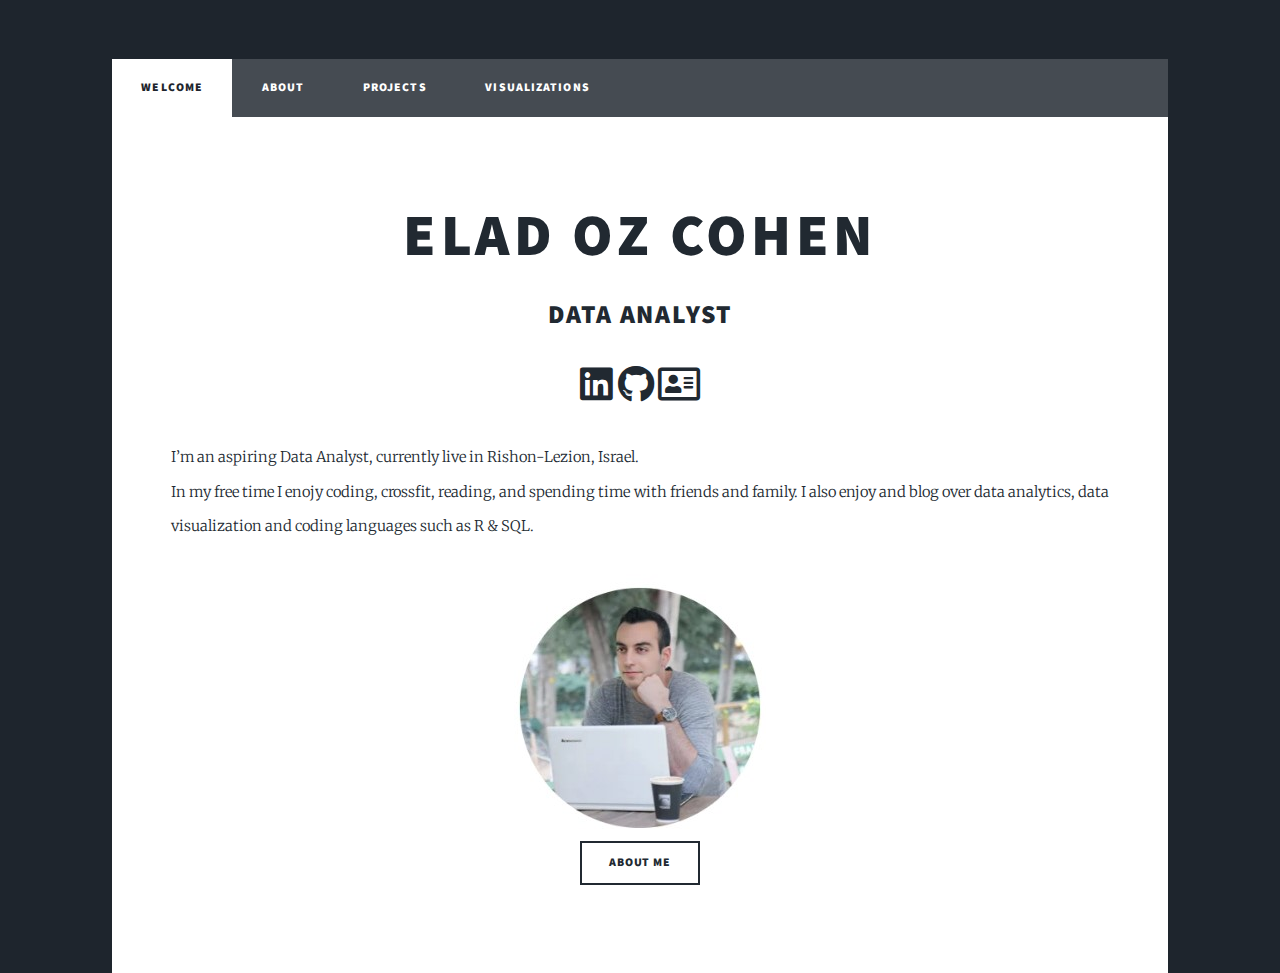
<file: index.html>
<!DOCTYPE HTML>
<!--
	TO CHANGE THE SIZE OF MY ICONS, GO TO THE: "main.css" file and tinger with the following parameter:
			ul.icons li .icon:before {
				width: 2.25rem;
				height: 2.25rem;
-->
<html>
	<head>
		<title> Welcome | Personal Website of Elad Oz Cohen, Data Analyst.</title>
		<meta charset="utf-8" />
		<meta name="viewport" content="width=device-width, initial-scale=1, user-scalable=no" />
		<link rel="stylesheet" href="assets/css/main.css" />
		<noscript><link rel="stylesheet" href="assets/css/noscript.css" /></noscript>
	</head>
	<body class="is-preload">

		<!-- Wrapper -->  
			

				<!-- Header -->
					<header id="header">
					</header>



					
				<!-- Nav --> <!-- THIS IS THE TABS AT THE TOP-RIGHT -->
					<nav id="nav">
						<ul class="links">
							<li class="active"><a href="index.html">Welcome</a></li>
							<li><a href="About.html">About</a></li>
							<li><a href="Projects.html">Projects</a></li>
							<li><a href="Visualizations.html">Visualizations</a></li>
							<!-- <li><a href="Publications.html">Publications</a></li> -->
						</ul>


						
					</nav>

				<!-- Main -->
					<div id="main">

						<!-- Featured Post -->
							<article class="post featured">
								
								
								<header class="main">
									<h1><a href="#">Elad Oz Cohen</a></h1>
								</header>



								<header class="main">	
									<h2><a> Data Analyst</a></h2>
								</header>



								<ul class="icons"> <!-- THIS IS THE SOCIAL MEDIA ICONS AND CV ON THE TOP-LEFT-->
									<li>
									  <a href="https://www.linkedin.com/in/elad-oz-cohen/" class="icon brands fa-linkedin">
										<span class="label">linkedin</span>
									  </a>
									  <a href="https://github.com/EladOzCohen" class="icon brands fa-github">
										<span class="label">GitHub</span>
									  </a> 
									  <a href="images/EladOzCohenCV.pdf" class="icon web fa-address-card"> 
										<span class="icon"></span>
									  </a>
									</li>
								  </ul>
								 

									<p> I’m an aspiring Data Analyst, currently live in Rishon-Lezion, Israel.<br>
									   In my free time I enojy coding, crossfit, reading, and spending time with friends and family.
									   I also enjoy and blog over data analytics, data visualization and coding languages such as R & SQL.
    								</p>
								</header>
								<a href="" class="image"><img src="images/profile_corruped.jpg" alt="" /></a>
								<ul class="actions special">
									<li><a href="About.html" class="button medium">About Me</a></li>
								</ul>
							</article>






		<!-- Scripts -->
			<script src="assets/js/jquery.min.js"></script>
			<script src="assets/js/jquery.scrollex.min.js"></script>
			<script src="assets/js/jquery.scrolly.min.js"></script>
			<script src="assets/js/browser.min.js"></script>
			<script src="assets/js/breakpoints.min.js"></script>
			<script src="assets/js/util.js"></script>
			<script src="assets/js/main.js"></script>

	</body>
</html>
</file>
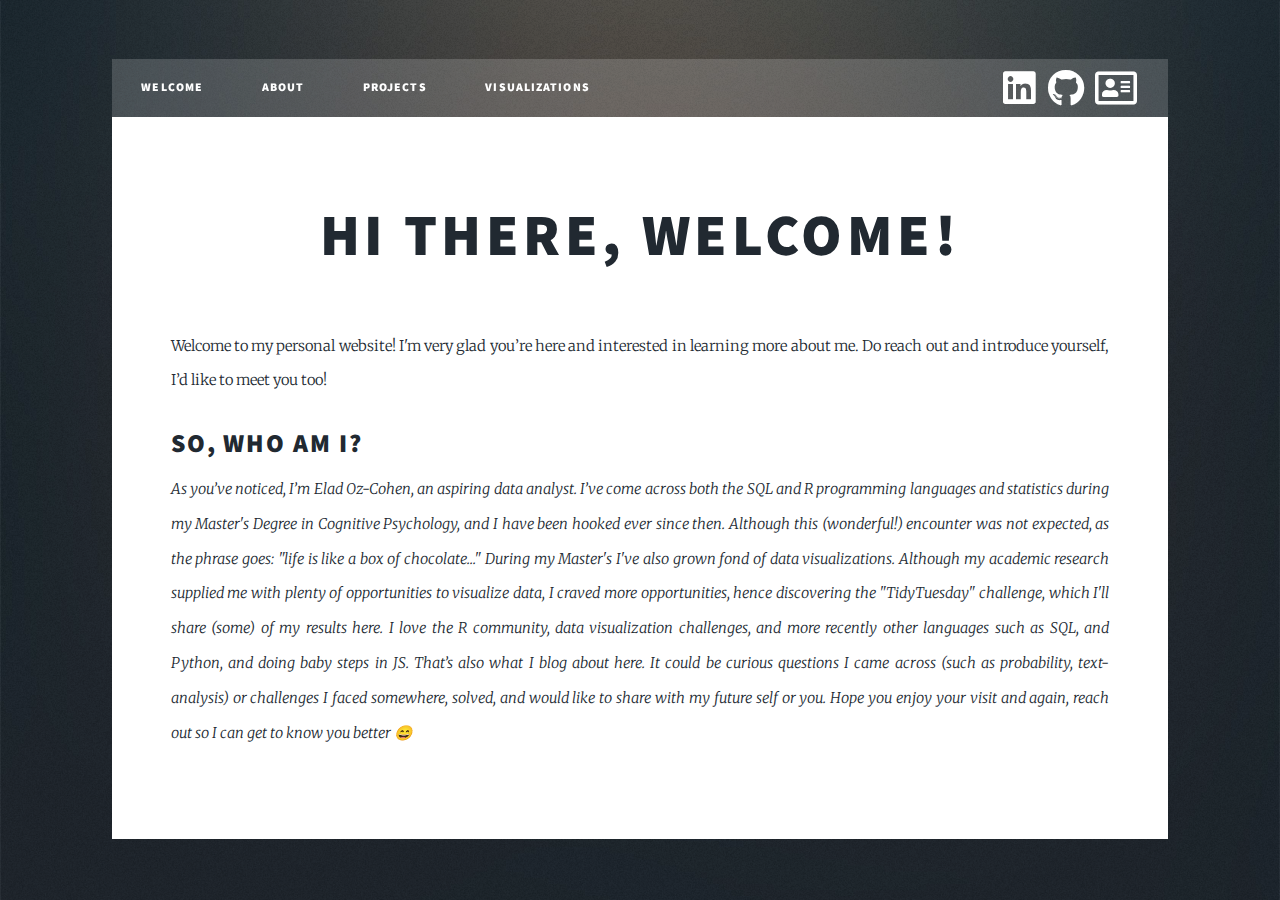
<file: About.html>
<!DOCTYPE HTML>
<!--
	Massively by HTML5 UP
	html5up.net | @ajlkn
	Free for personal and commercial use under the CCA 3.0 license (html5up.net/license)
-->
<html>
	<head>
		<title>Elements Reference - Massively by HTML5 UP</title>
		<meta charset="utf-8" />
		<meta name="viewport" content="width=device-width, initial-scale=1, user-scalable=no" />
		<link rel="stylesheet" href="assets/css/main.css" />
		<noscript><link rel="stylesheet" href="assets/css/noscript.css" /></noscript>
	</head>
	<body class="is-preload">


		<!-- Wrapper -->
		<div id="wrapper">

			<!-- Header -->
			<header id="header">
			</header>



				<!-- Nav -->
				<nav id="nav">
					<ul class="links">
						<li><a href="index.html">Welcome</a></li>
						<li><class="active"><a href="About.html">About</a></li>
						<li><a href="Projects.html">Projects</a></li>
						<li><a href="Visualizations.html">Visualizations</a></li>
						<!-- <li><a href="Publications.html">Publications</a></li> -->
						
					</ul>
					<ul class="icons"> <!-- THIS IS THE SOCIAL MEDIA ICONS AND CV ON THE TOP-LEFT-->
						<li><a href="https://www.linkedin.com/in/elad-oz-cohen/" class="icon brands fa-linkedin"><span class="label"></span></a></li>
						<li><a href="https://github.com/EladOzCohen" class="icon brands fa-github "></a><span class="label"></span></a></li>
						<li><a href="images/EladOzCohenCV.pdf" class="icon web fa-address-card"></a><span class="label"></span></a></li>
					</ul>
				</nav>



				<!-- Main -->
					<div id="main">

						<!-- Post -->
							<section class="post">
								<header class="major">
									<h2>Hi There, Welcome!</h2>
								</header>
								<p>Welcome to my personal website! I'm very glad you’re here and interested in learning more about me. Do reach out and introduce yourself, I’d like to meet you too!</p>









		<!-- About Me --> 


								<header>
									<h2> So, who am i?</h2>
									<p>								
										As you’ve noticed, I’m Elad Oz-Cohen, an aspiring data analyst. I’ve come across both the SQL and R programming languages and statistics during my Master's Degree in Cognitive Psychology,
										 and I have been hooked ever since then. Although this (wonderful!) encounter was not expected, as the phrase goes: "life is like a box of chocolate..."
										During my Master's I've also grown fond of data visualizations. Although my academic research supplied me with plenty of opportunities to visualize data, I craved more opportunities,
										 hence discovering the "TidyTuesday" challenge, which I'll share (some) of my results here. I love the R community, data visualization challenges, 
										 and more recently other languages such as SQL, and Python, and doing baby steps in JS.
										
										That’s also what I blog about here. It could be curious questions I came across (such as probability, text-analysis) or challenges I faced somewhere, solved, 
										and would like to share with my future self or you.
										
										Hope you enjoy your visit and again, reach out so I can get to know you better 😄
									</p>
						</body>
				</div>






		<!-- Scripts -->
		<script src="assets/js/jquery.min.js"></script>
		<script src="assets/js/jquery.scrollex.min.js"></script>
		<script src="assets/js/jquery.scrolly.min.js"></script>
		<script src="assets/js/browser.min.js"></script>
		<script src="assets/js/breakpoints.min.js"></script>
		<script src="assets/js/util.js"></script>
		<script src="assets/js/main.js"></script>

</body>
</html>
</file>
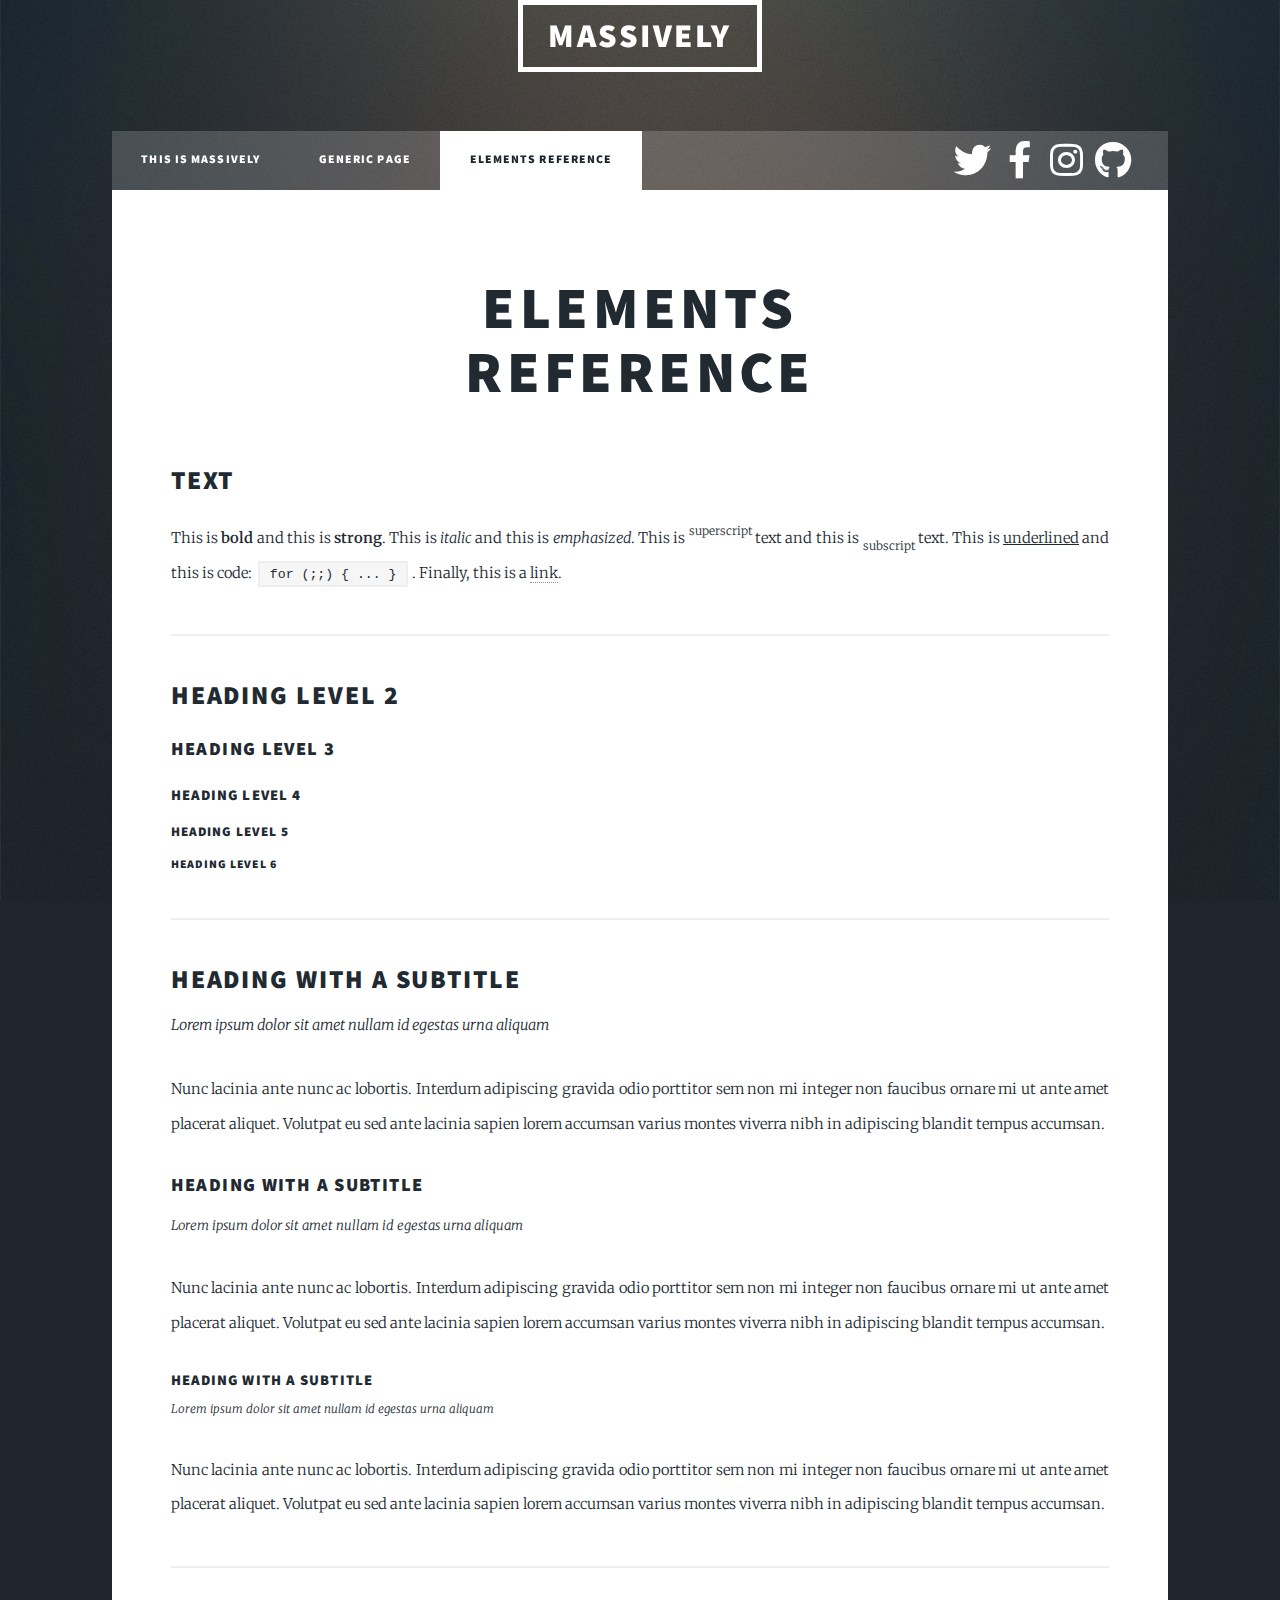
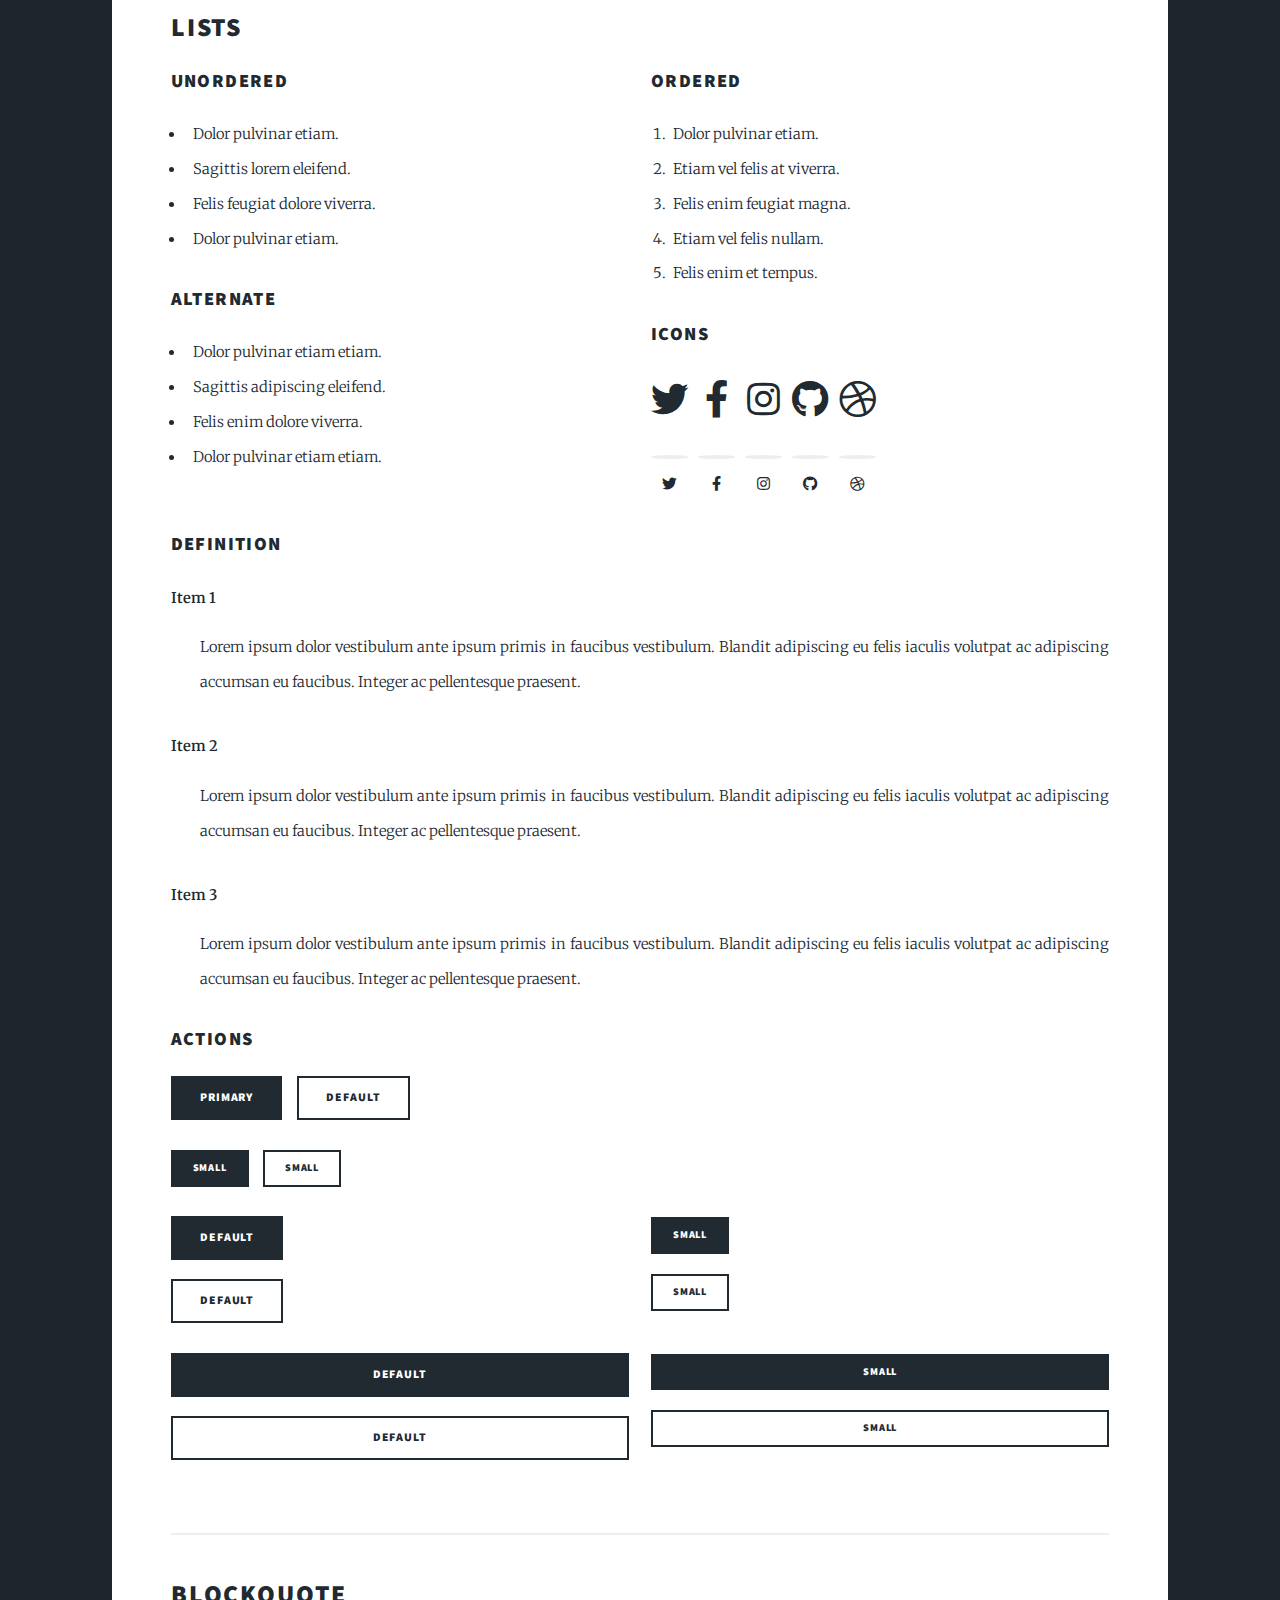
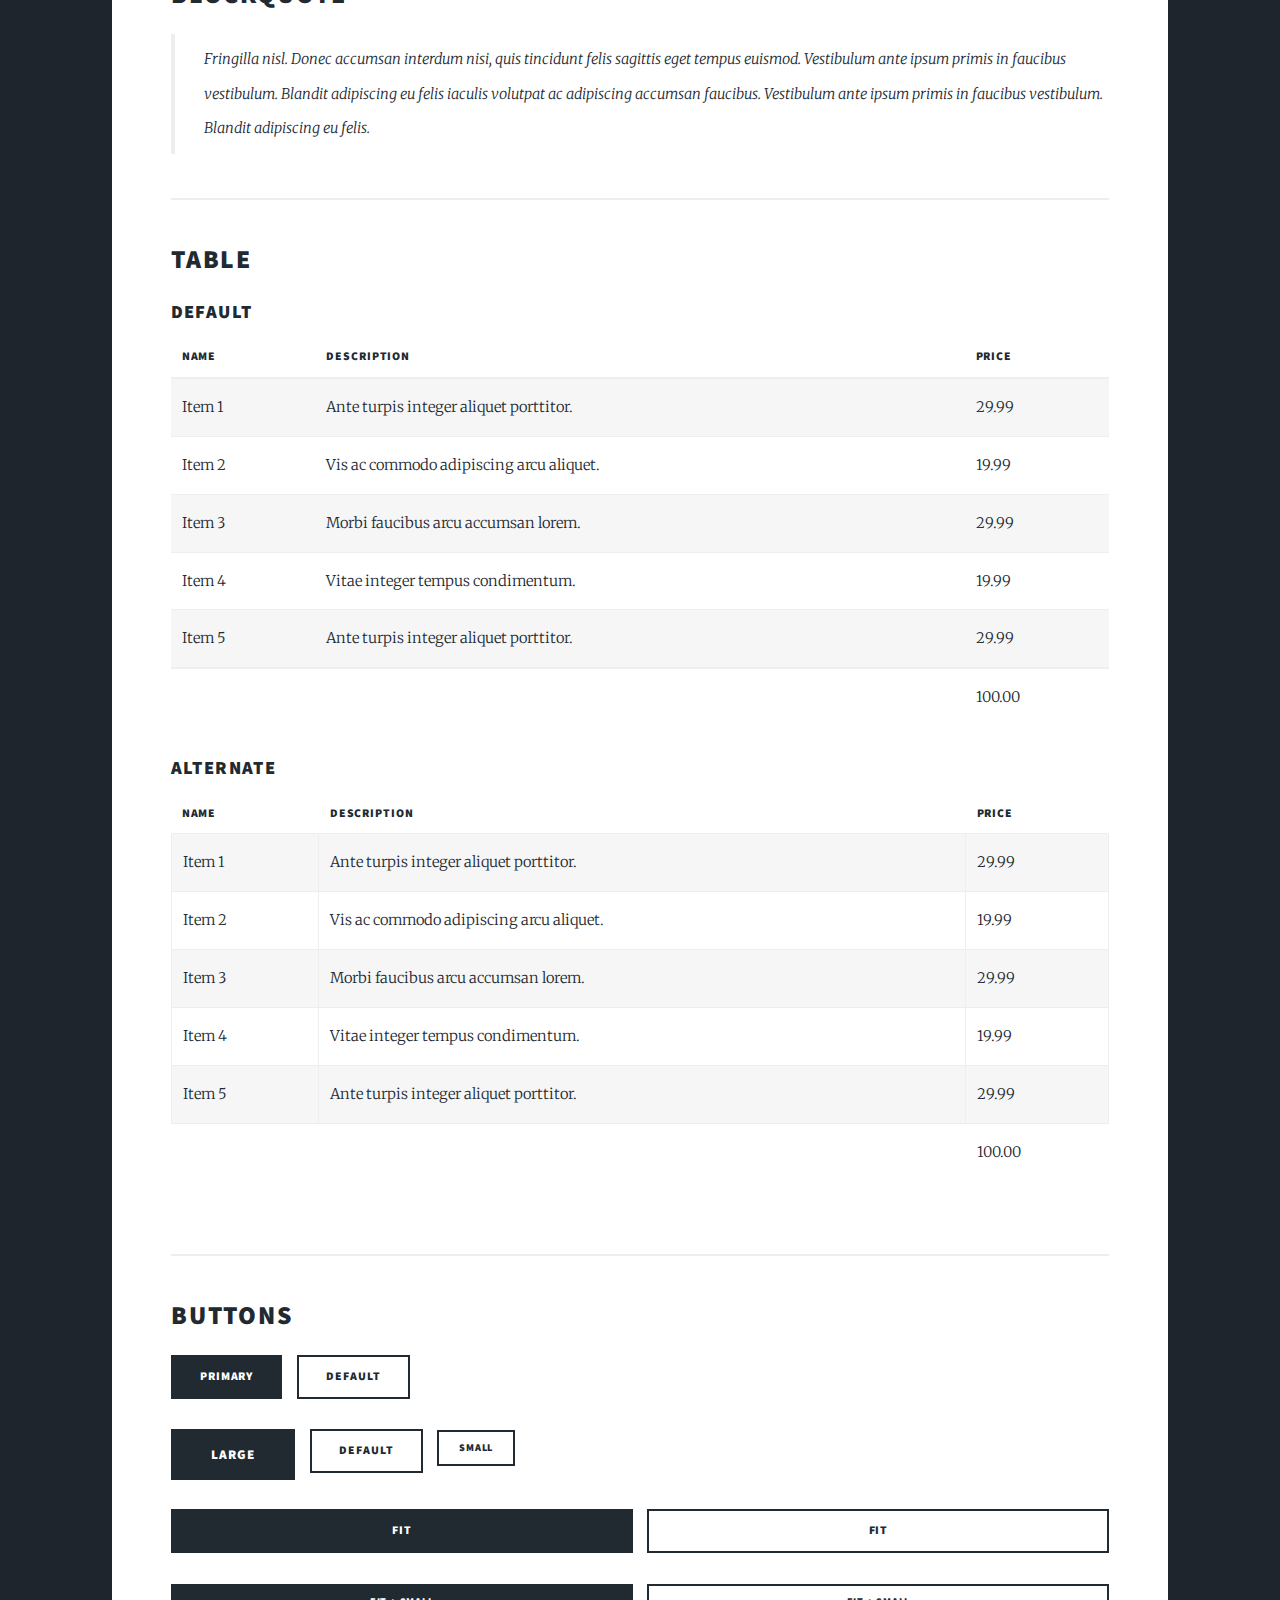
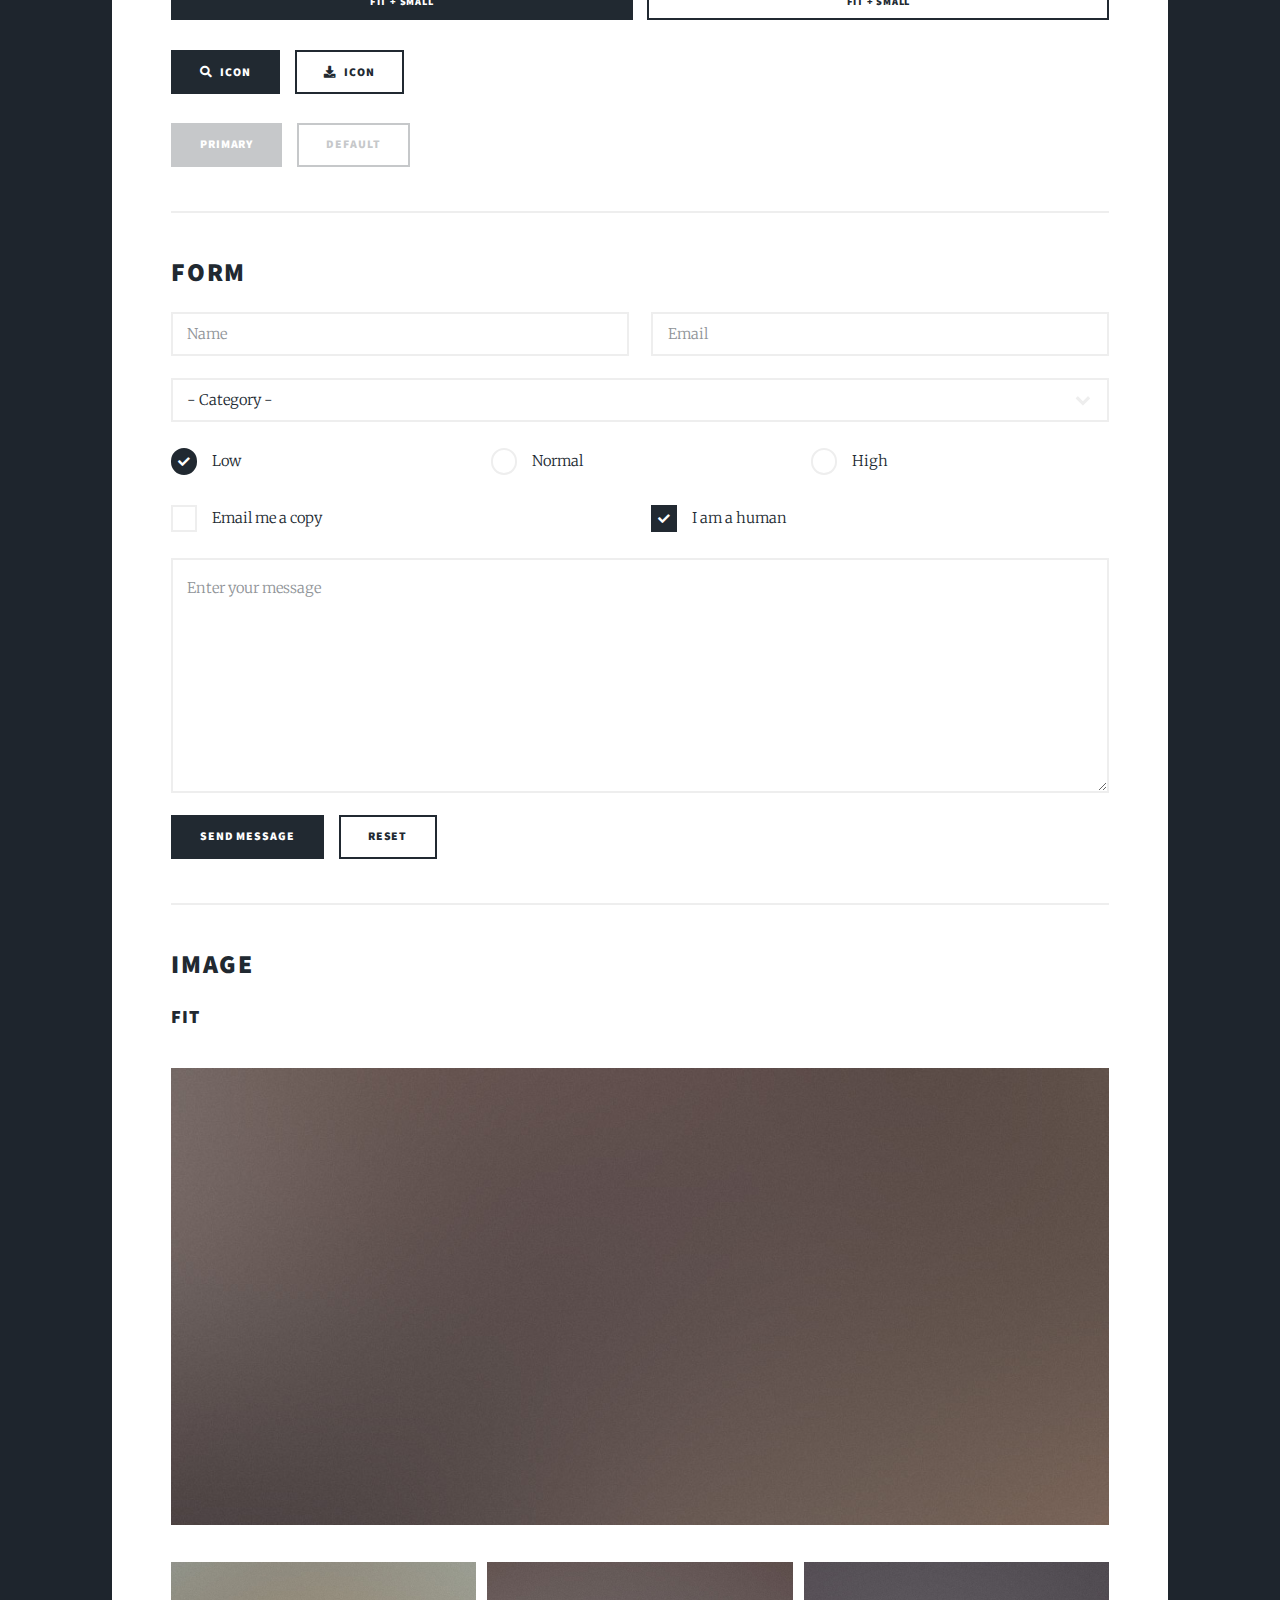
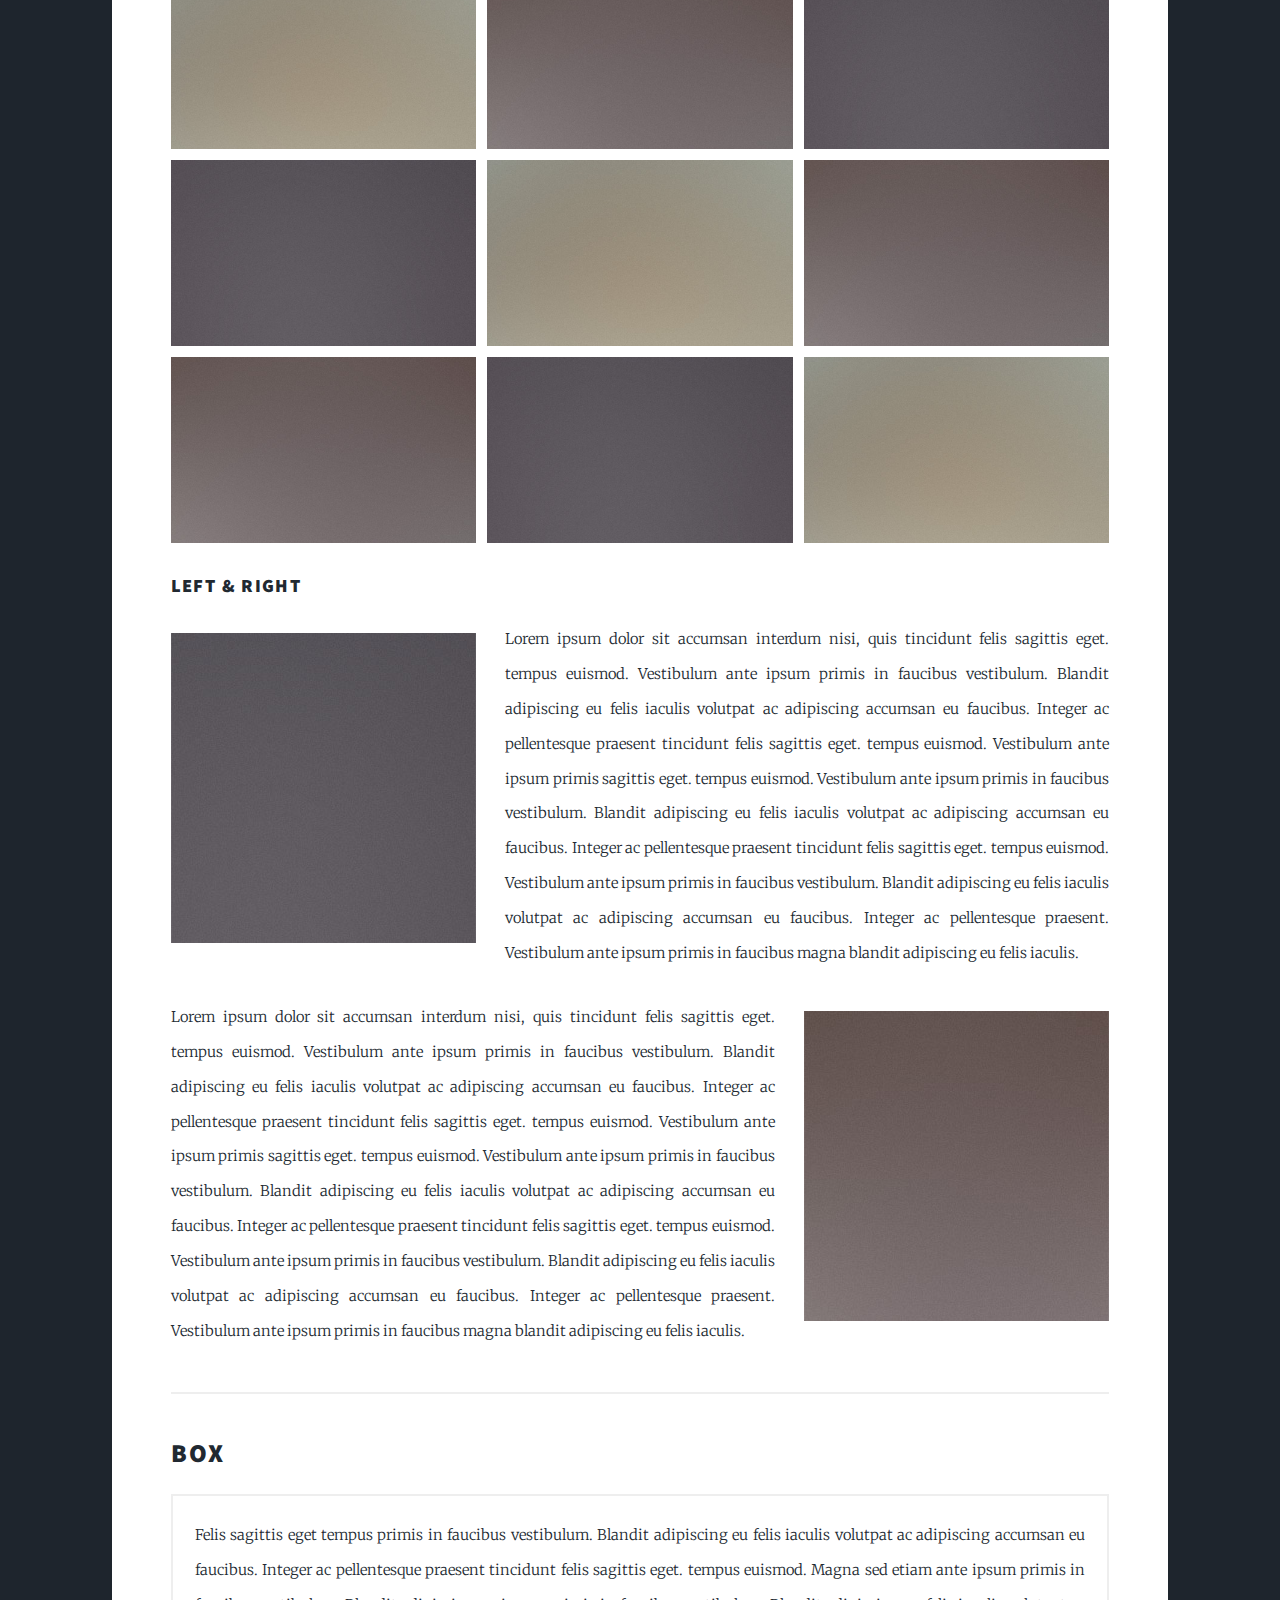
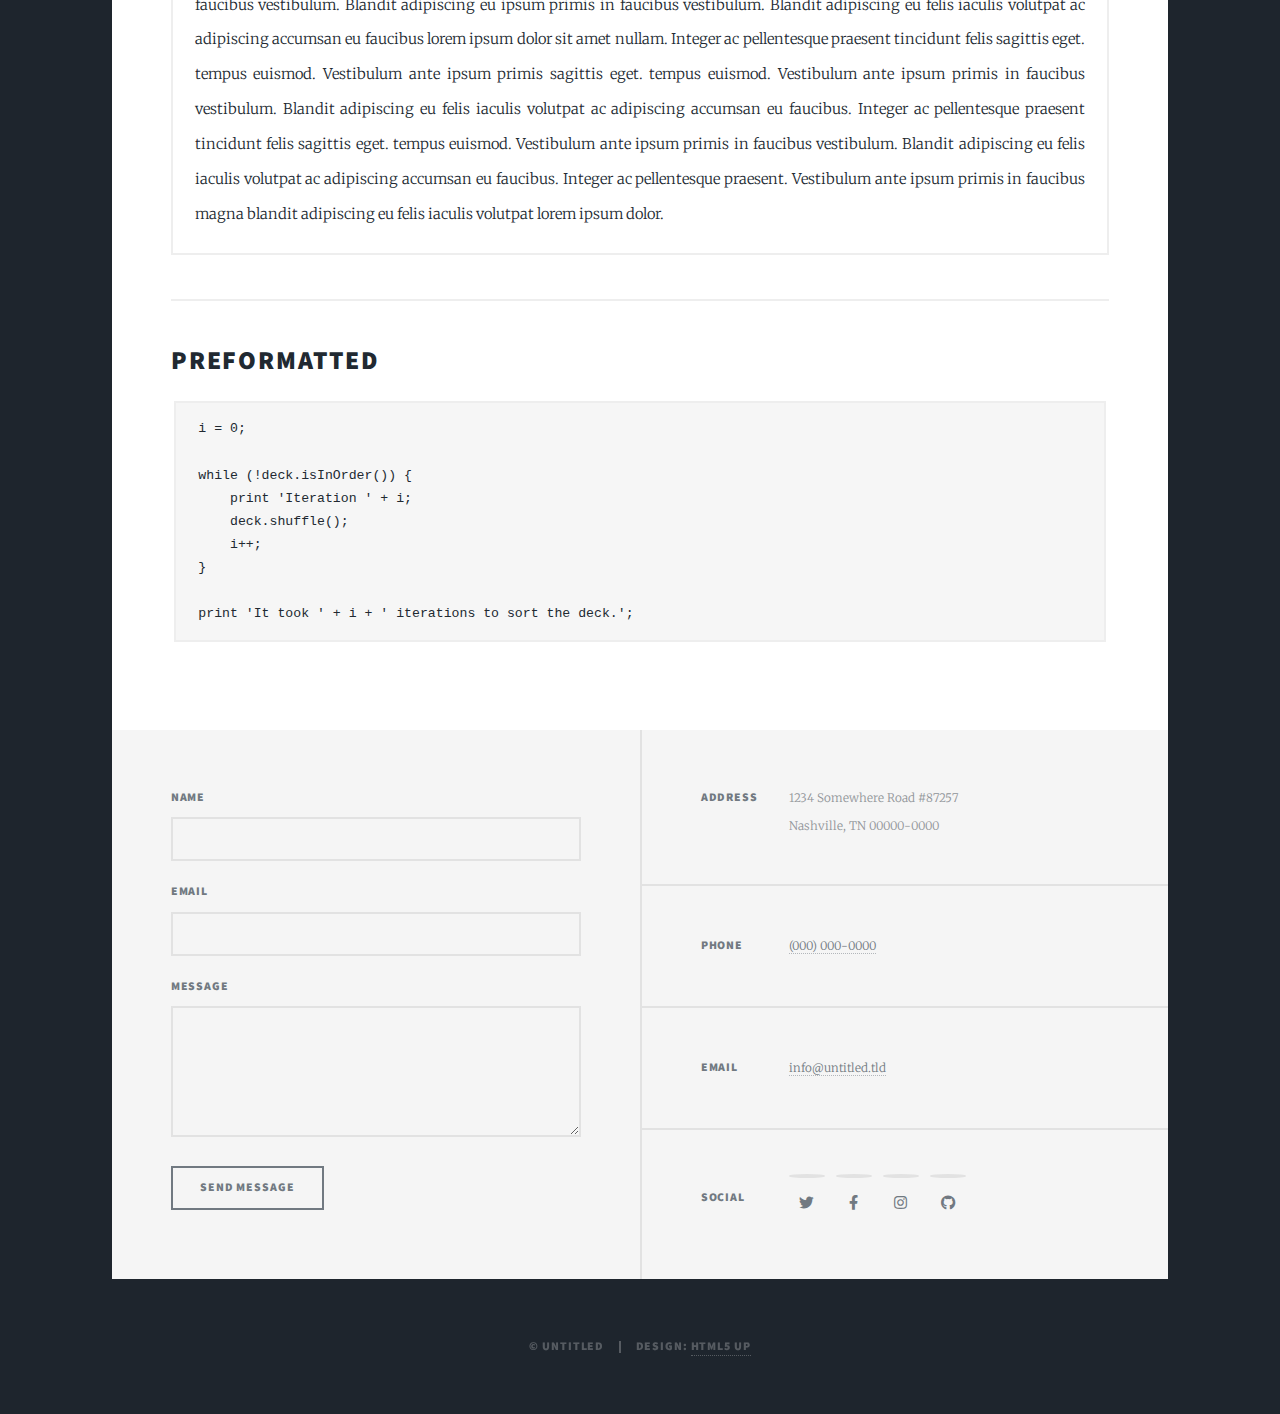
<file: elements.html>
<!DOCTYPE HTML>
<!--
	Massively by HTML5 UP
	html5up.net | @ajlkn
	Free for personal and commercial use under the CCA 3.0 license (html5up.net/license)
-->
<html>
	<head>
		<title>Elements Reference - Massively by HTML5 UP</title>
		<meta charset="utf-8" />
		<meta name="viewport" content="width=device-width, initial-scale=1, user-scalable=no" />
		<link rel="stylesheet" href="assets/css/main.css" />
		<noscript><link rel="stylesheet" href="assets/css/noscript.css" /></noscript>
	</head>
	<body class="is-preload">

		<!-- Wrapper -->
			<div id="wrapper">

				<!-- Header -->
					<header id="header">
						<a href="index.html" class="logo">Massively</a>
					</header>

				<!-- Nav -->
					<nav id="nav">
						<ul class="links">
							<li><a href="index.html">This is Massively</a></li>
							<li><a href="generic.html">Generic Page</a></li>
							<li class="active"><a href="elements.html">Elements Reference</a></li>
						</ul>
						<ul class="icons">
							<li><a href="#" class="icon brands fa-twitter"><span class="label">Twitter</span></a></li>
							<li><a href="#" class="icon brands fa-facebook-f"><span class="label">Facebook</span></a></li>
							<li><a href="#" class="icon brands fa-instagram"><span class="label">Instagram</span></a></li>
							<li><a href="#" class="icon brands fa-github"><span class="label">GitHub</span></a></li>
						</ul>
					</nav>

				<!-- Main -->
					<div id="main">

						<!-- Post -->
							<section class="post">
								<header class="major">
									<h1>Elements<br />
									Reference</h1>
								</header>

								<!-- Text stuff -->
									<h2>Text</h2>
									<p>This is <b>bold</b> and this is <strong>strong</strong>. This is <i>italic</i> and this is <em>emphasized</em>.
									This is <sup>superscript</sup> text and this is <sub>subscript</sub> text.
									This is <u>underlined</u> and this is code: <code>for (;;) { ... }</code>.
									Finally, this is a <a href="#">link</a>.</p>
									<hr />
									<h2>Heading Level 2</h2>
									<h3>Heading Level 3</h3>
									<h4>Heading Level 4</h4>
									<h5>Heading Level 5</h5>
									<h6>Heading Level 6</h6>
									<hr />
									<header>
										<h2>Heading with a Subtitle</h2>
										<p>Lorem ipsum dolor sit amet nullam id egestas urna aliquam</p>
									</header>
									<p>Nunc lacinia ante nunc ac lobortis. Interdum adipiscing gravida odio porttitor sem non mi integer non faucibus ornare mi ut ante amet placerat aliquet. Volutpat eu sed ante lacinia sapien lorem accumsan varius montes viverra nibh in adipiscing blandit tempus accumsan.</p>
									<header>
										<h3>Heading with a Subtitle</h3>
										<p>Lorem ipsum dolor sit amet nullam id egestas urna aliquam</p>
									</header>
									<p>Nunc lacinia ante nunc ac lobortis. Interdum adipiscing gravida odio porttitor sem non mi integer non faucibus ornare mi ut ante amet placerat aliquet. Volutpat eu sed ante lacinia sapien lorem accumsan varius montes viverra nibh in adipiscing blandit tempus accumsan.</p>
									<header>
										<h4>Heading with a Subtitle</h4>
										<p>Lorem ipsum dolor sit amet nullam id egestas urna aliquam</p>
									</header>
									<p>Nunc lacinia ante nunc ac lobortis. Interdum adipiscing gravida odio porttitor sem non mi integer non faucibus ornare mi ut ante amet placerat aliquet. Volutpat eu sed ante lacinia sapien lorem accumsan varius montes viverra nibh in adipiscing blandit tempus accumsan.</p>

									<hr />

								<!-- Lists -->
									<h2>Lists</h2>
									<div class="row">
										<div class="col-6 col-12-small">

											<h3>Unordered</h3>
											<ul>
												<li>Dolor pulvinar etiam.</li>
												<li>Sagittis lorem eleifend.</li>
												<li>Felis feugiat dolore viverra.</li>
												<li>Dolor pulvinar etiam.</li>
											</ul>

											<h3>Alternate</h3>
											<ul class="alt">
												<li>Dolor pulvinar etiam etiam.</li>
												<li>Sagittis adipiscing eleifend.</li>
												<li>Felis enim dolore viverra.</li>
												<li>Dolor pulvinar etiam etiam.</li>
											</ul>

										</div>
										<div class="col-6 col-12-small">

											<h3>Ordered</h3>
											<ol>
												<li>Dolor pulvinar etiam.</li>
												<li>Etiam vel felis at viverra.</li>
												<li>Felis enim feugiat magna.</li>
												<li>Etiam vel felis nullam.</li>
												<li>Felis enim et tempus.</li>
											</ol>

											<h3>Icons</h3>
											<ul class="icons">
												<li><a href="#" class="icon brands fa-twitter"><span class="label">Twitter</span></a></li>
												<li><a href="#" class="icon brands fa-facebook-f"><span class="label">Facebook</span></a></li>
												<li><a href="#" class="icon brands fa-instagram"><span class="label">Instagram</span></a></li>
												<li><a href="#" class="icon brands fa-github"><span class="label">Github</span></a></li>
												<li><a href="#" class="icon brands fa-dribbble"><span class="label">Dribbble</span></a></li>
											</ul>
											<ul class="icons alt">
												<li><a href="#" class="icon brands alt fa-twitter"><span class="label">Twitter</span></a></li>
												<li><a href="#" class="icon brands alt fa-facebook-f"><span class="label">Facebook</span></a></li>
												<li><a href="#" class="icon brands alt fa-instagram"><span class="label">Instagram</span></a></li>
												<li><a href="#" class="icon brands alt fa-github"><span class="label">Github</span></a></li>
												<li><a href="#" class="icon brands alt fa-dribbble"><span class="label">Dribbble</span></a></li>
											</ul>

										</div>
									</div>
									<h3>Definition</h3>
									<dl>
										<dt>Item 1</dt>
										<dd>
											<p>Lorem ipsum dolor vestibulum ante ipsum primis in faucibus vestibulum. Blandit adipiscing eu felis iaculis volutpat ac adipiscing accumsan eu faucibus. Integer ac pellentesque praesent.</p>
										</dd>
										<dt>Item 2</dt>
										<dd>
											<p>Lorem ipsum dolor vestibulum ante ipsum primis in faucibus vestibulum. Blandit adipiscing eu felis iaculis volutpat ac adipiscing accumsan eu faucibus. Integer ac pellentesque praesent.</p>
										</dd>
										<dt>Item 3</dt>
										<dd>
											<p>Lorem ipsum dolor vestibulum ante ipsum primis in faucibus vestibulum. Blandit adipiscing eu felis iaculis volutpat ac adipiscing accumsan eu faucibus. Integer ac pellentesque praesent.</p>
										</dd>
									</dl>

									<h3>Actions</h3>
									<ul class="actions">
										<li><a href="#" class="button primary">Primary</a></li>
										<li><a href="#" class="button">Default</a></li>
									</ul>
									<ul class="actions small">
										<li><a href="#" class="button primary small">Small</a></li>
										<li><a href="#" class="button small">Small</a></li>
									</ul>
									<div class="row">
										<div class="col-6 col-12-small">
											<ul class="actions stacked">
												<li><a href="#" class="button primary">Default</a></li>
												<li><a href="#" class="button">Default</a></li>
											</ul>
										</div>
										<div class="col-6 col-12-small">
											<ul class="actions stacked">
												<li><a href="#" class="button primary small">Small</a></li>
												<li><a href="#" class="button small">Small</a></li>
											</ul>
										</div>
									</div>
									<div class="row">
										<div class="col-6 col-12-small">
											<ul class="actions stacked">
												<li><a href="#" class="button primary fit">Default</a></li>
												<li><a href="#" class="button fit">Default</a></li>
											</ul>
										</div>
										<div class="col-6 col-12-small">
											<ul class="actions stacked">
												<li><a href="#" class="button primary small fit">Small</a></li>
												<li><a href="#" class="button small fit">Small</a></li>
											</ul>
										</div>
									</div>

									<hr />

								<!-- Blockquote -->
									<h2>Blockquote</h2>
									<blockquote>Fringilla nisl. Donec accumsan interdum nisi, quis tincidunt felis sagittis eget tempus euismod. Vestibulum ante ipsum primis in faucibus vestibulum. Blandit adipiscing eu felis iaculis volutpat ac adipiscing accumsan faucibus. Vestibulum ante ipsum primis in faucibus vestibulum. Blandit adipiscing eu felis.</blockquote>

									<hr />

								<!-- Table -->
									<h2>Table</h2>

									<h3>Default</h3>
									<div class="table-wrapper">
										<table>
											<thead>
												<tr>
													<th>Name</th>
													<th>Description</th>
													<th>Price</th>
												</tr>
											</thead>
											<tbody>
												<tr>
													<td>Item 1</td>
													<td>Ante turpis integer aliquet porttitor.</td>
													<td>29.99</td>
												</tr>
												<tr>
													<td>Item 2</td>
													<td>Vis ac commodo adipiscing arcu aliquet.</td>
													<td>19.99</td>
												</tr>
												<tr>
													<td>Item 3</td>
													<td> Morbi faucibus arcu accumsan lorem.</td>
													<td>29.99</td>
												</tr>
												<tr>
													<td>Item 4</td>
													<td>Vitae integer tempus condimentum.</td>
													<td>19.99</td>
												</tr>
												<tr>
													<td>Item 5</td>
													<td>Ante turpis integer aliquet porttitor.</td>
													<td>29.99</td>
												</tr>
											</tbody>
											<tfoot>
												<tr>
													<td colspan="2"></td>
													<td>100.00</td>
												</tr>
											</tfoot>
										</table>
									</div>

									<h3>Alternate</h3>
									<div class="table-wrapper">
										<table class="alt">
											<thead>
												<tr>
													<th>Name</th>
													<th>Description</th>
													<th>Price</th>
												</tr>
											</thead>
											<tbody>
												<tr>
													<td>Item 1</td>
													<td>Ante turpis integer aliquet porttitor.</td>
													<td>29.99</td>
												</tr>
												<tr>
													<td>Item 2</td>
													<td>Vis ac commodo adipiscing arcu aliquet.</td>
													<td>19.99</td>
												</tr>
												<tr>
													<td>Item 3</td>
													<td> Morbi faucibus arcu accumsan lorem.</td>
													<td>29.99</td>
												</tr>
												<tr>
													<td>Item 4</td>
													<td>Vitae integer tempus condimentum.</td>
													<td>19.99</td>
												</tr>
												<tr>
													<td>Item 5</td>
													<td>Ante turpis integer aliquet porttitor.</td>
													<td>29.99</td>
												</tr>
											</tbody>
											<tfoot>
												<tr>
													<td colspan="2"></td>
													<td>100.00</td>
												</tr>
											</tfoot>
										</table>
									</div>

									<hr />

								<!-- Buttons -->
									<h2>Buttons</h2>
									<ul class="actions">
										<li><a href="#" class="button primary">Primary</a></li>
										<li><a href="#" class="button">Default</a></li>
									</ul>
									<ul class="actions">
										<li><a href="#" class="button primary large">Large</a></li>
										<li><a href="#" class="button">Default</a></li>
										<li><a href="#" class="button small">Small</a></li>
									</ul>
									<ul class="actions fit">
										<li><a href="#" class="button primary fit">Fit</a></li>
										<li><a href="#" class="button fit">Fit</a></li>
									</ul>
									<ul class="actions fit small">
										<li><a href="#" class="button primary fit small">Fit + Small</a></li>
										<li><a href="#" class="button fit small">Fit + Small</a></li>
									</ul>
									<ul class="actions">
										<li><a href="#" class="button primary icon solid fa-search">Icon</a></li>
										<li><a href="#" class="button icon solid fa-download">Icon</a></li>
									</ul>
									<ul class="actions">
										<li><span class="button primary disabled">Primary</span></li>
										<li><span class="button disabled">Default</span></li>
									</ul>

									<hr />

								<!-- Form -->
									<h2>Form</h2>

									<form method="post" action="#">
										<div class="row gtr-uniform">
											<div class="col-6 col-12-xsmall">
												<input type="text" name="demo-name" id="demo-name" value="" placeholder="Name" />
											</div>
											<div class="col-6 col-12-xsmall">
												<input type="email" name="demo-email" id="demo-email" value="" placeholder="Email" />
											</div>
											<!-- Break -->
											<div class="col-12">
												<select name="demo-category" id="demo-category">
													<option value="">- Category -</option>
													<option value="1">Manufacturing</option>
													<option value="1">Shipping</option>
													<option value="1">Administration</option>
													<option value="1">Human Resources</option>
												</select>
											</div>
											<!-- Break -->
											<div class="col-4 col-12-small">
												<input type="radio" id="demo-priority-low" name="demo-priority" checked>
												<label for="demo-priority-low">Low</label>
											</div>
											<div class="col-4 col-12-small">
												<input type="radio" id="demo-priority-normal" name="demo-priority">
												<label for="demo-priority-normal">Normal</label>
											</div>
											<div class="col-4 col-12-small">
												<input type="radio" id="demo-priority-high" name="demo-priority">
												<label for="demo-priority-high">High</label>
											</div>
											<!-- Break -->
											<div class="col-6 col-12-small">
												<input type="checkbox" id="demo-copy" name="demo-copy">
												<label for="demo-copy">Email me a copy</label>
											</div>
											<div class="col-6 col-12-small">
												<input type="checkbox" id="demo-human" name="demo-human" checked>
												<label for="demo-human">I am a human</label>
											</div>
											<!-- Break -->
											<div class="col-12">
												<textarea name="demo-message" id="demo-message" placeholder="Enter your message" rows="6"></textarea>
											</div>
											<!-- Break -->
											<div class="col-12">
												<ul class="actions">
													<li><input type="submit" value="Send Message" class="primary" /></li>
													<li><input type="reset" value="Reset" /></li>
												</ul>
											</div>
										</div>
									</form>

									<hr />

								<!-- Image -->
									<h2>Image</h2>

									<h3>Fit</h3>
									<span class="image fit"><img src="images/pic01.jpg" alt="" /></span>
									<div class="box alt">
										<div class="row gtr-50 gtr-uniform">
											<div class="col-4"><span class="image fit"><img src="images/pic02.jpg" alt="" /></span></div>
											<div class="col-4"><span class="image fit"><img src="images/pic03.jpg" alt="" /></span></div>
											<div class="col-4"><span class="image fit"><img src="images/pic04.jpg" alt="" /></span></div>
											<!-- Break -->
											<div class="col-4"><span class="image fit"><img src="images/pic04.jpg" alt="" /></span></div>
											<div class="col-4"><span class="image fit"><img src="images/pic02.jpg" alt="" /></span></div>
											<div class="col-4"><span class="image fit"><img src="images/pic03.jpg" alt="" /></span></div>
											<!-- Break -->
											<div class="col-4"><span class="image fit"><img src="images/pic03.jpg" alt="" /></span></div>
											<div class="col-4"><span class="image fit"><img src="images/pic04.jpg" alt="" /></span></div>
											<div class="col-4"><span class="image fit"><img src="images/pic02.jpg" alt="" /></span></div>
										</div>
									</div>

									<h3>Left &amp; Right</h3>
									<p><span class="image left"><img src="images/pic08.jpg" alt="" /></span>Lorem ipsum dolor sit accumsan interdum nisi, quis tincidunt felis sagittis eget. tempus euismod. Vestibulum ante ipsum primis in faucibus vestibulum. Blandit adipiscing eu felis iaculis volutpat ac adipiscing accumsan eu faucibus. Integer ac pellentesque praesent tincidunt felis sagittis eget. tempus euismod. Vestibulum ante ipsum primis sagittis eget. tempus euismod. Vestibulum ante ipsum primis in faucibus vestibulum. Blandit adipiscing eu felis iaculis volutpat ac adipiscing accumsan eu faucibus. Integer ac pellentesque praesent tincidunt felis sagittis eget. tempus euismod. Vestibulum ante ipsum primis in faucibus vestibulum. Blandit adipiscing eu felis iaculis volutpat ac adipiscing accumsan eu faucibus. Integer ac pellentesque praesent. Vestibulum ante ipsum primis in faucibus magna blandit adipiscing eu felis iaculis.</p>
									<p><span class="image right"><img src="images/pic09.jpg" alt="" /></span>Lorem ipsum dolor sit accumsan interdum nisi, quis tincidunt felis sagittis eget. tempus euismod. Vestibulum ante ipsum primis in faucibus vestibulum. Blandit adipiscing eu felis iaculis volutpat ac adipiscing accumsan eu faucibus. Integer ac pellentesque praesent tincidunt felis sagittis eget. tempus euismod. Vestibulum ante ipsum primis sagittis eget. tempus euismod. Vestibulum ante ipsum primis in faucibus vestibulum. Blandit adipiscing eu felis iaculis volutpat ac adipiscing accumsan eu faucibus. Integer ac pellentesque praesent tincidunt felis sagittis eget. tempus euismod. Vestibulum ante ipsum primis in faucibus vestibulum. Blandit adipiscing eu felis iaculis volutpat ac adipiscing accumsan eu faucibus. Integer ac pellentesque praesent. Vestibulum ante ipsum primis in faucibus magna blandit adipiscing eu felis iaculis.</p>

									<hr />

								<!-- Box -->
									<h2>Box</h2>
									<div class="box">
										<p>Felis sagittis eget tempus primis in faucibus vestibulum. Blandit adipiscing eu felis iaculis volutpat ac adipiscing accumsan eu faucibus. Integer ac pellentesque praesent tincidunt felis sagittis eget. tempus euismod. Magna sed etiam ante ipsum primis in faucibus vestibulum. Blandit adipiscing eu ipsum primis in faucibus vestibulum. Blandit adipiscing eu felis iaculis volutpat ac adipiscing accumsan eu faucibus lorem ipsum dolor sit amet nullam. Integer ac pellentesque praesent tincidunt felis sagittis eget. tempus euismod. Vestibulum ante ipsum primis sagittis eget. tempus euismod. Vestibulum ante ipsum primis in faucibus vestibulum. Blandit adipiscing eu felis iaculis volutpat ac adipiscing accumsan eu faucibus. Integer ac pellentesque praesent tincidunt felis sagittis eget. tempus euismod. Vestibulum ante ipsum primis in faucibus vestibulum. Blandit adipiscing eu felis iaculis volutpat ac adipiscing accumsan eu faucibus. Integer ac pellentesque praesent. Vestibulum ante ipsum primis in faucibus magna blandit adipiscing eu felis iaculis volutpat lorem ipsum dolor.</p>
									</div>

									<hr />

								<!-- Preformatted Code -->
									<h2>Preformatted</h2>
									<pre><code>i = 0;

while (!deck.isInOrder()) {
    print 'Iteration ' + i;
    deck.shuffle();
    i++;
}

print 'It took ' + i + ' iterations to sort the deck.';
</code></pre>

							</section>

					</div>

				<!-- Footer -->
					<footer id="footer">
						<section>
							<form method="post" action="#">
								<div class="fields">
									<div class="field">
										<label for="name">Name</label>
										<input type="text" name="name" id="name" />
									</div>
									<div class="field">
										<label for="email">Email</label>
										<input type="text" name="email" id="email" />
									</div>
									<div class="field">
										<label for="message">Message</label>
										<textarea name="message" id="message" rows="3"></textarea>
									</div>
								</div>
								<ul class="actions">
									<li><input type="submit" value="Send Message" /></li>
								</ul>
							</form>
						</section>
						<section class="split contact">
							<section class="alt">
								<h3>Address</h3>
								<p>1234 Somewhere Road #87257<br />
								Nashville, TN 00000-0000</p>
							</section>
							<section>
								<h3>Phone</h3>
								<p><a href="#">(000) 000-0000</a></p>
							</section>
							<section>
								<h3>Email</h3>
								<p><a href="#">info@untitled.tld</a></p>
							</section>
							<section>
								<h3>Social</h3>
								<ul class="icons alt">
									<li><a href="#" class="icon brands alt fa-twitter"><span class="label">Twitter</span></a></li>
									<li><a href="#" class="icon brands alt fa-facebook-f"><span class="label">Facebook</span></a></li>
									<li><a href="#" class="icon brands alt fa-instagram"><span class="label">Instagram</span></a></li>
									<li><a href="#" class="icon brands alt fa-github"><span class="label">GitHub</span></a></li>
								</ul>
							</section>
						</section>
					</footer>

				<!-- Copyright -->
					<div id="copyright">
						<ul><li>&copy; Untitled</li><li>Design: <a href="https://html5up.net">HTML5 UP</a></li></ul>
					</div>

			</div>

		<!-- Scripts -->
			<script src="assets/js/jquery.min.js"></script>
			<script src="assets/js/jquery.scrollex.min.js"></script>
			<script src="assets/js/jquery.scrolly.min.js"></script>
			<script src="assets/js/browser.min.js"></script>
			<script src="assets/js/breakpoints.min.js"></script>
			<script src="assets/js/util.js"></script>
			<script src="assets/js/main.js"></script>

	</body>
</html>
</file>
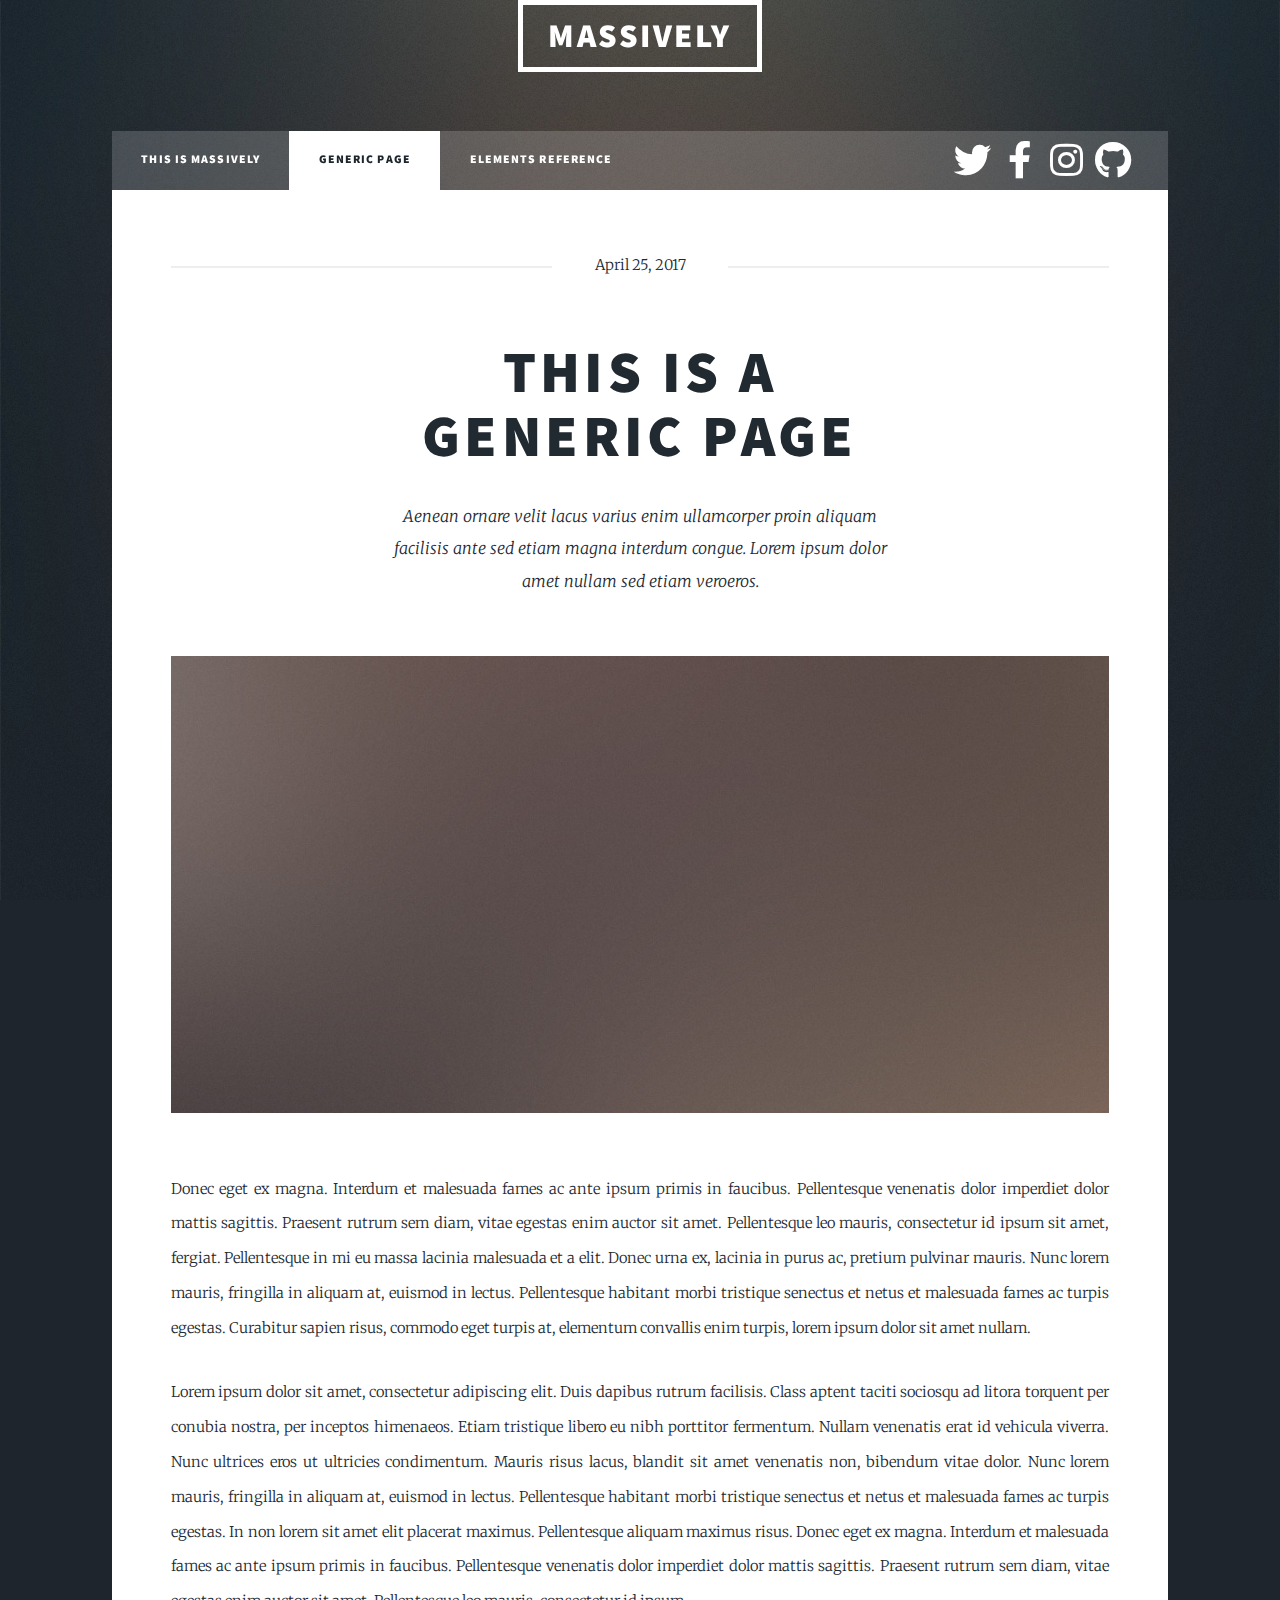
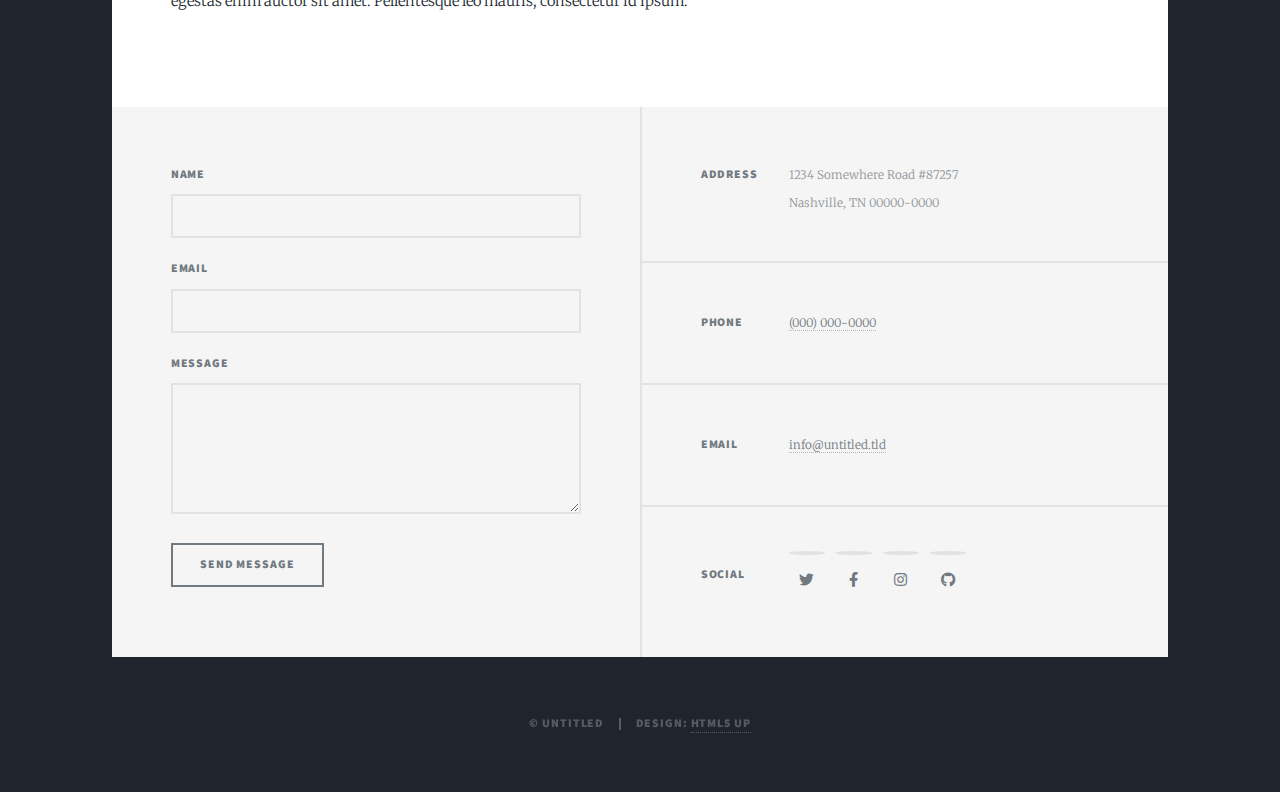
<file: generic.html>
<!DOCTYPE HTML>
<!--
	Massively by HTML5 UP
	html5up.net | @ajlkn
	Free for personal and commercial use under the CCA 3.0 license (html5up.net/license)
-->
<html>
	<head>
		<title>Generic Page - Massively by HTML5 UP</title>
		<meta charset="utf-8" />
		<meta name="viewport" content="width=device-width, initial-scale=1, user-scalable=no" />
		<link rel="stylesheet" href="assets/css/main.css" />
		<noscript><link rel="stylesheet" href="assets/css/noscript.css" /></noscript>
	</head>
	<body class="is-preload">

		<!-- Wrapper -->
			<div id="wrapper">

				<!-- Header -->
					<header id="header">
						<a href="index.html" class="logo">Massively</a>
					</header>

				<!-- Nav -->
					<nav id="nav">
						<ul class="links">
							<li><a href="index.html">This is Massively</a></li>
							<li class="active"><a href="generic.html">Generic Page</a></li>
							<li><a href="elements.html">Elements Reference</a></li>
						</ul>
						<ul class="icons">
							<li><a href="#" class="icon brands fa-twitter"><span class="label">Twitter</span></a></li>
							<li><a href="#" class="icon brands fa-facebook-f"><span class="label">Facebook</span></a></li>
							<li><a href="#" class="icon brands fa-instagram"><span class="label">Instagram</span></a></li>
							<li><a href="#" class="icon brands fa-github"><span class="label">GitHub</span></a></li>
						</ul>
					</nav>

				<!-- Main -->
					<div id="main">

						<!-- Post -->
							<section class="post">
								<header class="major">
									<span class="date">April 25, 2017</span>
									<h1>This is a<br />
									Generic Page</h1>
									<p>Aenean ornare velit lacus varius enim ullamcorper proin aliquam<br />
									facilisis ante sed etiam magna interdum congue. Lorem ipsum dolor<br />
									amet nullam sed etiam veroeros.</p>
								</header>
								<div class="image main"><img src="images/pic01.jpg" alt="" /></div>
								<p>Donec eget ex magna. Interdum et malesuada fames ac ante ipsum primis in faucibus. Pellentesque venenatis dolor imperdiet dolor mattis sagittis. Praesent rutrum sem diam, vitae egestas enim auctor sit amet. Pellentesque leo mauris, consectetur id ipsum sit amet, fergiat. Pellentesque in mi eu massa lacinia malesuada et a elit. Donec urna ex, lacinia in purus ac, pretium pulvinar mauris. Nunc lorem mauris, fringilla in aliquam at, euismod in lectus. Pellentesque habitant morbi tristique senectus et netus et malesuada fames ac turpis egestas. Curabitur sapien risus, commodo eget turpis at, elementum convallis enim turpis, lorem ipsum dolor sit amet nullam.</p>
								<p>Lorem ipsum dolor sit amet, consectetur adipiscing elit. Duis dapibus rutrum facilisis. Class aptent taciti sociosqu ad litora torquent per conubia nostra, per inceptos himenaeos. Etiam tristique libero eu nibh porttitor fermentum. Nullam venenatis erat id vehicula viverra. Nunc ultrices eros ut ultricies condimentum. Mauris risus lacus, blandit sit amet venenatis non, bibendum vitae dolor. Nunc lorem mauris, fringilla in aliquam at, euismod in lectus. Pellentesque habitant morbi tristique senectus et netus et malesuada fames ac turpis egestas. In non lorem sit amet elit placerat maximus. Pellentesque aliquam maximus risus. Donec eget ex magna. Interdum et malesuada fames ac ante ipsum primis in faucibus. Pellentesque venenatis dolor imperdiet dolor mattis sagittis. Praesent rutrum sem diam, vitae egestas enim auctor sit amet. Pellentesque leo mauris, consectetur id ipsum.</p>
							</section>

					</div>

				<!-- Footer -->
					<footer id="footer">
						<section>
							<form method="post" action="#">
								<div class="fields">
									<div class="field">
										<label for="name">Name</label>
										<input type="text" name="name" id="name" />
									</div>
									<div class="field">
										<label for="email">Email</label>
										<input type="text" name="email" id="email" />
									</div>
									<div class="field">
										<label for="message">Message</label>
										<textarea name="message" id="message" rows="3"></textarea>
									</div>
								</div>
								<ul class="actions">
									<li><input type="submit" value="Send Message" /></li>
								</ul>
							</form>
						</section>
						<section class="split contact">
							<section class="alt">
								<h3>Address</h3>
								<p>1234 Somewhere Road #87257<br />
								Nashville, TN 00000-0000</p>
							</section>
							<section>
								<h3>Phone</h3>
								<p><a href="#">(000) 000-0000</a></p>
							</section>
							<section>
								<h3>Email</h3>
								<p><a href="#">info@untitled.tld</a></p>
							</section>
							<section>
								<h3>Social</h3>
								<ul class="icons alt">
									<li><a href="#" class="icon brands alt fa-twitter"><span class="label">Twitter</span></a></li>
									<li><a href="#" class="icon brands alt fa-facebook-f"><span class="label">Facebook</span></a></li>
									<li><a href="#" class="icon brands alt fa-instagram"><span class="label">Instagram</span></a></li>
									<li><a href="#" class="icon brands alt fa-github"><span class="label">GitHub</span></a></li>
								</ul>
							</section>
						</section>
					</footer>

				<!-- Copyright -->
					<div id="copyright">
						<ul><li>&copy; Untitled</li><li>Design: <a href="https://html5up.net">HTML5 UP</a></li></ul>
					</div>

			</div>

		<!-- Scripts -->
			<script src="assets/js/jquery.min.js"></script>
			<script src="assets/js/jquery.scrollex.min.js"></script>
			<script src="assets/js/jquery.scrolly.min.js"></script>
			<script src="assets/js/browser.min.js"></script>
			<script src="assets/js/breakpoints.min.js"></script>
			<script src="assets/js/util.js"></script>
			<script src="assets/js/main.js"></script>

	</body>
</html>
</file>
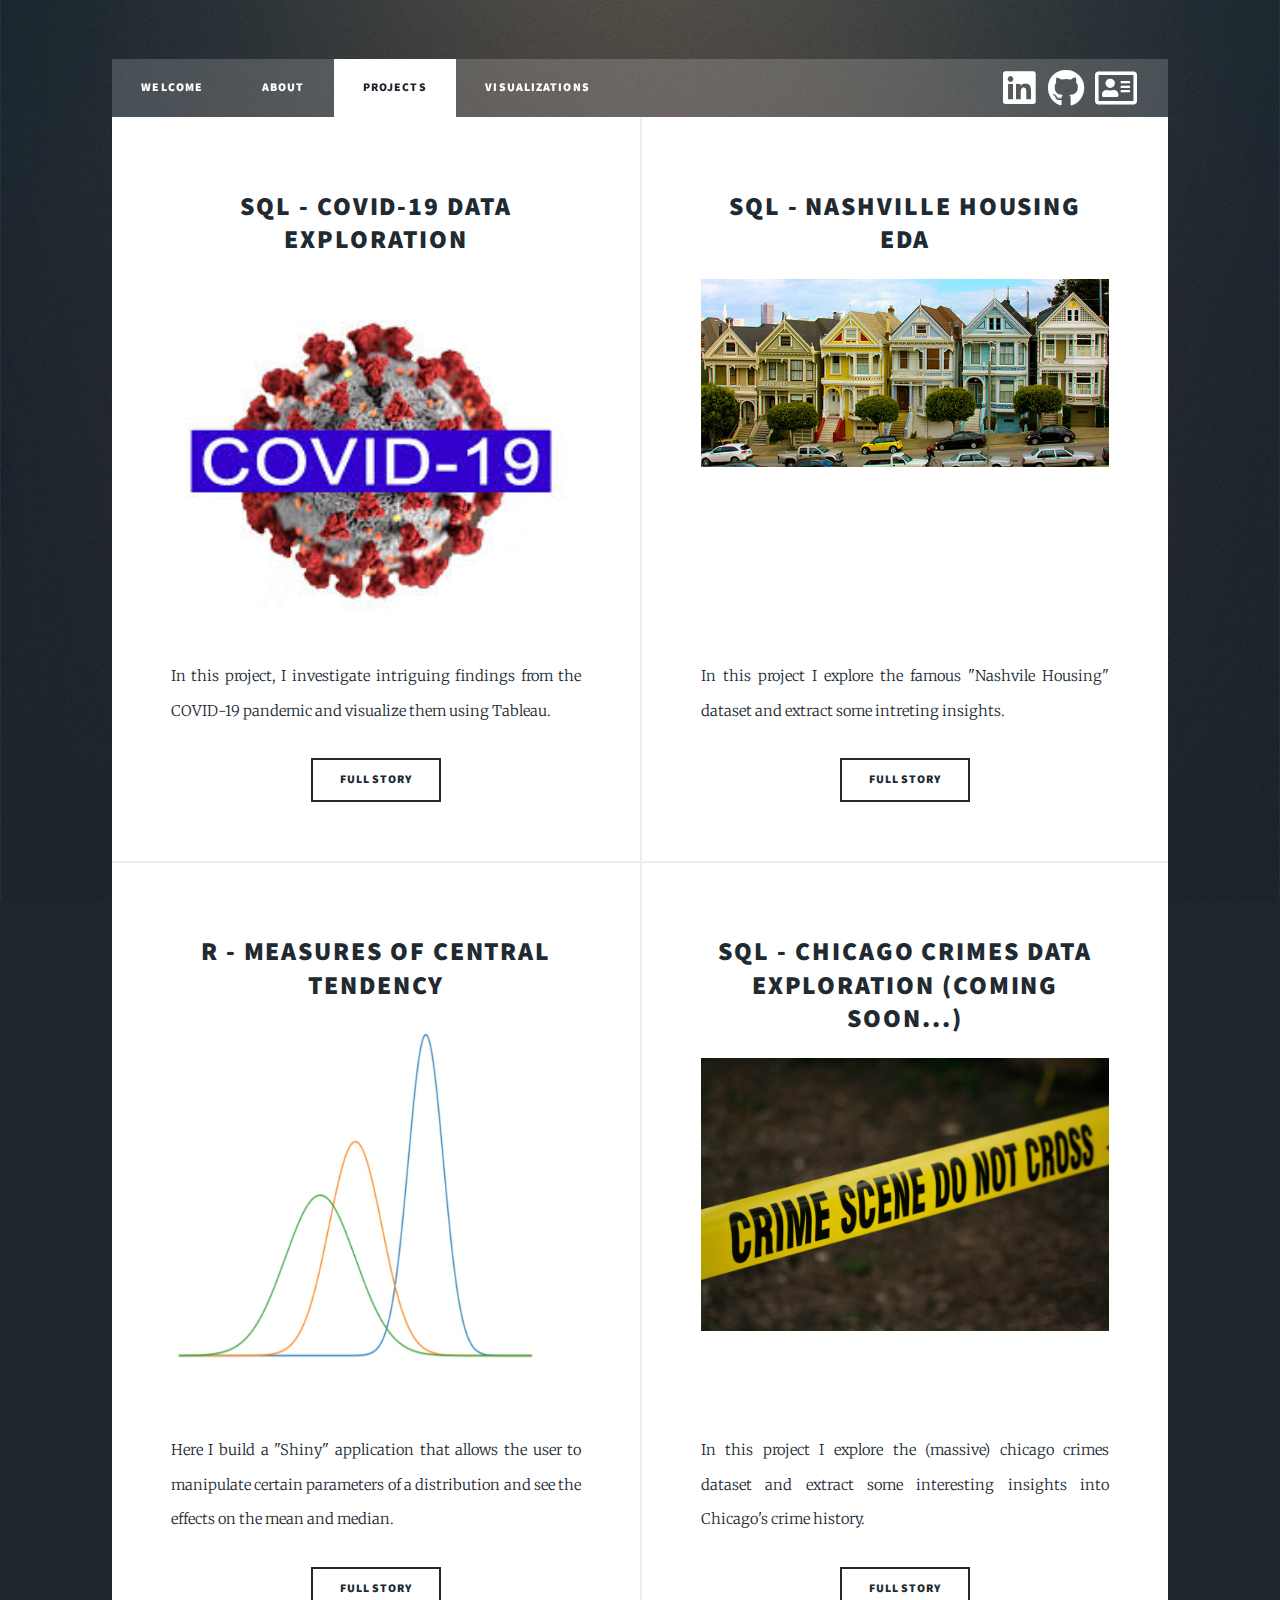
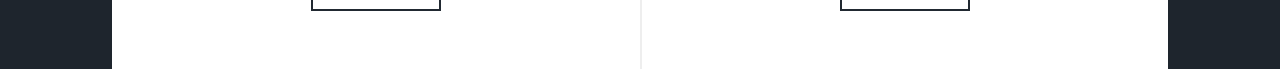
<file: Projects.html>
<!DOCTYPE HTML>
<!--
	Massively by HTML5 UP
	html5up.net | @ajlkn
	Free for personal and commercial use under the CCA 3.0 license (html5up.net/license)
-->
<html>
	<head>
		<title> Projects | Personal Website of Elad Oz Cohen, Data Analyst. </title>
		<meta charset="utf-8" />
		<meta name="viewport" content="width=device-width, initial-scale=1, user-scalable=no" />
		<link rel="stylesheet" href="assets/css/main.css" />
		<noscript><link rel="stylesheet" href="assets/css/noscript.css" /></noscript>
		<style>
			article:nth-child(2) .image img {
				max-width: 100%;
				height: auto;
			}
			article:nth-child(4) .image img {
				max-width: 100%;
				height: auto;
			}
			.posts article {
			    display: flex;
			    flex-direction: column;
			}

			.posts article p {
			    margin-top: auto;
			}
		</style>
	</head>
	<body class="is-preload">

		<!-- Wrapper -->
		<div id="wrapper">

			<!-- Header -->
			<header id="header">
			</header>

			<!-- Nav -->
			<nav id="nav">
				<ul class="links">
					<li><a href="index.html">Welcome</a></li>
					<li><a href="About.html">About</a></li>
					<li class="active"><a href="Projects.html">Projects</a></li>
					<li><a href="Visualizations.html">Visualizations</a></li>
					<!-- <li><a href="Publications.html">Publications</a></li> -->
				</ul>




					<ul class="icons"> <!-- THIS IS THE SOCIAL MEDIA ICONS AND CV ON THE TOP-LEFT-->
						<li><a href="https://www.linkedin.com/in/elad-oz-cohen/" class="icon brands fa-linkedin"><span class="label"></span></a></li>
						<li><a href="https://github.com/EladOzCohen" class="icon brands fa-github "></a><span class="label"></span></a></li>
						<li><a href="images/EladOzCohenCV.pdf" class="icon web fa-address-card"></a><span class="label"></span></a></li>
					</ul>
				</nav>



			<!-- Main -->
			<div id="main">
				<!-- Posts ---- THESE ARE THE BLOCKS WHERE I INSERT MY PROJECTS -->
				<section class="posts">
					<article> <!-- start 1st block code-->
						<header> 
							<span class="date"></span>
							<h2><a href="#">SQL - Covid-19 Data Exploration <br/></a></h2>
						</header>
						<a href="#" class="image"><img src="images/covid19.jpg" alt="" width="400" height="380"/></a>
						<p> In this project, I investigate intriguing findings from the COVID-19 pandemic and visualize them using Tableau. </p>
						<ul class="actions special">
							<li><a href="https://github.com/eladozc/SQL-Data-Exploartion---Covid-19" class="button">Full Story</a></li>
						</ul>
					</article> <!-- end 1st block code-->




								<article> <!-- start 2nd block code-->
									<header> 
										<span class="date"></span>
										<h2><a href="#">SQL - Nashville Housing EDA  <br/></a></h2>
									</header>
									<a href="#" class="image"><img src="images/housing.jpg" alt="" width= "467" height= "238"/></a><br> </br>
									<p> In this project I explore the famous "Nashvile Housing" dataset and extract some intreting insights.</p> 
									<ul class="actions special">
										<li><a href="https://github.com/eladozc/SQL-Nashville-Housing-EDA/tree/main" class="button">Full Story</a></li>
									</ul>
								</article> <!-- end 2st block code-->




								<article> <!-- start 3nd block code-->
									<header> 
										<span class="date"></span>
										<h2><a href="#">R - Measures of Central Tendency <br/></a></h2>
									</header>
									<a href="#" class="image"><img src="images/median_and_mean_pic.jpg" alt="" width= "367" height= "338"/></a><br> </br>
									<p> Here I build a "Shiny" application that allows the user to manipulate certain parameters of a distribution and see the effects on the mean and median.</p> 
									<ul class="actions special">
										<li><a href="https://eladoz.shinyapps.io/Mean_and_Median_Manipulation/" class="button">Full Story</a></li>
									</ul>
								</article> <!-- end 3st block code-->






								<article> <!-- start 4nd block code-->
									<header> 
										<span class="date"></span>
										<h2><a href="#">SQL - chicago crimes data exploration (coming soon...) <br/></a></h2>
									</header>
									<a href="#" class="image"><img src="images/crime_picture.jpg" alt="" width= "567" height= "338"/></a><br> </br>
									<p> In this project I explore the (massive) chicago crimes dataset and extract some interesting insights into Chicago's crime history. </p> 
									<ul class="actions special">
										<li><a href="https://github.com/eladozc/SQL-Data-Exploartion---Covid-19" class="button">Full Story</a></li>
									</ul>
								</article> <!-- end 4st block code-->


		<!-- Scripts -->
		<script src="assets/js/jquery.min.js"></script>
		<script src="assets/js/jquery.scrollex.min.js"></script>
		<script src="assets/js/jquery.scrolly.min.js"></script>
		<script src="assets/js/browser.min.js"></script>
		<script src="assets/js/breakpoints.min.js"></script>
		<script src="assets/js/util.js"></script>
		<script src="assets/js/main.js"></script>

</body>
</html>
</file>
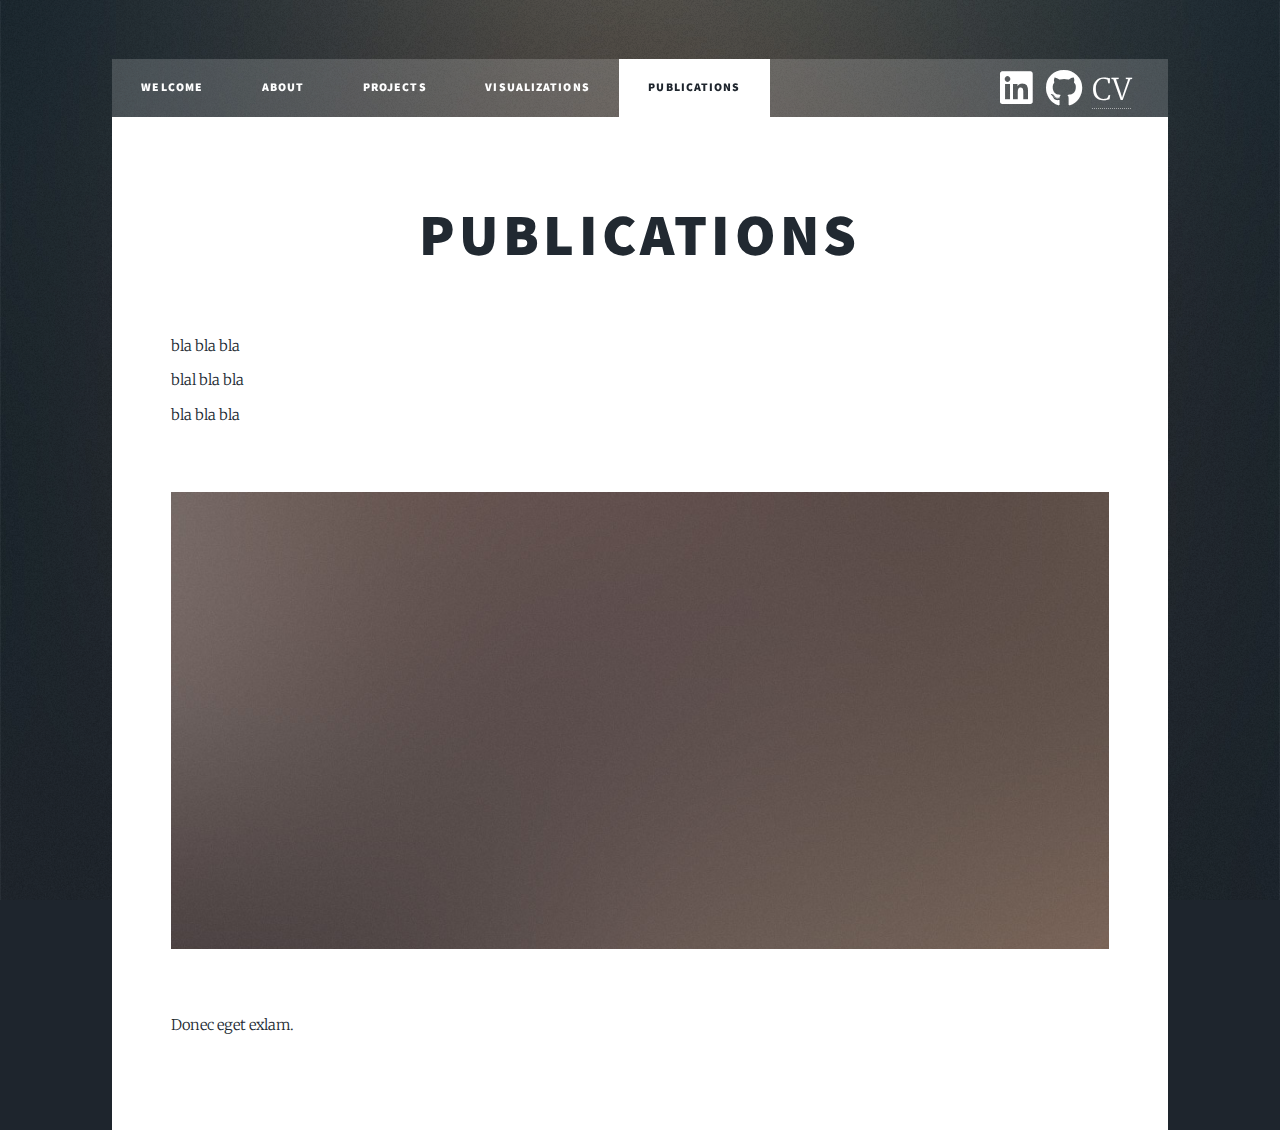
<file: Publications.html>
<!DOCTYPE HTML>
<!--
	Massively by HTML5 UP
	html5up.net | @ajlkn
	Free for personal and commercial use under the CCA 3.0 license (html5up.net/license)
-->
<html>
	<head>
		<title>Generic Page - Massively by HTML5 UP</title>
		<meta charset="utf-8" />
		<meta name="viewport" content="width=device-width, initial-scale=1, user-scalable=no" />
		<link rel="stylesheet" href="assets/css/main.css" />
		<noscript><link rel="stylesheet" href="assets/css/noscript.css" /></noscript>
	</head>
	<body class="is-preload">


		<!-- Wrapper -->
			<div id="wrapper">



				<!-- Header -->
				<header id="header">
				</header>



				<!-- Nav -->
					<nav id="nav">
						<ul class="links">
							<li><a href="Welcome.html">Welcome</a></li>
							<li><a href="About.html">About</a></li>
							<li><a href="Projects.html">Projects</a></li>
							<li><a href="Visualizations.html">Visualizations</a></li>
							<li class="active"><a href="Publications.html">Publications</a></li>
						</ul>




					<ul class="icons"> <!-- THIS IS THE SOCIAL MEDIA ICONS AND CV ON THE TOP-LEFT-->
						<li><a href="https://www.linkedin.com/in/elad-oz-cohen/" class="icon brands fa-linkedin"><span class="label">linkedin</span></a></li>
						<li><a href="https://github.com/eladozc" class="icon brands fa-github"><span class="label">GitHub</span></a></li>
						<li><a href="images/Elad Oz Cohen CV.pdf" style = "font-size: 30px;"><span class="label">CV</span></a></li>
					</ul>
					</nav>



				<!-- Main -->
					<div id="main">

						<!-- Post -->
							<section class="post">
								<header class="major">
									<h1>Publications <br/>
								</header>		
									<p>bla bla bla<br />
									blal bla bla<br />
									bla bla bla</p>
								</header>
								<div class="image main"><img src="images/pic01.jpg" alt="" /></div>
								<p>Donec eget exlam.</p>
							</section>
					</div>



		<!-- Scripts -->
			<script src="assets/js/jquery.min.js"></script>
			<script src="assets/js/jquery.scrollex.min.js"></script>
			<script src="assets/js/jquery.scrolly.min.js"></script>
			<script src="assets/js/browser.min.js"></script>
			<script src="assets/js/breakpoints.min.js"></script>
			<script src="assets/js/util.js"></script>
			<script src="assets/js/main.js"></script>

	</body>
</html>
</file>
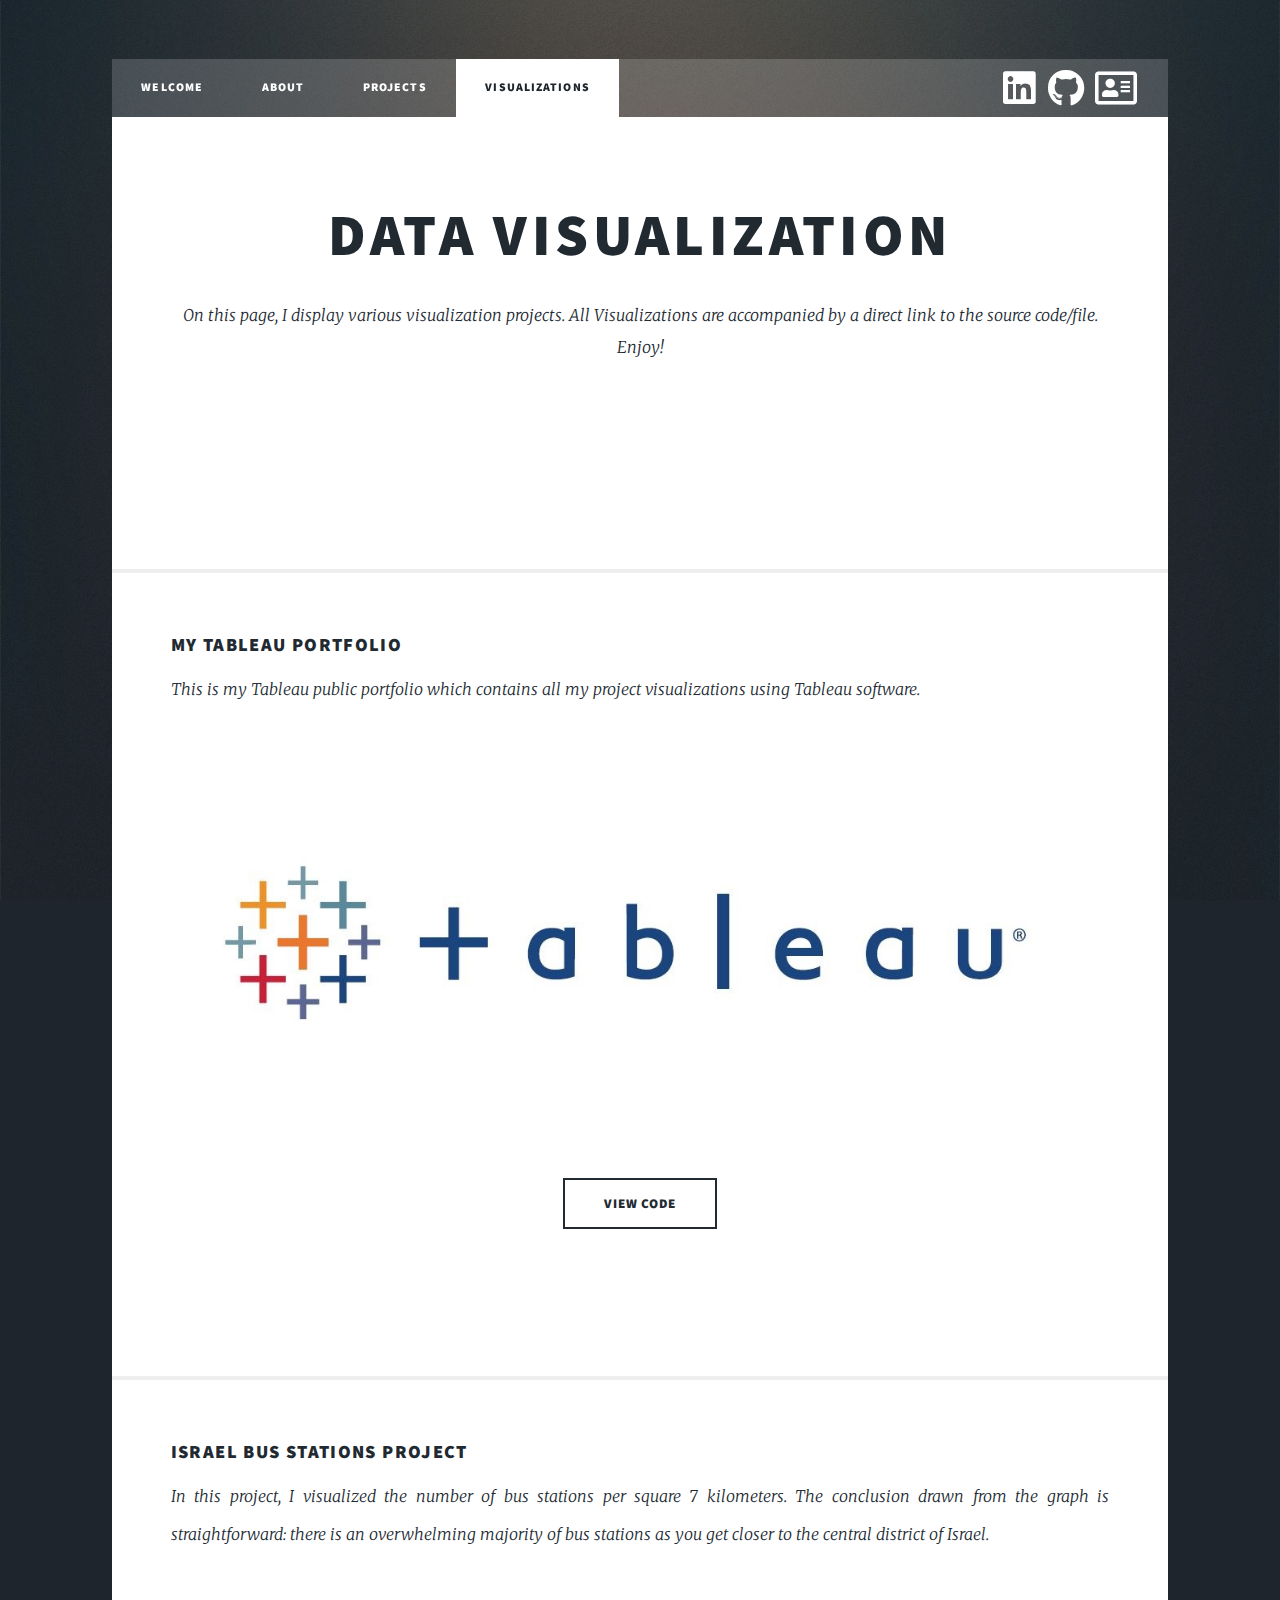
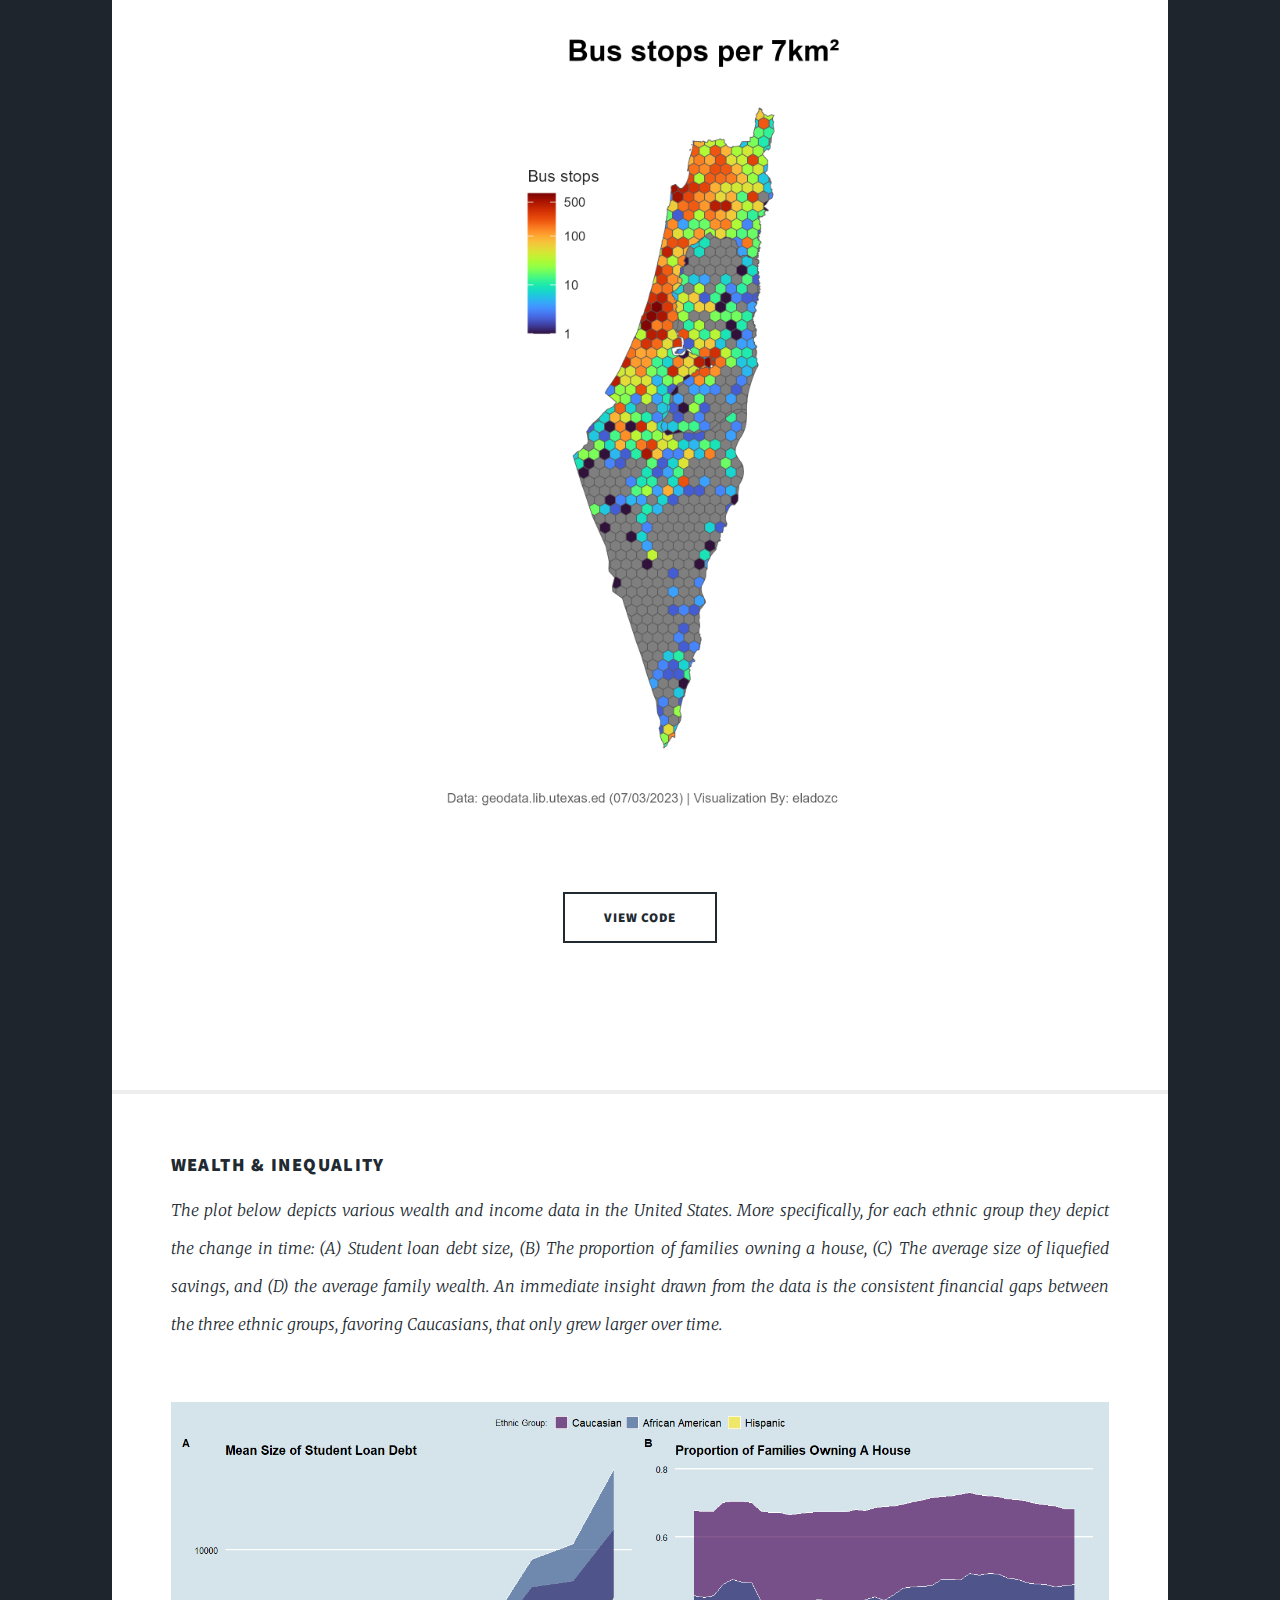
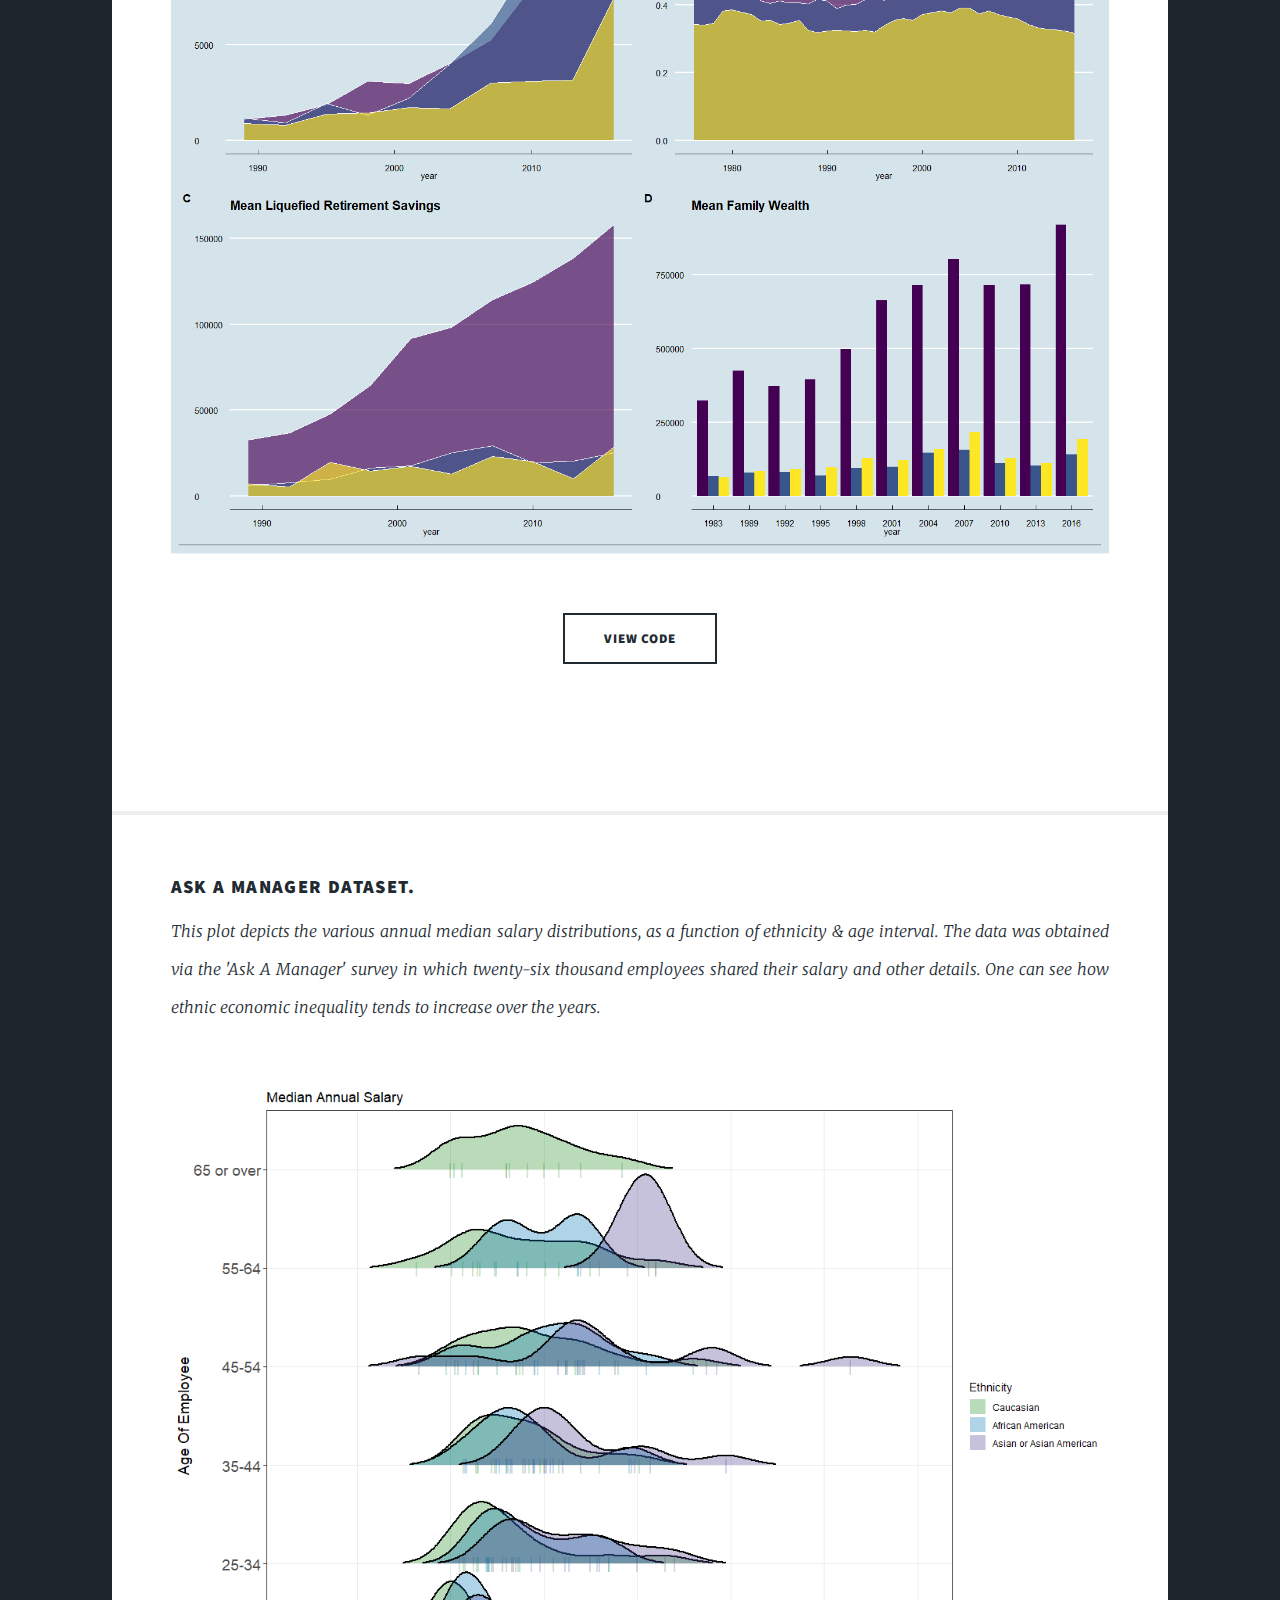
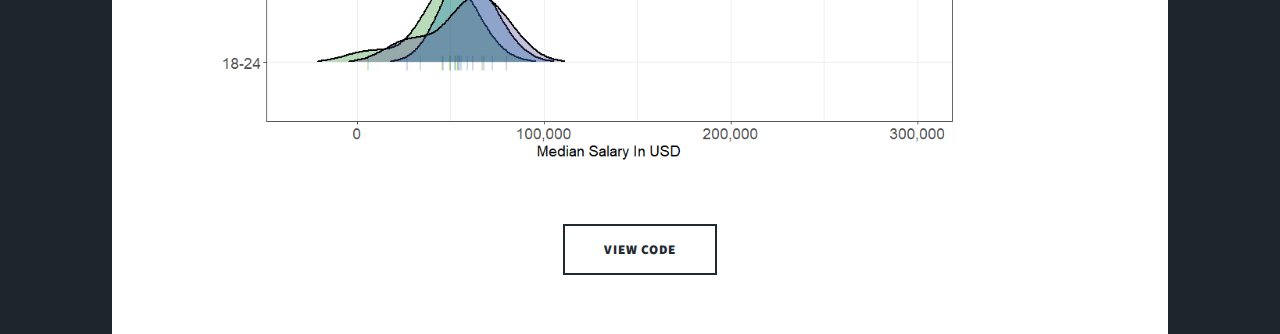
<file: Visualizations.html>
<!DOCTYPE HTML>
<!--
TO DO:
1) Insert all my tidy tuesdaies (be carful to be PC... this is going to be seen.)
-->
<html>
	<head>
		<title> Visualizations | Personal Website of Elad Oz Cohen, Data Analyst.</title>
		<meta charset="utf-8" />
		<meta name="viewport" content="width=device-width, initial-scale=1, user-scalable=no" />
		<link rel="stylesheet" href="assets/css/main.css" />
		<noscript><link rel="stylesheet" href="assets/css/noscript.css" /></noscript>
		<style> 

		</style>
	</head>
	<body class="is-preload">

		<!-- Wrapper -->  
		<div id="wrapper" class="fade-in">

			<!-- Header -->
				<header id="header">
				</header>




			<!-- Nav --> <!-- THIS IS THE TABS AT THE TOP-RIGHT -->
				<nav id="nav">
					<ul class="links">
						<li><a href="index.html">Welcome</a></li>
						<li><a href="About.html">About</a></li>
						<li><a href="Projects.html">Projects</a></li>
						<li class="active"><a href="Visualizations.html">Visualizations</a></li>
						<!-- <li><a href="Publications.html">Publications</a></li> -->
					</ul>
					

					<ul class="icons"> <!-- THIS IS THE SOCIAL MEDIA ICONS AND CV ON THE TOP-LEFT-->
						<li><a href="https://www.linkedin.com/in/elad-oz-cohen/" class="icon brands fa-linkedin"><span class="label"></span></a></li>
						<li><a href="https://github.com/EladOzCohen" class="icon brands fa-github "></a><span class="label"></span></a></li>
						<li><a href="images/EladOzCohenCV.pdf" class="icon web fa-address-card"></a><span class="label"></span></a></li>
					</ul>
				</nav>





				<!-- Main -->
				<div id="main">
						<!-- Post -->
							<section class="post">
								<header class="major">
									<h1>Data Visualization<br/><h1></h1>
									<p> On this page, I display various visualization projects. All Visualizations are accompanied by a direct link to the source code/file. Enjoy!
										<p>
								</header>
								<p> 
							</section>
					</div>

		<!--First Viz -->
		<div id="main">
				<hr />
				<header>
					<h3>My Tableau Portfolio</h3>
					<p style="font-size: 16px;"> 
						This is my Tableau public portfolio which contains all my project visualizations using Tableau software.
					</p>
			<a href="https://public.tableau.com/app/profile/elad.oz.cohen" class="image main"><img src="images/tableau.jpg" alt="" /></a>
			<ul class="actions special">
						<li><a href="https://public.tableau.com/app/profile/elad.oz.cohen" class="button large">View Code</a></li>
						</header>
					</ul>
				</article>
		</div>




		<!--First Viz -->
				<div id="main">
								<hr />
								<header>
									<h3>Israel Bus Stations Project</h3>
									<p style="font-size: 16px;"> 
										In this project, I visualized the number of bus stations per square 7 kilometers. The conclusion drawn from the graph is straightforward:
                                       there is an overwhelming majority of bus stations as you get closer to the central district of Israel.
									</p>
							<a href="images/bus_stops.jpg" class="image main"><img src="images/bus_stops.jpg" alt="" /></a>
							<ul class="actions special">
								<li><a href="https://github.com/eladozc/Visualizations/blob/main/Israel%20Buses%20Density" class="button large">View Code</a></li>
								</header>
							</ul>
						</article>
				</div>



					

		<!--Second Viz -->
				<div id="main">
								<hr />
								<header>
									<h3>Wealth & Inequality</h3>
									<p style="font-size: 16px;"> 
										The plot below depicts various wealth and income data in the United States. 
                                        More specifically, for each ethnic group they depict the change in time: 
                                        (A) Student loan debt size, (B) The proportion of families owning a house, (C) The average size of liquefied savings, and (D) the average family wealth.
                                        An immediate insight drawn from the data is the consistent financial gaps between the three ethnic groups, favoring Caucasians, that only grew larger over time.
									</p>
							<a href="images/wealth_tt.png" class="image main"><img src="images/wealth_tt.png" alt="" /></a>
							<ul class="actions special">
								<li><a href="https://github.com/eladozc/Tidy-pository/blob/main/Week%207%20-%20Wealth%20and%20income" class="button large">View Code</a></li>
								</header>
							</ul>
						</article>
				</div>








		<!--Third Viz -->
				<div id="main">
							<hr />
							<header>
								<h3>Ask A Manager Dataset.</h3>
								<p style="font-size: 16px;"> 
									This plot depicts the various annual median salary distributions, 
									as a function of ethnicity & age interval. 
									The data was obtained via the 'Ask A Manager' survey in which twenty-six thousand employees shared their salary and other details.
									One can see how ethnic economic inequality tends to increase over the years.
								</p>
							

				<a href="images/ask_manager_tt.png" class="image main"><img src="images/ask_manager_tt.png" alt="" /></a>
				<ul class="actions special">
					<li><a href="https://github.com/eladozc/Tidy-pository/blob/main/Week%2021%20TidyTuesday%20-%20'Ask%20a%20manager'%20survey%20data." class="button large">View Code</a></li>
				</header>
				</ul>
			</article>
			</div>


















		<!-- Scripts -->
			<script src="assets/js/jquery.min.js"></script>
			<script src="assets/js/jquery.scrollex.min.js"></script>
			<script src="assets/js/jquery.scrolly.min.js"></script>
			<script src="assets/js/browser.min.js"></script>
			<script src="assets/js/breakpoints.min.js"></script>
			<script src="assets/js/util.js"></script>
			<script src="assets/js/main.js"></script>

	</body>
</html>
</file>
<file: assets/css/main.css>
@import url(fontawesome-all.min.css);
@import url("https://fonts.googleapis.com/css?family=Merriweather:300,700,300italic,700italic|Source+Sans+Pro:900");

/*
	Massively by HTML5 UP
	html5up.net | @ajlkn
	Free for personal and commercial use under the CCA 3.0 license (html5up.net/license)
*/

html, body, div, span, applet, object,
iframe, h1, h2, h3, h4, h5, h6, p, blockquote,
pre, a, abbr, acronym, address, big, cite,
code, del, dfn, em, img, ins, kbd, q, s, samp,
small, strike, strong, sub, sup, tt, var, b,
u, i, center, dl, dt, dd, ol, ul, li, fieldset,
form, label, legend, table, caption, tbody,
tfoot, thead, tr, th, td, article, aside,
canvas, details, embed, figure, figcaption,
footer, header, hgroup, menu, nav, output, ruby,
section, summary, time, mark, audio, video {
	margin: 0;
	padding: 0;
	border: 0;
	font-size: 100%;
	font: inherit;
	vertical-align: baseline;}

article, aside, details, figcaption, figure,
footer, header, hgroup, menu, nav, section {
	display: block;}

body {
	line-height: 1;
}

ol, ul {
	list-style: none;
}

blockquote, q {
	quotes: none;
}

	blockquote:before, blockquote:after, q:before, q:after {
		content: '';
		content: none;
	}

table {
	border-collapse: collapse;
	border-spacing: 0;
}

body {
	-webkit-text-size-adjust: none;
}

mark {
	background-color: transparent;
	color: inherit;
}

input::-moz-focus-inner {
	border: 0;
	padding: 0;
}

input, select, textarea {
	-moz-appearance: none;
	-webkit-appearance: none;
	-ms-appearance: none;
	appearance: none;
}

/* Basic */

	@-ms-viewport {
		width: device-width;
	}

	body {
		-ms-overflow-style: scrollbar;
	}

	@media screen and (max-width: 480px) {

		html, body {
			min-width: 320px;
		}

	}

	html {
		box-sizing: border-box;
	}

	*, *:before, *:after {
		box-sizing: inherit;
	}

	body {
		background-color: #1e252d;
	}

		body.is-preload *, body.is-preload *:before, body.is-preload *:after {
			-moz-animation: none !important;
			-webkit-animation: none !important;
			-ms-animation: none !important;
			animation: none !important;
			-moz-transition: none !important;
			-webkit-transition: none !important;
			-ms-transition: none !important;
			transition: none !important;
		}

/* Type */

	html {
		font-size: 16pt;
	}
		/* the following line seems to control the resolutionof page */
		@media screen and (max-width: 5300px) { 

			html {
				font-size: 10pt;
			}

		}

		@media screen and (max-width: 1280px) {

			html {
				font-size: 11pt;
			}

		}

		@media screen and (max-width: 360px) {

			html {
				font-size: 10pt;
			}

		}

	body {
		color: #212931;
	}

	body, input, select, textarea {
		font-family: "Merriweather", Georgia, serif;
		font-weight: 300;
		font-size: 1rem;
		line-height: 2.375;
	}

	a {
		-moz-transition: color 0.2s ease-in-out, background-color 0.2s ease-in-out, border-color 0.2s ease-in-out, box-shadow 0.2s ease-in-out;
		-webkit-transition: color 0.2s ease-in-out, background-color 0.2s ease-in-out, border-color 0.2s ease-in-out, box-shadow 0.2s ease-in-out;
		-ms-transition: color 0.2s ease-in-out, background-color 0.2s ease-in-out, border-color 0.2s ease-in-out, box-shadow 0.2s ease-in-out;
		transition: color 0.2s ease-in-out, background-color 0.2s ease-in-out, border-color 0.2s ease-in-out, box-shadow 0.2s ease-in-out;
		border-bottom: dotted 1px;
		text-decoration: none;
	}

		a:hover {
			border-bottom-color: transparent;
		}

	strong, b {
		font-weight: 600;
	}

	em, i {
		font-style: italic;
	}

	p {
		text-align: justify;
		margin: 0 0 2rem 0;
	}

	h1, h2, h3, h4, h5, h6 {
		font-family: "Source Sans Pro", Helvetica, sans-serif;
		font-weight: 900;
		line-height: 1.5;
		letter-spacing: 0.075em;
		text-transform: uppercase;
		margin: 0 0 1rem 0;
	}

		h1 a, h2 a, h3 a, h4 a, h5 a, h6 a {
			border-bottom: 0;
			color: inherit;
			text-decoration: none;
		}

	h1 {
		font-size: 4rem;
		line-height: 1.1;
		margin: 0 0 2rem 0;
	}

	h2 {
		font-size: 1.75rem;
		line-height: 1.3;
		margin: 0 0 1.5rem 0;
	}

	h3 {
		font-size: 1.25rem;
		margin: 0 0 1.5rem 0;
	}

	h4 {
		font-size: 1rem;
	}

	h5 {
		font-size: 0.9rem;
	}

	h6 {
		font-size: 0.8rem;
	}

	sub {
		font-size: 0.8rem;
		position: relative;
		top: 0.5rem;
	}

	sup {
		font-size: 0.8rem;
		position: relative;
		top: -0.5rem;
	}

	blockquote {
		border-left: solid 4px;
		font-style: italic;
		margin: 0 0 2rem 0;
		padding: 0.5rem 0 0.5rem 2rem;
	}

	code {
		border: solid 2px;
		font-family: "Courier New", monospace;
		font-size: 0.9rem;
		margin: 0 0.25rem;
		padding: 0.25rem 0.65rem;
	}

	pre {
		-webkit-overflow-scrolling: touch;
		font-family: "Courier New", monospace;
		font-size: 0.9rem;
		margin: 0 0 2rem 0;
	}

		pre code {
			display: block;
			line-height: 1.75;
			padding: 1rem 1.5rem;
			overflow-x: auto;
		}

	hr {
		border: 0;
		border-bottom: solid 2px;
		margin: 3rem 0;
	}

		hr.major {
			margin: 5rem 0;
		}

	.align-left {
		text-align: left;
	}

	.align-center {
		text-align: center;
	}

	.align-right {
		text-align: right;
	}

	input, select, textarea {
		color: #212931;
	}

	a {
		color: #212931;
		border-bottom-color: rgba(33, 41, 49, 0.5);
	}

		a:hover {
			border-bottom-color: transparent;
			color: #18bfef !important;
		}

	strong, b {
		color: #212931;
	}

	h1, h2, h3, h4, h5, h6 {
		color: #212931;
	}

	blockquote {
		border-left-color: #eeeeee;
	}

	code {
		background: rgba(220, 220, 220, 0.25);
		border-color: #eeeeee;
	}

	hr {
		border-bottom-color: #eeeeee;
	}

/* Row */

	.row {
		display: flex;
		flex-wrap: wrap;
		box-sizing: border-box;
		align-items: stretch;
	}

		.row > * {
			box-sizing: border-box;
		}

		.row.gtr-uniform > * > :last-child {
			margin-bottom: 0;
		}

		.row.aln-left {
			justify-content: flex-start;
		}

		.row.aln-center {
			justify-content: center;
		}

		.row.aln-right {
			justify-content: flex-end;
		}

		.row.aln-top {
			align-items: flex-start;
		}

		.row.aln-middle {
			align-items: center;
		}

		.row.aln-bottom {
			align-items: flex-end;
		}

		.row > .imp {
			order: -1;
		}

		.row > .col-1 {
			width: 8.33333%;
		}

		.row > .off-1 {
			margin-left: 8.33333%;
		}

		.row > .col-2 {
			width: 16.66667%;
		}

		.row > .off-2 {
			margin-left: 16.66667%;
		}

		.row > .col-3 {
			width: 25%;
		}

		.row > .off-3 {
			margin-left: 25%;
		}

		.row > .col-4 {
			width: 33.33333%;
		}

		.row > .off-4 {
			margin-left: 33.33333%;
		}

		.row > .col-5 {
			width: 41.66667%;
		}

		.row > .off-5 {
			margin-left: 41.66667%;
		}

		.row > .col-6 {
			width: 50%;
		}

		.row > .off-6 {
			margin-left: 50%;
		}

		.row > .col-7 {
			width: 58.33333%;
		}

		.row > .off-7 {
			margin-left: 58.33333%;
		}

		.row > .col-8 {
			width: 66.66667%;
		}

		.row > .off-8 {
			margin-left: 66.66667%;
		}

		.row > .col-9 {
			width: 75%;
		}

		.row > .off-9 {
			margin-left: 75%;
		}

		.row > .col-10 {
			width: 83.33333%;
		}

		.row > .off-10 {
			margin-left: 83.33333%;
		}

		.row > .col-11 {
			width: 91.66667%;
		}

		.row > .off-11 {
			margin-left: 91.66667%;
		}

		.row > .col-12 {
			width: 100%;
		}

		.row > .off-12 {
			margin-left: 100%;
		}

		.row.gtr-0 {
			margin-top: 0;
			margin-left: 0rem;
		}

			.row.gtr-0 > * {
				padding: 0 0 0 0rem;
			}

			.row.gtr-0.gtr-uniform {
				margin-top: 0rem;
			}

				.row.gtr-0.gtr-uniform > * {
					padding-top: 0rem;
				}

		.row.gtr-25 {
			margin-top: 0;
			margin-left: -0.375rem;
		}

			.row.gtr-25 > * {
				padding: 0 0 0 0.375rem;
			}

			.row.gtr-25.gtr-uniform {
				margin-top: -0.375rem;
			}

				.row.gtr-25.gtr-uniform > * {
					padding-top: 0.375rem;
				}

		.row.gtr-50 {
			margin-top: 0;
			margin-left: -0.75rem;
		}

			.row.gtr-50 > * {
				padding: 0 0 0 0.75rem;
			}

			.row.gtr-50.gtr-uniform {
				margin-top: -0.75rem;
			}

				.row.gtr-50.gtr-uniform > * {
					padding-top: 0.75rem;
				}

		.row {
			margin-top: 0;
			margin-left: -1.5rem;
		}

			.row > * {
				padding: 0 0 0 1.5rem;
			}

			.row.gtr-uniform {
				margin-top: -1.5rem;
			}

				.row.gtr-uniform > * {
					padding-top: 1.5rem;
				}

		.row.gtr-150 {
			margin-top: 0;
			margin-left: -2.25rem;
		}

			.row.gtr-150 > * {
				padding: 0 0 0 2.25rem;
			}

			.row.gtr-150.gtr-uniform {
				margin-top: -2.25rem;
			}

				.row.gtr-150.gtr-uniform > * {
					padding-top: 2.25rem;
				}

		.row.gtr-200 {
			margin-top: 0;
			margin-left: -3rem;
		}

			.row.gtr-200 > * {
				padding: 0 0 0 3rem;
			}

			.row.gtr-200.gtr-uniform {
				margin-top: -3rem;
			}

				.row.gtr-200.gtr-uniform > * {
					padding-top: 3rem;
				}

		@media screen and (max-width: 1680px) {

			.row {
				display: flex;
				flex-wrap: wrap;
				box-sizing: border-box;
				align-items: stretch;
			}

				.row > * {
					box-sizing: border-box;
				}

				.row.gtr-uniform > * > :last-child {
					margin-bottom: 0;
				}

				.row.aln-left {
					justify-content: flex-start;
				}

				.row.aln-center {
					justify-content: center;
				}

				.row.aln-right {
					justify-content: flex-end;
				}

				.row.aln-top {
					align-items: flex-start;
				}

				.row.aln-middle {
					align-items: center;
				}

				.row.aln-bottom {
					align-items: flex-end;
				}

				.row > .imp-xlarge {
					order: -1;
				}

				.row > .col-1-xlarge {
					width: 8.33333%;
				}

				.row > .off-1-xlarge {
					margin-left: 8.33333%;
				}

				.row > .col-2-xlarge {
					width: 16.66667%;
				}

				.row > .off-2-xlarge {
					margin-left: 16.66667%;
				}

				.row > .col-3-xlarge {
					width: 25%;
				}

				.row > .off-3-xlarge {
					margin-left: 25%;
				}

				.row > .col-4-xlarge {
					width: 33.33333%;
				}

				.row > .off-4-xlarge {
					margin-left: 33.33333%;
				}

				.row > .col-5-xlarge {
					width: 41.66667%;
				}

				.row > .off-5-xlarge {
					margin-left: 41.66667%;
				}

				.row > .col-6-xlarge {
					width: 50%;
				}

				.row > .off-6-xlarge {
					margin-left: 50%;
				}

				.row > .col-7-xlarge {
					width: 58.33333%;
				}

				.row > .off-7-xlarge {
					margin-left: 58.33333%;
				}

				.row > .col-8-xlarge {
					width: 66.66667%;
				}

				.row > .off-8-xlarge {
					margin-left: 66.66667%;
				}

				.row > .col-9-xlarge {
					width: 75%;
				}

				.row > .off-9-xlarge {
					margin-left: 75%;
				}

				.row > .col-10-xlarge {
					width: 83.33333%;
				}

				.row > .off-10-xlarge {
					margin-left: 83.33333%;
				}

				.row > .col-11-xlarge {
					width: 91.66667%;
				}

				.row > .off-11-xlarge {
					margin-left: 91.66667%;
				}

				.row > .col-12-xlarge {
					width: 100%;
				}

				.row > .off-12-xlarge {
					margin-left: 100%;
				}

				.row.gtr-0 {
					margin-top: 0;
					margin-left: 0rem;
				}

					.row.gtr-0 > * {
						padding: 0 0 0 0rem;
					}

					.row.gtr-0.gtr-uniform {
						margin-top: 0rem;
					}

						.row.gtr-0.gtr-uniform > * {
							padding-top: 0rem;
						}

				.row.gtr-25 {
					margin-top: 0;
					margin-left: -0.375rem;
				}

					.row.gtr-25 > * {
						padding: 0 0 0 0.375rem;
					}

					.row.gtr-25.gtr-uniform {
						margin-top: -0.375rem;
					}

						.row.gtr-25.gtr-uniform > * {
							padding-top: 0.375rem;
						}

				.row.gtr-50 {
					margin-top: 0;
					margin-left: -0.75rem;
				}

					.row.gtr-50 > * {
						padding: 0 0 0 0.75rem;
					}

					.row.gtr-50.gtr-uniform {
						margin-top: -0.75rem;
					}

						.row.gtr-50.gtr-uniform > * {
							padding-top: 0.75rem;
						}

				.row {
					margin-top: 0;
					margin-left: -1.5rem;
				}

					.row > * {
						padding: 0 0 0 1.5rem;
					}

					.row.gtr-uniform {
						margin-top: -1.5rem;
					}

						.row.gtr-uniform > * {
							padding-top: 1.5rem;
						}

				.row.gtr-150 {
					margin-top: 0;
					margin-left: -2.25rem;
				}

					.row.gtr-150 > * {
						padding: 0 0 0 2.25rem;
					}

					.row.gtr-150.gtr-uniform {
						margin-top: -2.25rem;
					}

						.row.gtr-150.gtr-uniform > * {
							padding-top: 2.25rem;
						}

				.row.gtr-200 {
					margin-top: 0;
					margin-left: -3rem;
				}

					.row.gtr-200 > * {
						padding: 0 0 0 3rem;
					}

					.row.gtr-200.gtr-uniform {
						margin-top: -3rem;
					}

						.row.gtr-200.gtr-uniform > * {
							padding-top: 3rem;
						}

		}

		@media screen and (max-width: 1280px) {

			.row {
				display: flex;
				flex-wrap: wrap;
				box-sizing: border-box;
				align-items: stretch;
			}

				.row > * {
					box-sizing: border-box;
				}

				.row.gtr-uniform > * > :last-child {
					margin-bottom: 0;
				}

				.row.aln-left {
					justify-content: flex-start;
				}

				.row.aln-center {
					justify-content: center;
				}

				.row.aln-right {
					justify-content: flex-end;
				}

				.row.aln-top {
					align-items: flex-start;
				}

				.row.aln-middle {
					align-items: center;
				}

				.row.aln-bottom {
					align-items: flex-end;
				}

				.row > .imp-large {
					order: -1;
				}

				.row > .col-1-large {
					width: 8.33333%;
				}

				.row > .off-1-large {
					margin-left: 8.33333%;
				}

				.row > .col-2-large {
					width: 16.66667%;
				}

				.row > .off-2-large {
					margin-left: 16.66667%;
				}

				.row > .col-3-large {
					width: 25%;
				}

				.row > .off-3-large {
					margin-left: 25%;
				}

				.row > .col-4-large {
					width: 33.33333%;
				}

				.row > .off-4-large {
					margin-left: 33.33333%;
				}

				.row > .col-5-large {
					width: 41.66667%;
				}

				.row > .off-5-large {
					margin-left: 41.66667%;
				}

				.row > .col-6-large {
					width: 50%;
				}

				.row > .off-6-large {
					margin-left: 50%;
				}

				.row > .col-7-large {
					width: 58.33333%;
				}

				.row > .off-7-large {
					margin-left: 58.33333%;
				}

				.row > .col-8-large {
					width: 66.66667%;
				}

				.row > .off-8-large {
					margin-left: 66.66667%;
				}

				.row > .col-9-large {
					width: 75%;
				}

				.row > .off-9-large {
					margin-left: 75%;
				}

				.row > .col-10-large {
					width: 83.33333%;
				}

				.row > .off-10-large {
					margin-left: 83.33333%;
				}

				.row > .col-11-large {
					width: 91.66667%;
				}

				.row > .off-11-large {
					margin-left: 91.66667%;
				}

				.row > .col-12-large {
					width: 100%;
				}

				.row > .off-12-large {
					margin-left: 100%;
				}

				.row.gtr-0 {
					margin-top: 0;
					margin-left: 0rem;
				}

					.row.gtr-0 > * {
						padding: 0 0 0 0rem;
					}

					.row.gtr-0.gtr-uniform {
						margin-top: 0rem;
					}

						.row.gtr-0.gtr-uniform > * {
							padding-top: 0rem;
						}

				.row.gtr-25 {
					margin-top: 0;
					margin-left: -0.375rem;
				}

					.row.gtr-25 > * {
						padding: 0 0 0 0.375rem;
					}

					.row.gtr-25.gtr-uniform {
						margin-top: -0.375rem;
					}

						.row.gtr-25.gtr-uniform > * {
							padding-top: 0.375rem;
						}

				.row.gtr-50 {
					margin-top: 0;
					margin-left: -0.75rem;
				}

					.row.gtr-50 > * {
						padding: 0 0 0 0.75rem;
					}

					.row.gtr-50.gtr-uniform {
						margin-top: -0.75rem;
					}

						.row.gtr-50.gtr-uniform > * {
							padding-top: 0.75rem;
						}

				.row {
					margin-top: 0;
					margin-left: -1.5rem;
				}

					.row > * {
						padding: 0 0 0 1.5rem;
					}

					.row.gtr-uniform {
						margin-top: -1.5rem;
					}

						.row.gtr-uniform > * {
							padding-top: 1.5rem;
						}

				.row.gtr-150 {
					margin-top: 0;
					margin-left: -2.25rem;
				}

					.row.gtr-150 > * {
						padding: 0 0 0 2.25rem;
					}

					.row.gtr-150.gtr-uniform {
						margin-top: -2.25rem;
					}

						.row.gtr-150.gtr-uniform > * {
							padding-top: 2.25rem;
						}

				.row.gtr-200 {
					margin-top: 0;
					margin-left: -3rem;
				}

					.row.gtr-200 > * {
						padding: 0 0 0 3rem;
					}

					.row.gtr-200.gtr-uniform {
						margin-top: -3rem;
					}

						.row.gtr-200.gtr-uniform > * {
							padding-top: 3rem;
						}

		}

		@media screen and (max-width: 980px) {

			.row {
				display: flex;
				flex-wrap: wrap;
				box-sizing: border-box;
				align-items: stretch;
			}

				.row > * {
					box-sizing: border-box;
				}

				.row.gtr-uniform > * > :last-child {
					margin-bottom: 0;
				}

				.row.aln-left {
					justify-content: flex-start;
				}

				.row.aln-center {
					justify-content: center;
				}

				.row.aln-right {
					justify-content: flex-end;
				}

				.row.aln-top {
					align-items: flex-start;
				}

				.row.aln-middle {
					align-items: center;
				}

				.row.aln-bottom {
					align-items: flex-end;
				}

				.row > .imp-medium {
					order: -1;
				}

				.row > .col-1-medium {
					width: 8.33333%;
				}

				.row > .off-1-medium {
					margin-left: 8.33333%;
				}

				.row > .col-2-medium {
					width: 16.66667%;
				}

				.row > .off-2-medium {
					margin-left: 16.66667%;
				}

				.row > .col-3-medium {
					width: 25%;
				}

				.row > .off-3-medium {
					margin-left: 25%;
				}

				.row > .col-4-medium {
					width: 33.33333%;
				}

				.row > .off-4-medium {
					margin-left: 33.33333%;
				}

				.row > .col-5-medium {
					width: 41.66667%;
				}

				.row > .off-5-medium {
					margin-left: 41.66667%;
				}

				.row > .col-6-medium {
					width: 50%;
				}

				.row > .off-6-medium {
					margin-left: 50%;
				}

				.row > .col-7-medium {
					width: 58.33333%;
				}

				.row > .off-7-medium {
					margin-left: 58.33333%;
				}

				.row > .col-8-medium {
					width: 66.66667%;
				}

				.row > .off-8-medium {
					margin-left: 66.66667%;
				}

				.row > .col-9-medium {
					width: 75%;
				}

				.row > .off-9-medium {
					margin-left: 75%;
				}

				.row > .col-10-medium {
					width: 83.33333%;
				}

				.row > .off-10-medium {
					margin-left: 83.33333%;
				}

				.row > .col-11-medium {
					width: 91.66667%;
				}

				.row > .off-11-medium {
					margin-left: 91.66667%;
				}

				.row > .col-12-medium {
					width: 100%;
				}

				.row > .off-12-medium {
					margin-left: 100%;
				}

				.row.gtr-0 {
					margin-top: 0;
					margin-left: 0rem;
				}

					.row.gtr-0 > * {
						padding: 0 0 0 0rem;
					}

					.row.gtr-0.gtr-uniform {
						margin-top: 0rem;
					}

						.row.gtr-0.gtr-uniform > * {
							padding-top: 0rem;
						}

				.row.gtr-25 {
					margin-top: 0;
					margin-left: -0.375rem;
				}

					.row.gtr-25 > * {
						padding: 0 0 0 0.375rem;
					}

					.row.gtr-25.gtr-uniform {
						margin-top: -0.375rem;
					}

						.row.gtr-25.gtr-uniform > * {
							padding-top: 0.375rem;
						}

				.row.gtr-50 {
					margin-top: 0;
					margin-left: -0.75rem;
				}

					.row.gtr-50 > * {
						padding: 0 0 0 0.75rem;
					}

					.row.gtr-50.gtr-uniform {
						margin-top: -0.75rem;
					}

						.row.gtr-50.gtr-uniform > * {
							padding-top: 0.75rem;
						}

				.row {
					margin-top: 0;
					margin-left: -1.5rem;
				}

					.row > * {
						padding: 0 0 0 1.5rem;
					}

					.row.gtr-uniform {
						margin-top: -1.5rem;
					}

						.row.gtr-uniform > * {
							padding-top: 1.5rem;
						}

				.row.gtr-150 {
					margin-top: 0;
					margin-left: -2.25rem;
				}

					.row.gtr-150 > * {
						padding: 0 0 0 2.25rem;
					}

					.row.gtr-150.gtr-uniform {
						margin-top: -2.25rem;
					}

						.row.gtr-150.gtr-uniform > * {
							padding-top: 2.25rem;
						}

				.row.gtr-200 {
					margin-top: 0;
					margin-left: -3rem;
				}

					.row.gtr-200 > * {
						padding: 0 0 0 3rem;
					}

					.row.gtr-200.gtr-uniform {
						margin-top: -3rem;
					}

						.row.gtr-200.gtr-uniform > * {
							padding-top: 3rem;
						}

		}

		@media screen and (max-width: 736px) {

			.row {
				display: flex;
				flex-wrap: wrap;
				box-sizing: border-box;
				align-items: stretch;
			}

				.row > * {
					box-sizing: border-box;
				}

				.row.gtr-uniform > * > :last-child {
					margin-bottom: 0;
				}

				.row.aln-left {
					justify-content: flex-start;
				}

				.row.aln-center {
					justify-content: center;
				}

				.row.aln-right {
					justify-content: flex-end;
				}

				.row.aln-top {
					align-items: flex-start;
				}

				.row.aln-middle {
					align-items: center;
				}

				.row.aln-bottom {
					align-items: flex-end;
				}

				.row > .imp-small {
					order: -1;
				}

				.row > .col-1-small {
					width: 8.33333%;
				}

				.row > .off-1-small {
					margin-left: 8.33333%;
				}

				.row > .col-2-small {
					width: 16.66667%;
				}

				.row > .off-2-small {
					margin-left: 16.66667%;
				}

				.row > .col-3-small {
					width: 25%;
				}

				.row > .off-3-small {
					margin-left: 25%;
				}

				.row > .col-4-small {
					width: 33.33333%;
				}

				.row > .off-4-small {
					margin-left: 33.33333%;
				}

				.row > .col-5-small {
					width: 41.66667%;
				}

				.row > .off-5-small {
					margin-left: 41.66667%;
				}

				.row > .col-6-small {
					width: 50%;
				}

				.row > .off-6-small {
					margin-left: 50%;
				}

				.row > .col-7-small {
					width: 58.33333%;
				}

				.row > .off-7-small {
					margin-left: 58.33333%;
				}

				.row > .col-8-small {
					width: 66.66667%;
				}

				.row > .off-8-small {
					margin-left: 66.66667%;
				}

				.row > .col-9-small {
					width: 75%;
				}

				.row > .off-9-small {
					margin-left: 75%;
				}

				.row > .col-10-small {
					width: 83.33333%;
				}

				.row > .off-10-small {
					margin-left: 83.33333%;
				}

				.row > .col-11-small {
					width: 91.66667%;
				}

				.row > .off-11-small {
					margin-left: 91.66667%;
				}

				.row > .col-12-small {
					width: 100%;
				}

				.row > .off-12-small {
					margin-left: 100%;
				}

				.row.gtr-0 {
					margin-top: 0;
					margin-left: 0rem;
				}

					.row.gtr-0 > * {
						padding: 0 0 0 0rem;
					}

					.row.gtr-0.gtr-uniform {
						margin-top: 0rem;
					}

						.row.gtr-0.gtr-uniform > * {
							padding-top: 0rem;
						}

				.row.gtr-25 {
					margin-top: 0;
					margin-left: -0.375rem;
				}

					.row.gtr-25 > * {
						padding: 0 0 0 0.375rem;
					}

					.row.gtr-25.gtr-uniform {
						margin-top: -0.375rem;
					}

						.row.gtr-25.gtr-uniform > * {
							padding-top: 0.375rem;
						}

				.row.gtr-50 {
					margin-top: 0;
					margin-left: -0.75rem;
				}

					.row.gtr-50 > * {
						padding: 0 0 0 0.75rem;
					}

					.row.gtr-50.gtr-uniform {
						margin-top: -0.75rem;
					}

						.row.gtr-50.gtr-uniform > * {
							padding-top: 0.75rem;
						}

				.row {
					margin-top: 0;
					margin-left: -1.5rem;
				}

					.row > * {
						padding: 0 0 0 1.5rem;
					}

					.row.gtr-uniform {
						margin-top: -1.5rem;
					}

						.row.gtr-uniform > * {
							padding-top: 1.5rem;
						}

				.row.gtr-150 {
					margin-top: 0;
					margin-left: -2.25rem;
				}

					.row.gtr-150 > * {
						padding: 0 0 0 2.25rem;
					}

					.row.gtr-150.gtr-uniform {
						margin-top: -2.25rem;
					}

						.row.gtr-150.gtr-uniform > * {
							padding-top: 2.25rem;
						}

				.row.gtr-200 {
					margin-top: 0;
					margin-left: -3rem;
				}

					.row.gtr-200 > * {
						padding: 0 0 0 3rem;
					}

					.row.gtr-200.gtr-uniform {
						margin-top: -3rem;
					}

						.row.gtr-200.gtr-uniform > * {
							padding-top: 3rem;
						}

		}

		@media screen and (max-width: 480px) {

			.row {
				display: flex;
				flex-wrap: wrap;
				box-sizing: border-box;
				align-items: stretch;
			}

				.row > * {
					box-sizing: border-box;
				}

				.row.gtr-uniform > * > :last-child {
					margin-bottom: 0;
				}

				.row.aln-left {
					justify-content: flex-start;
				}

				.row.aln-center {
					justify-content: center;
				}

				.row.aln-right {
					justify-content: flex-end;
				}

				.row.aln-top {
					align-items: flex-start;
				}

				.row.aln-middle {
					align-items: center;
				}

				.row.aln-bottom {
					align-items: flex-end;
				}

				.row > .imp-xsmall {
					order: -1;
				}

				.row > .col-1-xsmall {
					width: 8.33333%;
				}

				.row > .off-1-xsmall {
					margin-left: 8.33333%;
				}

				.row > .col-2-xsmall {
					width: 16.66667%;
				}

				.row > .off-2-xsmall {
					margin-left: 16.66667%;
				}

				.row > .col-3-xsmall {
					width: 25%;
				}

				.row > .off-3-xsmall {
					margin-left: 25%;
				}

				.row > .col-4-xsmall {
					width: 33.33333%;
				}

				.row > .off-4-xsmall {
					margin-left: 33.33333%;
				}

				.row > .col-5-xsmall {
					width: 41.66667%;
				}

				.row > .off-5-xsmall {
					margin-left: 41.66667%;
				}

				.row > .col-6-xsmall {
					width: 50%;
				}

				.row > .off-6-xsmall {
					margin-left: 50%;
				}

				.row > .col-7-xsmall {
					width: 58.33333%;
				}

				.row > .off-7-xsmall {
					margin-left: 58.33333%;
				}

				.row > .col-8-xsmall {
					width: 66.66667%;
				}

				.row > .off-8-xsmall {
					margin-left: 66.66667%;
				}

				.row > .col-9-xsmall {
					width: 75%;
				}

				.row > .off-9-xsmall {
					margin-left: 75%;
				}

				.row > .col-10-xsmall {
					width: 83.33333%;
				}

				.row > .off-10-xsmall {
					margin-left: 83.33333%;
				}

				.row > .col-11-xsmall {
					width: 91.66667%;
				}

				.row > .off-11-xsmall {
					margin-left: 91.66667%;
				}

				.row > .col-12-xsmall {
					width: 100%;
				}

				.row > .off-12-xsmall {
					margin-left: 100%;
				}

				.row.gtr-0 {
					margin-top: 0;
					margin-left: 0rem;
				}

					.row.gtr-0 > * {
						padding: 0 0 0 0rem;
					}

					.row.gtr-0.gtr-uniform {
						margin-top: 0rem;
					}

						.row.gtr-0.gtr-uniform > * {
							padding-top: 0rem;
						}

				.row.gtr-25 {
					margin-top: 0;
					margin-left: -0.375rem;
				}

					.row.gtr-25 > * {
						padding: 0 0 0 0.375rem;
					}

					.row.gtr-25.gtr-uniform {
						margin-top: -0.375rem;
					}

						.row.gtr-25.gtr-uniform > * {
							padding-top: 0.375rem;
						}

				.row.gtr-50 {
					margin-top: 0;
					margin-left: -0.75rem;
				}

					.row.gtr-50 > * {
						padding: 0 0 0 0.75rem;
					}

					.row.gtr-50.gtr-uniform {
						margin-top: -0.75rem;
					}

						.row.gtr-50.gtr-uniform > * {
							padding-top: 0.75rem;
						}

				.row {
					margin-top: 0;
					margin-left: -1.5rem;
				}

					.row > * {
						padding: 0 0 0 1.5rem;
					}

					.row.gtr-uniform {
						margin-top: -1.5rem;
					}

						.row.gtr-uniform > * {
							padding-top: 1.5rem;
						}

				.row.gtr-150 {
					margin-top: 0;
					margin-left: -2.25rem;
				}

					.row.gtr-150 > * {
						padding: 0 0 0 2.25rem;
					}

					.row.gtr-150.gtr-uniform {
						margin-top: -2.25rem;
					}

						.row.gtr-150.gtr-uniform > * {
							padding-top: 2.25rem;
						}

				.row.gtr-200 {
					margin-top: 0;
					margin-left: -3rem;
				}

					.row.gtr-200 > * {
						padding: 0 0 0 3rem;
					}

					.row.gtr-200.gtr-uniform {
						margin-top: -3rem;
					}

						.row.gtr-200.gtr-uniform > * {
							padding-top: 3rem;
						}

		}

		@media screen and (max-width: 360px) {

			.row {
				display: flex;
				flex-wrap: wrap;
				box-sizing: border-box;
				align-items: stretch;
			}

				.row > * {
					box-sizing: border-box;
				}

				.row.gtr-uniform > * > :last-child {
					margin-bottom: 0;
				}

				.row.aln-left {
					justify-content: flex-start;
				}

				.row.aln-center {
					justify-content: center;
				}

				.row.aln-right {
					justify-content: flex-end;
				}

				.row.aln-top {
					align-items: flex-start;
				}

				.row.aln-middle {
					align-items: center;
				}

				.row.aln-bottom {
					align-items: flex-end;
				}

				.row > .imp-xxsmall {
					order: -1;
				}

				.row > .col-1-xxsmall {
					width: 8.33333%;
				}

				.row > .off-1-xxsmall {
					margin-left: 8.33333%;
				}

				.row > .col-2-xxsmall {
					width: 16.66667%;
				}

				.row > .off-2-xxsmall {
					margin-left: 16.66667%;
				}

				.row > .col-3-xxsmall {
					width: 25%;
				}

				.row > .off-3-xxsmall {
					margin-left: 25%;
				}

				.row > .col-4-xxsmall {
					width: 33.33333%;
				}

				.row > .off-4-xxsmall {
					margin-left: 33.33333%;
				}

				.row > .col-5-xxsmall {
					width: 41.66667%;
				}

				.row > .off-5-xxsmall {
					margin-left: 41.66667%;
				}

				.row > .col-6-xxsmall {
					width: 50%;
				}

				.row > .off-6-xxsmall {
					margin-left: 50%;
				}

				.row > .col-7-xxsmall {
					width: 58.33333%;
				}

				.row > .off-7-xxsmall {
					margin-left: 58.33333%;
				}

				.row > .col-8-xxsmall {
					width: 66.66667%;
				}

				.row > .off-8-xxsmall {
					margin-left: 66.66667%;
				}

				.row > .col-9-xxsmall {
					width: 75%;
				}

				.row > .off-9-xxsmall {
					margin-left: 75%;
				}

				.row > .col-10-xxsmall {
					width: 83.33333%;
				}

				.row > .off-10-xxsmall {
					margin-left: 83.33333%;
				}

				.row > .col-11-xxsmall {
					width: 91.66667%;
				}

				.row > .off-11-xxsmall {
					margin-left: 91.66667%;
				}

				.row > .col-12-xxsmall {
					width: 100%;
				}

				.row > .off-12-xxsmall {
					margin-left: 100%;
				}

				.row.gtr-0 {
					margin-top: 0;
					margin-left: 0rem;
				}

					.row.gtr-0 > * {
						padding: 0 0 0 0rem;
					}

					.row.gtr-0.gtr-uniform {
						margin-top: 0rem;
					}

						.row.gtr-0.gtr-uniform > * {
							padding-top: 0rem;
						}

				.row.gtr-25 {
					margin-top: 0;
					margin-left: -0.375rem;
				}

					.row.gtr-25 > * {
						padding: 0 0 0 0.375rem;
					}

					.row.gtr-25.gtr-uniform {
						margin-top: -0.375rem;
					}

						.row.gtr-25.gtr-uniform > * {
							padding-top: 0.375rem;
						}

				.row.gtr-50 {
					margin-top: 0;
					margin-left: -0.75rem;
				}

					.row.gtr-50 > * {
						padding: 0 0 0 0.75rem;
					}

					.row.gtr-50.gtr-uniform {
						margin-top: -0.75rem;
					}

						.row.gtr-50.gtr-uniform > * {
							padding-top: 0.75rem;
						}

				.row {
					margin-top: 0;
					margin-left: -1.5rem;
				}

					.row > * {
						padding: 0 0 0 1.5rem;
					}

					.row.gtr-uniform {
						margin-top: -1.5rem;
					}

						.row.gtr-uniform > * {
							padding-top: 1.5rem;
						}

				.row.gtr-150 {
					margin-top: 0;
					margin-left: -2.25rem;
				}

					.row.gtr-150 > * {
						padding: 0 0 0 2.25rem;
					}

					.row.gtr-150.gtr-uniform {
						margin-top: -2.25rem;
					}

						.row.gtr-150.gtr-uniform > * {
							padding-top: 2.25rem;
						}

				.row.gtr-200 {
					margin-top: 0;
					margin-left: -3rem;
				}

					.row.gtr-200 > * {
						padding: 0 0 0 3rem;
					}

					.row.gtr-200.gtr-uniform {
						margin-top: -3rem;
					}

						.row.gtr-200.gtr-uniform > * {
							padding-top: 3rem;
						}

		}

/* Box */

	.box {
		border: solid 2px;
		margin-bottom: 2rem;
		padding: 1.5rem;
	}

		.box > :last-child,
		.box > :last-child > :last-child,
		.box > :last-child > :last-child > :last-child {
			margin-bottom: 0;
		}

		.box.alt {
			border: 0;
			border-radius: 0;
			padding: 0;
		}

	.box {
		border-color: #eeeeee;
	}

/* Button */

	input[type="submit"],
	input[type="reset"],
	input[type="button"],
	button,
	.button {
		-moz-appearance: none;
		-webkit-appearance: none;
		-ms-appearance: none;
		appearance: none;
		-moz-transition: background-color 0.2s ease-in-out, box-shadow 0.2s ease-in-out, color 0.2s ease-in-out;
		-webkit-transition: background-color 0.2s ease-in-out, box-shadow 0.2s ease-in-out, color 0.2s ease-in-out;
		-ms-transition: background-color 0.2s ease-in-out, box-shadow 0.2s ease-in-out, color 0.2s ease-in-out;
		transition: background-color 0.2s ease-in-out, box-shadow 0.2s ease-in-out, color 0.2s ease-in-out;
		border: 0;
		border-radius: 0;
		cursor: pointer;
		display: inline-block;
		font-family: "Source Sans Pro", Helvetica, sans-serif;
		font-size: 0.8rem;
		font-weight: 900;
		letter-spacing: 0.075em;
		height: 3rem;
		line-height: 3rem;
		padding: 0 2rem;
		text-align: center;
		text-decoration: none;
		text-transform: uppercase;
		white-space: nowrap;
	}

		input[type="submit"].icon:before,
		input[type="reset"].icon:before,
		input[type="button"].icon:before,
		button.icon:before,
		.button.icon:before {
			margin-right: 0.5rem;
		}

		input[type="submit"].icon.solo,
		input[type="reset"].icon.solo,
		input[type="button"].icon.solo,
		button.icon.solo,
		.button.icon.solo {
			position: relative;
			width: 4rem;
			height: 4rem;
			line-height: 4rem;
			border-radius: 4rem;
			text-indent: 4rem;
			overflow: hidden;
			padding: 0;
			white-space: nowrap;
		}

			input[type="submit"].icon.solo:before,
			input[type="reset"].icon.solo:before,
			input[type="button"].icon.solo:before,
			button.icon.solo:before,
			.button.icon.solo:before {
				position: absolute;
				display: block;
				top: 0;
				left: 0;
				width: inherit;
				height: inherit;
				line-height: inherit;
				font-size: 1.25rem;
				margin-right: 0;
				text-align: center;
				text-indent: 0;
			}

		input[type="submit"].fit,
		input[type="reset"].fit,
		input[type="button"].fit,
		button.fit,
		.button.fit {
			width: 100%;
		}

		input[type="submit"].small,
		input[type="reset"].small,
		input[type="button"].small,
		button.small,
		.button.small {
			font-size: 0.7rem;
			height: 2.5rem;
			line-height: 2.5rem;
			padding: 0 1.5rem;
		}

		input[type="submit"].large,
		input[type="reset"].large,
		input[type="button"].large,
		button.large,
		.button.large {
			font-size: 0.9rem;
			height: 3.5rem;
			line-height: 3.5rem;
			padding: 0 2.75rem;
		}

		@media screen and (max-width: 980px) {

			input[type="submit"],
			input[type="reset"],
			input[type="button"],
			button,
			.button {
				font-size: 0.9rem;
				height: 3.25rem;
				line-height: 3.25rem;
			}

				input[type="submit"].large,
				input[type="reset"].large,
				input[type="button"].large,
				button.large,
				.button.large {
					font-size: 1rem;
					height: 3.75rem;
					line-height: 3.75rem;
				}

		}

		input[type="submit"].disabled, input[type="submit"]:disabled,
		input[type="reset"].disabled,
		input[type="reset"]:disabled,
		input[type="button"].disabled,
		input[type="button"]:disabled,
		button.disabled,
		button:disabled,
		.button.disabled,
		.button:disabled {
			pointer-events: none;
			opacity: 0.25;
		}

	input[type="submit"],
	input[type="reset"],
	input[type="button"],
	button,
	.button {
		background-color: transparent;
		box-shadow: inset 0 0 0 2px #212931;
		color: #212931 !important;
	}

		input[type="submit"]:hover,
		input[type="reset"]:hover,
		input[type="button"]:hover,
		button:hover,
		.button:hover {
			box-shadow: inset 0 0 0 2px #18bfef;
			color: #18bfef !important;
		}

		input[type="submit"].primary,
		input[type="reset"].primary,
		input[type="button"].primary,
		button.primary,
		.button.primary {
			background-color: #212931;
			box-shadow: none;
			color: #ffffff !important;
		}

			input[type="submit"].primary:hover,
			input[type="reset"].primary:hover,
			input[type="button"].primary:hover,
			button.primary:hover,
			.button.primary:hover {
				background-color: #18bfef;
			}

/* Form */

	form {
		margin: 0 0 2rem 0;
	}

		form > :last-child {
			margin-bottom: 0;
		}

		form > .fields {
			display: -moz-flex;
			display: -webkit-flex;
			display: -ms-flex;
			display: flex;
			-moz-flex-wrap: wrap;
			-webkit-flex-wrap: wrap;
			-ms-flex-wrap: wrap;
			flex-wrap: wrap;
			width: calc(100% + 3rem);
			margin: -1.5rem 0 2rem -1.5rem;
		}

			form > .fields > .field {
				-moz-flex-grow: 0;
				-webkit-flex-grow: 0;
				-ms-flex-grow: 0;
				flex-grow: 0;
				-moz-flex-shrink: 0;
				-webkit-flex-shrink: 0;
				-ms-flex-shrink: 0;
				flex-shrink: 0;
				padding: 1.5rem 0 0 1.5rem;
				width: calc(100% - 1.5rem);
			}

				form > .fields > .field.half {
					width: calc(50% - 0.75rem);
				}

				form > .fields > .field.third {
					width: calc(100%/3 - 0.5rem);
				}

				form > .fields > .field.quarter {
					width: calc(25% - 0.375rem);
				}

		@media screen and (max-width: 480px) {

			form > .fields {
				width: calc(100% + 3rem);
				margin: -1.5rem 0 2rem -1.5rem;
			}

				form > .fields > .field {
					padding: 1.5rem 0 0 1.5rem;
					width: calc(100% - 1.5rem);
				}

					form > .fields > .field.half {
						width: calc(100% - 1.5rem);
					}

					form > .fields > .field.third {
						width: calc(100% - 1.5rem);
					}

					form > .fields > .field.quarter {
						width: calc(100% - 1.5rem);
					}

		}

	label {
		display: block;
		font-family: "Source Sans Pro", Helvetica, sans-serif;
		font-weight: 900;
		line-height: 1.5;
		letter-spacing: 0.075em;
		font-size: 0.8rem;
		text-transform: uppercase;
		margin: 0 0 0.75rem 0;
	}

		@media screen and (max-width: 980px) {

			label {
				font-size: 0.9rem;
			}

		}

	input[type="text"],
	input[type="password"],
	input[type="email"],
	select,
	textarea {
		-moz-appearance: none;
		-webkit-appearance: none;
		-ms-appearance: none;
		appearance: none;
		background: transparent;
		border-radius: 0;
		border: solid 2px;
		color: inherit;
		display: block;
		outline: 0;
		padding: 0 1rem;
		text-decoration: none;
		width: 100%;
	}

		input[type="text"]:invalid,
		input[type="password"]:invalid,
		input[type="email"]:invalid,
		select:invalid,
		textarea:invalid {
			box-shadow: none;
		}

	select {
		background-size: 1.25rem;
		background-repeat: no-repeat;
		background-position: calc(100% - 1rem) center;
		height: 3rem;
		padding-right: 3rem;
		text-overflow: ellipsis;
	}

		select:focus::-ms-value {
			background-color: transparent;
		}

		select::-ms-expand {
			display: none;
		}

	input[type="text"],
	input[type="password"],
	input[type="email"],
	select {
		height: 3rem;
	}

	textarea {
		padding: 0.75rem 1rem;
	}

	input[type="checkbox"],
	input[type="radio"] {
		-moz-appearance: none;
		-webkit-appearance: none;
		-ms-appearance: none;
		appearance: none;
		display: block;
		float: left;
		margin-right: -2rem;
		opacity: 0;
		width: 1rem;
		z-index: -1;
	}

		input[type="checkbox"] + label,
		input[type="radio"] + label {
			text-decoration: none;
			cursor: pointer;
			display: inline-block;
			font-size: 1rem;
			letter-spacing: 0;
			font-family: "Merriweather", Georgia, serif;
			text-transform: none;
			font-weight: 300;
			padding-left: 2.8rem;
			padding-right: 1rem;
			position: relative;
		}

			input[type="checkbox"] + label:before,
			input[type="radio"] + label:before {
				-moz-osx-font-smoothing: grayscale;
				-webkit-font-smoothing: antialiased;
				display: inline-block;
				font-style: normal;
				font-variant: normal;
				text-rendering: auto;
				line-height: 1;
				text-transform: none !important;
				font-family: 'Font Awesome 5 Free';
				font-weight: 900;
			}

			input[type="checkbox"] + label:before,
			input[type="radio"] + label:before {
				border-radius: 0;
				border: solid 2px;
				content: '';
				display: inline-block;
				font-size: 0.8rem;
				height: 1.8rem;
				left: 0;
				line-height: 1.65rem;
				position: absolute;
				text-align: center;
				top: -0.125rem;
				width: 1.8rem;
			}

		input[type="checkbox"]:checked + label:before,
		input[type="radio"]:checked + label:before {
			content: '\f00c';
		}

	input[type="checkbox"] + label:before {
		border-radius: 0;
	}

	input[type="radio"] + label:before {
		border-radius: 100%;
	}

	::-webkit-input-placeholder {
		opacity: 1.0;
	}

	:-moz-placeholder {
		opacity: 1.0;
	}

	::-moz-placeholder {
		opacity: 1.0;
	}

	:-ms-input-placeholder {
		opacity: 1.0;
	}

	label {
		color: #212931;
	}

	input[type="text"],
	input[type="password"],
	input[type="email"],
	select,
	textarea {
		border-color: #eeeeee;
	}

		input[type="text"]:focus,
		input[type="password"]:focus,
		input[type="email"]:focus,
		select:focus,
		textarea:focus {
			border-color: #18bfef;
		}

	select {
		background-image: url("data:image/svg+xml;charset=utf8,%3Csvg xmlns='http://www.w3.org/2000/svg' width='40' height='40' preserveAspectRatio='none' viewBox='0 0 40 40'%3E%3Cpath d='M9.4,12.3l10.4,10.4l10.4-10.4c0.2-0.2,0.5-0.4,0.9-0.4c0.3,0,0.6,0.1,0.9,0.4l3.3,3.3c0.2,0.2,0.4,0.5,0.4,0.9 c0,0.4-0.1,0.6-0.4,0.9L20.7,31.9c-0.2,0.2-0.5,0.4-0.9,0.4c-0.3,0-0.6-0.1-0.9-0.4L4.3,17.3c-0.2-0.2-0.4-0.5-0.4-0.9 c0-0.4,0.1-0.6,0.4-0.9l3.3-3.3c0.2-0.2,0.5-0.4,0.9-0.4S9.1,12.1,9.4,12.3z' fill='%23eeeeee' /%3E%3C/svg%3E");
	}

		select option {
			background-color: #ffffff;
			color: #212931;
		}

	.select-wrapper:before {
		color: #eeeeee;
	}

	input[type="checkbox"] + label,
	input[type="radio"] + label {
		color: #212931;
	}

		input[type="checkbox"] + label:before,
		input[type="radio"] + label:before {
			border-color: #eeeeee;
		}

	input[type="checkbox"]:checked + label:before,
	input[type="radio"]:checked + label:before {
		background-color: #212931;
		border-color: #212931;
		color: #ffffff;
	}

	input[type="checkbox"]:focus + label:before,
	input[type="radio"]:focus + label:before {
		border-color: #18bfef;
	}

	::-webkit-input-placeholder {
		color: #909498 !important;
	}

	:-moz-placeholder {
		color: #909498 !important;
	}

	::-moz-placeholder {
		color: #909498 !important;
	}

	:-ms-input-placeholder {
		color: #909498 !important;
	}

	.formerize-placeholder {
		color: #909498 !important;
	}

/* Icon */

	.icon {
		text-decoration: none;
		border-bottom: none;
		position: relative;
	}

		.icon:before {
			-moz-osx-font-smoothing: grayscale;
			-webkit-font-smoothing: antialiased;
			display: inline-block;
			font-style: normal;
			font-variant: normal;
			text-rendering: auto;
			line-height: 1;
			text-transform: none !important;
			font-family: 'Font Awesome 5 Free';
			font-weight: 400;
		}

		.icon > .label {
			display: none;
		}

		.icon:before {
			line-height: inherit;
		}

		.icon.solid:before {
			font-weight: 900;
		}

		.icon.brands:before {
			font-family: 'Font Awesome 5 Brands';
		}

/* Image */

	.image {
		border: 0;
		display: inline-block;
		position: relative;
	}

		.image img {
			display: block;
		}

		.image.left, .image.right {
			max-width: 40%;
		}

			.image.left img, .image.right img {
				width: 100%;
			}

		.image.left {
			float: left;
			margin: 0 2rem 2rem 0;
			top: 0.75rem;
		}

		.image.right {
			float: right;
			margin: 0 0 2rem 2rem;
			top: 0.75rem;
		}

		.image.fit {
			display: block;
			margin: 2.5rem 0;
			width: 100%;
		}

			.image.fit:first-child {
				margin-top: 0;
			}

			.image.fit img {
				width: 100%;
			}

		.image.main {
			display: block;
			margin: 4rem 0;
			width: 100%;
		}

			.image.main:first-child {
				margin-top: 0;
			}

			.image.main img {
				width: 100%;
			}

		@media screen and (max-width: 736px) {

			.image.fit {
				margin: 2rem 0;
			}

			.image.main {
				margin: 2rem 0;
			}

		}

	a.image {
		overflow: hidden;
	}

		a.image img {
			-moz-transition: -moz-transform 0.2s ease-out;
			-webkit-transition: -webkit-transform 0.2s ease-out;
			-ms-transition: -ms-transform 0.2s ease-out;
			transition: transform 0.2s ease-out;
		}

		a.image:hover img {
			-moz-transform: scale(1.05);
			-webkit-transform: scale(1.05);
			-ms-transform: scale(1.05);
			transform: scale(1.05);
		}

/* Actions */

	ul.actions {
		display: -moz-flex;
		display: -webkit-flex;
		display: -ms-flex;
		display: flex;
		cursor: default;
		list-style: none;
		margin-left: -1rem;
		padding-left: 0;
	}

		ul.actions li {
			padding: 0 0 0 1rem;
			vertical-align: middle;
		}

		ul.actions.special {
			-moz-justify-content: center;
			-webkit-justify-content: center;
			-ms-justify-content: center;
			justify-content: center;
			width: 100%;
			margin-left: 0;
		}

			ul.actions.special li:first-child {
				padding-left: 0;
			}

		ul.actions.stacked {
			-moz-flex-direction: column;
			-webkit-flex-direction: column;
			-ms-flex-direction: column;
			flex-direction: column;
			margin-left: 0;
		}

			ul.actions.stacked li {
				padding: 1.3rem 0 0 0;
			}

				ul.actions.stacked li:first-child {
					padding-top: 0;
				}

		ul.actions.fit {
			width: calc(100% + 1rem);
		}

			ul.actions.fit li {
				-moz-flex-grow: 1;
				-webkit-flex-grow: 1;
				-ms-flex-grow: 1;
				flex-grow: 1;
				-moz-flex-shrink: 1;
				-webkit-flex-shrink: 1;
				-ms-flex-shrink: 1;
				flex-shrink: 1;
				width: 100%;
			}

				ul.actions.fit li > * {
					width: 100%;
				}

			ul.actions.fit.stacked {
				width: 100%;
			}

		@media screen and (max-width: 480px) {

			ul.actions:not(.fixed) {
				-moz-flex-direction: column;
				-webkit-flex-direction: column;
				-ms-flex-direction: column;
				flex-direction: column;
				margin-left: 0;
				width: 100% !important;
			}

				ul.actions:not(.fixed) li {
					-moz-flex-grow: 1;
					-webkit-flex-grow: 1;
					-ms-flex-grow: 1;
					flex-grow: 1;
					-moz-flex-shrink: 1;
					-webkit-flex-shrink: 1;
					-ms-flex-shrink: 1;
					flex-shrink: 1;
					padding: 1rem 0 0 0;
					text-align: center;
					width: 100%;
				}

					ul.actions:not(.fixed) li > * {
						width: 100%;
					}

					ul.actions:not(.fixed) li:first-child {
						padding-top: 0;
					}

					ul.actions:not(.fixed) li input[type="submit"],
					ul.actions:not(.fixed) li input[type="reset"],
					ul.actions:not(.fixed) li input[type="button"],
					ul.actions:not(.fixed) li button,
					ul.actions:not(.fixed) li .button {
						width: 100%;
					}

						ul.actions:not(.fixed) li input[type="submit"].icon:before,
						ul.actions:not(.fixed) li input[type="reset"].icon:before,
						ul.actions:not(.fixed) li input[type="button"].icon:before,
						ul.actions:not(.fixed) li button.icon:before,
						ul.actions:not(.fixed) li .button.icon:before {
							margin-left: -0.5rem;
						}

		}

/* Icons */

	ul.icons {
		cursor: default;
		list-style: none;
		padding-left: 0;
	}

		ul.icons li {
			display: inline-block;
			padding: 0 0.5rem 0 0;
			vertical-align: middle;
		}

			ul.icons li:last-child {
				padding-right: 2;
			}

			ul.icons li .icon:before { 
				width: 2.5rem;
				height: 0.25rem;
				line-height: 4.0rem;
				display: inline-block;
				text-align: center;
				border-radius: 100%;
				font-size: 2.55rem;
			}

		ul.icons.alt li .icon:before {
			-moz-transition: color 0.2s ease-in-out, background-color 0.2s ease-in-out, border-color 0.2s ease-in-out, box-shadow 0.2s ease-in-out;
			-webkit-transition: color 0.2s ease-in-out, background-color 0.2s ease-in-out, border-color 0.2s ease-in-out, box-shadow 0.2s ease-in-out;
			-ms-transition: color 0.2s ease-in-out, background-color 0.2s ease-in-out, border-color 0.2s ease-in-out, box-shadow 0.2s ease-in-out;
			transition: color 0.2s ease-in-out, background-color 0.2s ease-in-out, border-color 0.2s ease-in-out, box-shadow 0.2s ease-in-out;
			font-size: 1rem;
		}

/* List */

	ol {
		list-style: decimal;
		margin: 0 0 2rem 0;
		padding-left: 1.25rem;
	}

		ol li {
			padding-left: 0.25rem;
		}

	ul {
		list-style: disc;
		margin: 0 0 2rem 0;
		padding-left: 1rem;
	}

		ul li {
			padding-left: 0.5rem;
		}

		ul.divided {
			list-style: none;
			padding-left: 0;
		}

			ul.divided li {
				border-top: solid 1px;
				padding: 0.5rem 0;
			}

				ul.divided li:first-child {
					border-top: 0;
					padding-top: 0;
				}

	dl {
		margin: 0 0 2rem 0;
	}

		dl dt {
			display: block;
			font-weight: 600;
			margin: 0 0 1rem 0;
		}

		dl dd {
			margin-left: 2rem;
		}

	ul.divided li {
		border-top-color: #eeeeee;
	}

	ul.icons li a.icon:hover:before {
		color: #18bfef;
	}

	ul.icons.alt li .icon:before {
		box-shadow: inset 0 0 0 2px #eeeeee;
	}

	ul.icons.alt li a.icon:hover:before {
		box-shadow: inset 0 0 0 2px #18bfef;
	}

/* Section/Article */

	section.special, article.special {
		text-align: center;
	}

	header {
		cursor: default;
	}

		header > .date {
			display: block;
			font-size: 0.8rem;
			height: 1;
			margin: 0 0 1rem 0;
			position: relative;
		}

		header > p {
			font-style: italic;
		}

		header > h1 + p {
			font-size: 1.1rem;
			margin-top: -0.5rem;
			line-height: 2;
		}

		header > h2 + p {
			font-size: 1rem;
			margin-top: -0.75rem;
		}

		header > h3 + p {
			font-size: 0.9rem;
			margin-top: -0.75rem;
		}

		header > h4 + p {
			font-size: 0.8rem;
			margin-top: -0.75rem;
		}

		header.major {
			margin: 0 0 4rem 0;
			text-align: center;
		}

			header.major > :last-child {
				margin-bottom: 0;
			}

			header.major > p {
				margin-top: 0;
				text-align: center;
			}

			header.major > .date {
				font-size: 1rem;
				margin: 0 0 4rem 0;
			}

				header.major > .date:before, header.major > .date:after {
					content: '';
					display: block;
					position: absolute;
					top: 50%;
					width: calc(50% - 6rem);
					border-top: solid 2px;
				}

				header.major > .date:before {
					left: 0;
				}

				header.major > .date:after {
					right: 0;
				}

		@media screen and (max-width: 980px) {

			header br {
				display: none;
			}

		}

		@media screen and (max-width: 736px) {

			header.major {
				margin: 0 0 2rem 0;
			}

		}

	header.major .date:before, header.major .date:after {
		border-top-color: #eeeeee;
	}

/* Table */

	.table-wrapper {
		-webkit-overflow-scrolling: touch;
		overflow-x: auto;
	}

	table {
		margin: 0 0 2rem 0;
		width: 100%;
	}

		table tbody tr {
			border: solid 1px;
			border-left: 0;
			border-right: 0;
		}

		table td {
			padding: 0.75rem 0.75rem;
		}

		table th {
			font-family: "Source Sans Pro", Helvetica, sans-serif;
			font-size: 0.8rem;
			font-weight: 900;
			letter-spacing: 0.075em;
			line-height: 1.5;
			padding: 0 0.75rem 0.75rem 0.75rem;
			text-align: left;
			text-transform: uppercase;
		}

			@media screen and (max-width: 980px) {

				table th {
					font-size: 0.9rem;
				}

			}

		table thead {
			border-bottom: solid 2px;
		}

		table tfoot {
			border-top: solid 2px;
		}

		table.alt {
			border-collapse: separate;
		}

			table.alt tbody tr td {
				border: solid 1px;
				border-left-width: 0;
				border-top-width: 0;
			}

				table.alt tbody tr td:first-child {
					border-left-width: 1px;
				}

			table.alt tbody tr:first-child td {
				border-top-width: 1px;
			}

			table.alt thead {
				border-bottom: 0;
			}

			table.alt tfoot {
				border-top: 0;
			}

	table tbody tr {
		border-color: #eeeeee;
	}

		table tbody tr:nth-child(2n + 1) {
			background-color: rgba(220, 220, 220, 0.25);
		}

	table th {
		color: #212931;
	}

	table thead {
		border-bottom-color: #eeeeee;
	}

	table tfoot {
		border-top-color: #eeeeee;
	}

	table.alt tbody tr td {
		border-color: #eeeeee;
	}

/* Pagination */

	.pagination {
		display: -moz-inline-flex;
		display: -webkit-inline-flex;
		display: -ms-inline-flex;
		display: inline-flex;
		-moz-user-select: none;
		-webkit-user-select: none;
		-ms-user-select: none;
		user-select: none;
		cursor: default;
		list-style: none;
		margin: 0 0 2rem 2px;
		padding: 0;
	}

		.pagination a, .pagination span {
			-moz-transition: background-color 0.2s ease-in-out, border-color 0.2s ease-in-out, box-shadow 0.2s ease-in-out, color 0.2s ease-in-out;
			-webkit-transition: background-color 0.2s ease-in-out, border-color 0.2s ease-in-out, box-shadow 0.2s ease-in-out, color 0.2s ease-in-out;
			-ms-transition: background-color 0.2s ease-in-out, border-color 0.2s ease-in-out, box-shadow 0.2s ease-in-out, color 0.2s ease-in-out;
			transition: background-color 0.2s ease-in-out, border-color 0.2s ease-in-out, box-shadow 0.2s ease-in-out, color 0.2s ease-in-out;
			border: solid 2px;
			display: inline-block;
			font-family: "Source Sans Pro", Helvetica, sans-serif;
			font-size: 0.8rem;
			font-weight: 900;
			height: 3rem;
			letter-spacing: 0.075em;
			line-height: calc(3rem - 4px);
			margin-left: -2px;
			min-width: 3rem;
			position: relative;
			text-align: center;
			text-decoration: none;
			text-transform: uppercase;
		}

		.pagination .next, .pagination .previous {
			text-decoration: none;
			padding: 0 1.75rem;
		}

			.pagination .next:before, .pagination .previous:before {
				-moz-osx-font-smoothing: grayscale;
				-webkit-font-smoothing: antialiased;
				display: inline-block;
				font-style: normal;
				font-variant: normal;
				text-rendering: auto;
				line-height: 1;
				text-transform: none !important;
				font-family: 'Font Awesome 5 Free';
				font-weight: 900;
			}

			.pagination .next:before, .pagination .previous:before {
				display: inline-block;
				color: inherit !important;
				line-height: inherit;
			}

		.pagination .previous:before {
			content: '\f104';
			margin-right: 0.9375em;
		}

		.pagination .next:before {
			content: '\f105';
			float: right;
			margin-left: 0.9375em;
		}

		@media screen and (max-width: 980px) {

			.pagination a, .pagination span {
				font-size: 0.9rem;
			}

		}

		@media screen and (max-width: 480px) {

			.pagination .page, .pagination .extra {
				display: none;
			}

		}

	.pagination a, .pagination span {
		border-color: #eeeeee;
	}

	.pagination a {
		color: #212931 !important;
	}

		.pagination a:hover {
			color: #18bfef !important;
			border-color: #18bfef;
			z-index: 1;
		}

			.pagination a:hover + a,
			.pagination a:hover + span {
				border-left-color: #18bfef;
			}

		.pagination a.active {
			background-color: #eeeeee;
		}

	.pagination span {
		color: #eeeeee;
	}

/* Wrapper */

	#wrapper {
		-moz-transition: opacity 0.5s ease;
		-webkit-transition: opacity 0.5s ease;
		-ms-transition: opacity 0.5s ease;
		transition: opacity 0.5s ease;
		position: relative;
		z-index: 1;
		overflow: hidden;
	}

		#wrapper > .bg {
			position: absolute;
			top: 0;
			left: 0;
			width: 100%;
			height: 100%;
			background-color: #212931;
			background-image: url("../../images/overlay.png"), linear-gradient(0deg, rgba(0, 0, 0, 0.1), rgba(0, 0, 0, 0.1)), url("../../images/bg.jpg");
			background-size: auto,								auto,														100% auto;
			background-position: center,								center,														top center;
			background-repeat: repeat,								no-repeat,													no-repeat;
			background-attachment: scroll,								scroll,														scroll;
			z-index: -1;
		}

			#wrapper > .bg.fixed {
				position: fixed;
				width: 100vw;
				height: 100vh;
			}

		#wrapper.fade-in:before {
			pointer-events: none;
			-moz-transition: opacity 1s ease-in-out;
			-webkit-transition: opacity 1s ease-in-out;
			-ms-transition: opacity 1s ease-in-out;
			transition: opacity 1s ease-in-out;
			-moz-transition-delay: 0.75s;
			-webkit-transition-delay: 0.75s;
			-ms-transition-delay: 0.75s;
			transition-delay: 0.75s;
			background: #1e252d;
			content: '';
			display: block;
			height: 100%;
			left: 0;
			opacity: 0;
			position: fixed;
			top: 0;
			width: 100%;
		}

		body.is-preload #wrapper.fade-in:before {
			opacity: 1;
		}

		@media screen and (orientation: portrait) {

			#wrapper > .bg {
				background-size: auto,								auto,														auto 175%;
			}

		}

/* Intro */

	#intro {
		color: #ffffff;
		padding: 8rem 4rem 6rem 4rem ;
		-moz-align-items: center;
		-webkit-align-items: center;
		-ms-align-items: center;
		align-items: center;
		display: -moz-flex;
		display: -webkit-flex;
		display: -ms-flex;
		display: flex;
		-moz-flex-direction: column;
		-webkit-flex-direction: column;
		-ms-flex-direction: column;
		flex-direction: column;
		-moz-justify-content: -moz-flex-end;
		-webkit-justify-content: -webkit-flex-end;
		-ms-justify-content: -ms-flex-end;
		justify-content: flex-end;
		-moz-transition: opacity 1s ease, -moz-transform 1s ease;
		-webkit-transition: opacity 1s ease, -webkit-transform 1s ease;
		-ms-transition: opacity 1s ease, -ms-transform 1s ease;
		transition: opacity 1s ease, transform 1s ease;
		position: relative;
		cursor: default;
		text-align: center;
		z-index: 1;
		min-height: 100vh;
	}

		#intro input, #intro select, #intro textarea {
			color: #ffffff;
		}

		#intro a {
			color: #ffffff;
			border-bottom-color: rgba(255, 255, 255, 0.5);
		}

			#intro a:hover {
				border-bottom-color: transparent;
				color: #18bfef !important;
			}

		#intro strong, #intro b {
			color: #ffffff;
		}

		#intro h1, #intro h2, #intro h3, #intro h4, #intro h5, #intro h6 {
			color: #ffffff;
		}

		#intro blockquote {
			border-left-color: #ffffff;
		}

		#intro code {
			background: rgba(255, 255, 255, 0.075);
			border-color: #ffffff;
		}

		#intro hr {
			border-bottom-color: #ffffff;
		}

		#intro input[type="submit"],
		#intro input[type="reset"],
		#intro input[type="button"],
		#intro button,
		#intro .button {
			background-color: transparent;
			box-shadow: inset 0 0 0 2px #ffffff;
			color: #ffffff !important;
		}

			#intro input[type="submit"]:hover,
			#intro input[type="reset"]:hover,
			#intro input[type="button"]:hover,
			#intro button:hover,
			#intro .button:hover {
				box-shadow: inset 0 0 0 2px #18bfef;
				color: #18bfef !important;
			}

			#intro input[type="submit"].primary,
			#intro input[type="reset"].primary,
			#intro input[type="button"].primary,
			#intro button.primary,
			#intro .button.primary {
				background-color: #ffffff;
				box-shadow: none;
				color: #1e252d !important;
			}

				#intro input[type="submit"].primary:hover,
				#intro input[type="reset"].primary:hover,
				#intro input[type="button"].primary:hover,
				#intro button.primary:hover,
				#intro .button.primary:hover {
					background-color: #18bfef;
				}

		#intro h1 {
			font-size: 5rem;
			line-height: 1;
		}

		#intro p {
			font-size: 1.25rem;
			font-style: italic;
			margin-top: -0.25rem;
			text-align: center;
		}

		#intro + #header {
			margin-top: -20rem;
		}

			#intro + #header .logo {
				-moz-transform: translateY(2rem);
				-webkit-transform: translateY(2rem);
				-ms-transform: translateY(2rem);
				transform: translateY(2rem);
				opacity: 0;
				visibility: hidden;
			}

		#intro.hidden {
			pointer-events: none;
			-moz-transform: translateY(2rem);
			-webkit-transform: translateY(2rem);
			-ms-transform: translateY(2rem);
			transform: translateY(2rem);
			-moz-transition: opacity 0.5s ease, -moz-transform 0.5s ease, visibility 0.5s;
			-webkit-transition: opacity 0.5s ease, -webkit-transform 0.5s ease, visibility 0.5s;
			-ms-transition: opacity 0.5s ease, -ms-transform 0.5s ease, visibility 0.5s;
			transition: opacity 0.5s ease, transform 0.5s ease, visibility 0.5s;
			opacity: 0;
			visibility: hidden;
		}

			#intro.hidden + #header .logo {
				-moz-transform: translateY(0);
				-webkit-transform: translateY(0);
				-ms-transform: translateY(0);
				transform: translateY(0);
				opacity: 1;
				visibility: visible;
			}

		body.is-preload #intro {
			-moz-transform: translateY(2rem);
			-webkit-transform: translateY(2rem);
			-ms-transform: translateY(2rem);
			transform: translateY(2rem);
			opacity: 0;
		}

			body.is-preload #intro:not(.hidden) + #header + #nav {
				-moz-transform: translateY(4rem);
				-webkit-transform: translateY(4rem);
				-ms-transform: translateY(4rem);
				transform: translateY(4rem);
				opacity: 0;
			}

		@media screen and (max-width: 980px) {

			#intro {
				padding: 4rem 4rem 2rem 4rem ;
				min-height: 90vh;
			}

				#intro p br {
					display: none;
				}

				#intro + #header {
					margin-top: -14rem;
				}

		}

		@media screen and (max-width: 736px) {

			#intro {
				padding: 3rem 2rem 1rem 2rem ;
				min-height: 80vh;
			}

				#intro h1 {
					font-size: 3.25rem;
					line-height: 1.1;
					margin-bottom: 1rem;
				}

				#intro p {
					font-size: 1rem;
					margin-top: 0rem;
				}

				#intro .actions {
					display: none;
				}

		}

/* Header */

	#header {
		color: #ffffff;
		-moz-align-items: center;
		-webkit-align-items: center;
		-ms-align-items: center;
		align-items: center;
		display: -moz-flex;
		display: -webkit-flex;
		display: -ms-flex;
		display: flex;
		-moz-flex-direction: column;
		-webkit-flex-direction: column;
		-ms-flex-direction: column;
		flex-direction: column;
		-moz-justify-content: -moz-flex-end;
		-webkit-justify-content: -webkit-flex-end;
		-ms-justify-content: -ms-flex-end;
		justify-content: flex-end;
		pointer-events: none;
		-moz-user-select: none;
		-webkit-user-select: none;
		-ms-user-select: none;
		user-select: none;
		height: rem; /* This is the margins between the toolbar and the upper */
		padding-bottom: 8rem;
		position: relative;
		text-align: center;
		z-index: 2;
	}

		#header input, #header select, #header textarea {
			color: #ffffff;
		}

		#header a {
			color: #ffffff;
			border-bottom-color: rgba(255, 255, 255, 0.5);
		}

			#header a:hover {
				border-bottom-color: transparent;
				color: #18bfef !important;
			}

		#header strong, #header b {
			color: #ffffff;
		}

		#header h1, #header h2, #header h3, #header h4, #header h5, #header h6 {
			color: #ffffff;
		}

		#header blockquote {
			border-left-color: #ffffff;
		}

		#header code {
			background: rgba(255, 255, 255, 0.075);
			border-color: #ffffff;
		}

		#header hr {
			border-bottom-color: #ffffff;
		}

		#header .logo {
			-moz-transition: border-color 0.2s ease-in-out, color 0.2s ease-in-out, opacity 0.5s ease, -moz-transform 0.5s ease, visibility 0.5s;
			-webkit-transition: border-color 0.2s ease-in-out, color 0.2s ease-in-out, opacity 0.5s ease, -webkit-transform 0.5s ease, visibility 0.5s;
			-ms-transition: border-color 0.2s ease-in-out, color 0.2s ease-in-out, opacity 0.5s ease, -ms-transform 0.5s ease, visibility 0.5s;
			transition: border-color 0.2s ease-in-out, color 0.2s ease-in-out, opacity 0.5s ease, transform 0.5s ease, visibility 0.5s;
			pointer-events: auto;
			border-style: solid;
			border-color: #ffffff;
			border-width: 5px !important;
			font-family: "Source Sans Pro", Helvetica, sans-serif;
			font-size: 2.25rem;
			font-weight: 900;
			letter-spacing: 0.075em;
			line-height: 1;
			padding: 1rem 1.75rem;
			text-transform: uppercase;
			visibility: visible;
		}

			#header .logo:hover {
				border-color: #18bfef !important;
				color: #18bfef !important;
			}

		@media screen and (max-width: 980px) {

			#header {
				height: 14rem;
				padding-bottom: 4rem;
			}

		}

		@media screen and (max-width: 736px) {

			#header {
				padding-bottom: 3rem;
			}

				#header .logo {
					font-size: 1.75rem;
					border-width: 3px !important;
				}

		}

/* Nav */

	#nav {
		color: #ffffff;
		display: -moz-flex;
		display: -webkit-flex;
		display: -ms-flex;
		display: flex;
		-moz-transition: -moz-transform 1s ease, opacity 1s ease;
		-webkit-transition: -webkit-transform 1s ease, opacity 1s ease;
		-ms-transition: -ms-transform 1s ease, opacity 1s ease;
		transition: transform 1s ease, opacity 1s ease;
		background: rgba(255, 255, 255, 0.175);
		height: 4rem;
		line-height: 4rem;
		margin: -4rem auto 0 auto;
		overflow: hidden;
		padding: 0 2rem 0 0;
		position: relative;
		width: calc(100% - 4rem);
		max-width: 72rem;
		z-index: 2;
	}

		#nav ul.divided li {
			border-top-color: #ffffff;
		}

		#nav ul.icons li a.icon:hover:before {
			color: #18bfef;
		}

		#nav ul.icons.alt li .icon:before {
			box-shadow: inset 0 0 0 2px #ffffff;
		}

		#nav ul.icons.alt li a.icon:hover:before {
			box-shadow: inset 0 0 0 2px #18bfef;
		}

		#nav input, #nav select, #nav textarea {
			color: #ffffff;
		}

		#nav a {
			color: #ffffff;
			border-bottom-color: rgba(255, 255, 255, 0.5);
		}

			#nav a:hover {
				border-bottom-color: transparent;
				color: #18bfef !important;
			}

		#nav strong, #nav b {
			color: #ffffff;
		}

		#nav h1, #nav h2, #nav h3, #nav h4, #nav h5, #nav h6 {
			color: #ffffff;
		}

		#nav blockquote {
			border-left-color: #ffffff;
		}

		#nav code {
			background: rgba(255, 255, 255, 0.075);
			border-color: #ffffff;
		}

		#nav hr {
			border-bottom-color: #ffffff;
		}

		#nav ul.links {
			display: -moz-flex;
			display: -webkit-flex;
			display: -ms-flex;
			display: flex;
			-moz-flex-grow: 1;
			-webkit-flex-grow: 1;
			-ms-flex-grow: 1;
			flex-grow: 1;
			-moz-flex-shrink: 1;
			-webkit-flex-shrink: 1;
			-ms-flex-shrink: 1;
			flex-shrink: 1;
			font-family: "Source Sans Pro", Helvetica, sans-serif;
			font-weight: 900;
			letter-spacing: 0.075em;
			list-style: none;
			margin-bottom: 0;
			padding-left: 0;
			text-transform: uppercase;
		}

			#nav ul.links li {
				display: block;
				padding-left: 0;
			}

				#nav ul.links li a {
					-moz-transition: background-color 0.2s ease-in-out, color 0.2s ease-in-out;
					-webkit-transition: background-color 0.2s ease-in-out, color 0.2s ease-in-out;
					-ms-transition: background-color 0.2s ease-in-out, color 0.2s ease-in-out;
					transition: background-color 0.2s ease-in-out, color 0.2s ease-in-out;
					display: block;
					font-size: 0.8rem;
					outline: none;
					padding: 0 2rem;
				}

					#nav ul.links li a:hover {
						color: inherit !important;
						background-color: rgba(255, 255, 255, 0.1);
					}

				#nav ul.links li.active {
					background-color: #ffffff;
				}

					#nav ul.links li.active a {
						color: #1e252d;
					}

						#nav ul.links li.active a:hover {
							color: #18bfef !important;
						}

		#nav ul.icons {
			-moz-flex-grow: 0;
			-webkit-flex-grow: 0;
			-ms-flex-grow: 0;
			flex-grow: 0;
			-moz-flex-shrink: 0;
			-webkit-flex-shrink: 0;
			-ms-flex-shrink: 0;
			flex-shrink: 0;
			margin-bottom: 0;
		}

		@media screen and (max-width: 980px) {

			#nav {
				display: none;
			}

		}

/* Main */

	#main {
		background-color: #ffffff;
		position: relative;
		margin: 0 auto;
		width: calc(100% - 4rem);
		max-width: 72rem;
		z-index: 2;
	}

		#main > * {
			padding: 4rem 4rem 2rem 4rem ;
			border-top: solid 2px #eeeeee;
			margin: 0;
		}

			#main > *:first-child {
				border-top: 0;
			}

		#main > footer {
			text-align: center;
		}

		#main > .post {
			padding: 8rem 8rem 6rem 8rem ;
		}

			#main > .post header.major > .date {
				margin-top: -2rem;
			}

			#main > .post header.major > h1, #main > .post header.major h2 {
				font-size: 4rem;
				line-height: 1.1;
				margin: 0 0 2rem 0;
			}

			#main > .post.featured {
				text-align: center;
			}

			@media screen and (max-width: 1280px) {

				#main > .post {
					padding: 6rem 4rem 4rem 4rem ;
				}

			}

			@media screen and (max-width: 736px) {

				#main > .post {
					padding: 4rem 2rem 2rem 2rem ;
				}

					#main > .post header.major > .date {
						margin-top: -1rem;
						margin-bottom: 2rem;
					}

					#main > .post header.major > h1, #main > .post header.major h2 {
						font-size: 2.5rem;
						line-height: 1.2;
						margin: 0 0 1.5rem 0;
					}

			}

		#main > .posts {
			display: -moz-flex;
			display: -webkit-flex;
			display: -ms-flex;
			display: flex;
			-moz-flex-wrap: wrap;
			-webkit-flex-wrap: wrap;
			-ms-flex-wrap: wrap;
			flex-wrap: wrap;
			-moz-align-items: -moz-stretch;
			-webkit-align-items: -webkit-stretch;
			-ms-align-items: -ms-stretch;
			align-items: stretch;
			text-align: center;
			width: 100%;
			padding: 0;
		}

			#main > .posts > * {
				-moz-flex-shrink: 1;
				-webkit-flex-shrink: 1;
				-ms-flex-shrink: 1;
				flex-shrink: 1;
				-moz-flex-grow: 0;
				-webkit-flex-grow: 0;
				-ms-flex-grow: 0;
				flex-grow: 0;
			}

			#main > .posts > * {
				width: 50%;
			}

			#main > .posts > * {
				padding: 4rem;
				width: 50%;
			}

			#main > .posts > article {
				border-color: #eeeeee;
				border-left-width: 2px;
				border-style: solid;
				border-top-width: 2px;
				text-align: center;
			}

				#main > .posts > article > :last-child {
					margin-bottom: 0;
				}

				#main > .posts > article:nth-child(2n - 1) {
					border-left-width: 0;
				}

				#main > .posts > article:nth-child(-n + 2) {
					border-top-width: 0;
				}

			@media screen and (max-width: 980px) {

				#main > .posts > * {
					width: 50%;
				}

				#main > .posts > * {
					padding: 2.5rem;
					width: 50%;
				}

			}

			@media screen and (max-width: 736px) {

				#main > .posts > * {
					width: 100%;
				}

				#main > .posts > * {
					padding: 2rem;
					width: 100%;
				}

				#main > .posts > article:nth-child(2n - 1) {
					border-left-width: 2px;
				}

				#main > .posts > article:nth-child(-n + 2) {
					border-top-width: 2px;
				}

				#main > .posts > article:nth-child(n) {
					border-left-width: 0;
				}

				#main > .posts > article:nth-child(-n + 1) {
					border-top-width: 0;
				}

				#main > .posts > article .image {
					max-width: 25rem;
					margin-left: auto;
					margin-right: auto;
				}

			}

		@media screen and (max-width: 736px) {

			#main > * {
				padding: 2rem 2rem 0.1rem 2rem ;
			}

		}

		@media screen and (max-width: 480px) {

			#main {
				width: 100%;
			}

		}

/* Footer */

	#footer {
		color: #717981;
		display: -moz-flex;
		display: -webkit-flex;
		display: -ms-flex;
		display: flex;
		background-color: #f5f5f5;
		color: #909498;
		cursor: default;
		position: relative;
		margin: 0 auto;
		width: calc(100% - 4rem);
		max-width: 72rem;
		z-index: 2;
	}

		#footer input, #footer select, #footer textarea {
			color: #717981;
		}

		#footer a {
			color: #717981;
			border-bottom-color: rgba(113, 121, 129, 0.5);
		}

			#footer a:hover {
				border-bottom-color: transparent;
				color: #18bfef !important;
			}

		#footer strong, #footer b {
			color: #717981;
		}

		#footer h1, #footer h2, #footer h3, #footer h4, #footer h5, #footer h6 {
			color: #717981;
		}

		#footer blockquote {
			border-left-color: #e2e2e2;
		}

		#footer code {
			background: rgba(220, 220, 220, 0.5);
			border-color: #e2e2e2;
		}

		#footer hr {
			border-bottom-color: #e2e2e2;
		}

		#footer .box {
			border-color: #e2e2e2;
		}

		#footer input[type="submit"],
		#footer input[type="reset"],
		#footer input[type="button"],
		#footer button,
		#footer .button {
			background-color: transparent;
			box-shadow: inset 0 0 0 2px #717981;
			color: #717981 !important;
		}

			#footer input[type="submit"]:hover,
			#footer input[type="reset"]:hover,
			#footer input[type="button"]:hover,
			#footer button:hover,
			#footer .button:hover {
				box-shadow: inset 0 0 0 2px #18bfef;
				color: #18bfef !important;
			}

			#footer input[type="submit"].primary,
			#footer input[type="reset"].primary,
			#footer input[type="button"].primary,
			#footer button.primary,
			#footer .button.primary {
				background-color: #717981;
				box-shadow: none;
				color: #f5f5f5 !important;
			}

				#footer input[type="submit"].primary:hover,
				#footer input[type="reset"].primary:hover,
				#footer input[type="button"].primary:hover,
				#footer button.primary:hover,
				#footer .button.primary:hover {
					background-color: #18bfef;
				}

		#footer label {
			color: #717981;
		}

		#footer input[type="text"],
		#footer input[type="password"],
		#footer input[type="email"],
		#footer select,
		#footer textarea {
			border-color: #e2e2e2;
		}

			#footer input[type="text"]:focus,
			#footer input[type="password"]:focus,
			#footer input[type="email"]:focus,
			#footer select:focus,
			#footer textarea:focus {
				border-color: #18bfef;
			}

		#footer select {
			background-image: url("data:image/svg+xml;charset=utf8,%3Csvg xmlns='http://www.w3.org/2000/svg' width='40' height='40' preserveAspectRatio='none' viewBox='0 0 40 40'%3E%3Cpath d='M9.4,12.3l10.4,10.4l10.4-10.4c0.2-0.2,0.5-0.4,0.9-0.4c0.3,0,0.6,0.1,0.9,0.4l3.3,3.3c0.2,0.2,0.4,0.5,0.4,0.9 c0,0.4-0.1,0.6-0.4,0.9L20.7,31.9c-0.2,0.2-0.5,0.4-0.9,0.4c-0.3,0-0.6-0.1-0.9-0.4L4.3,17.3c-0.2-0.2-0.4-0.5-0.4-0.9 c0-0.4,0.1-0.6,0.4-0.9l3.3-3.3c0.2-0.2,0.5-0.4,0.9-0.4S9.1,12.1,9.4,12.3z' fill='%23e2e2e2' /%3E%3C/svg%3E");
		}

			#footer select option {
				background-color: #f5f5f5;
				color: #717981;
			}

		#footer .select-wrapper:before {
			color: #e2e2e2;
		}

		#footer input[type="checkbox"] + label,
		#footer input[type="radio"] + label {
			color: #717981;
		}

			#footer input[type="checkbox"] + label:before,
			#footer input[type="radio"] + label:before {
				border-color: #e2e2e2;
			}

		#footer input[type="checkbox"]:checked + label:before,
		#footer input[type="radio"]:checked + label:before {
			background-color: #717981;
			border-color: #717981;
			color: #f5f5f5;
		}

		#footer input[type="checkbox"]:focus + label:before,
		#footer input[type="radio"]:focus + label:before {
			border-color: #18bfef;
		}

		#footer ::-webkit-input-placeholder {
			color: #b3b7bb !important;
		}

		#footer :-moz-placeholder {
			color: #b3b7bb !important;
		}

		#footer ::-moz-placeholder {
			color: #b3b7bb !important;
		}

		#footer :-ms-input-placeholder {
			color: #b3b7bb !important;
		}

		#footer .formerize-placeholder {
			color: #b3b7bb !important;
		}

		#footer ul.divided li {
			border-top-color: #e2e2e2;
		}

		#footer ul.icons li a.icon:hover:before {
			color: #18bfef;
		}

		#footer ul.icons.alt li .icon:before {
			box-shadow: inset 0 0 0 2px #e2e2e2;
		}

		#footer ul.icons.alt li a.icon:hover:before {
			box-shadow: inset 0 0 0 2px #18bfef;
		}

		#footer header.major .date:before, #footer header.major .date:after {
			border-top-color: #e2e2e2;
		}

		#footer table tbody tr {
			border-color: #e2e2e2;
		}

			#footer table tbody tr:nth-child(2n + 1) {
				background-color: rgba(220, 220, 220, 0.5);
			}

		#footer table th {
			color: #717981;
		}

		#footer table thead {
			border-bottom-color: #e2e2e2;
		}

		#footer table tfoot {
			border-top-color: #e2e2e2;
		}

		#footer table.alt tbody tr td {
			border-color: #e2e2e2;
		}

		#footer .pagination a, #footer .pagination span {
			border-color: #e2e2e2;
		}

		#footer .pagination a {
			color: #717981 !important;
		}

			#footer .pagination a:hover {
				color: #18bfef !important;
				border-color: #18bfef;
				z-index: 1;
			}

				#footer .pagination a:hover + a,
				#footer .pagination a:hover + span {
					border-left-color: #18bfef;
				}

			#footer .pagination a.active {
				background-color: #e2e2e2;
			}

		#footer .pagination span {
			color: #e2e2e2;
		}

		#footer > section {
			-moz-flex-basis: 50%;
			-webkit-flex-basis: 50%;
			-ms-flex-basis: 50%;
			flex-basis: 50%;
			-moz-flex-grow: 1;
			-webkit-flex-grow: 1;
			-ms-flex-grow: 1;
			flex-grow: 1;
			-moz-flex-shrink: 1;
			-webkit-flex-shrink: 1;
			-ms-flex-shrink: 1;
			flex-shrink: 1;
			padding: 4rem 4rem 2rem 4rem ;
			border-left: solid 2px #e2e2e2;
		}

			#footer > section:first-child {
				border-left: 0;
			}

			#footer > section.split {
				display: -moz-flex;
				display: -webkit-flex;
				display: -ms-flex;
				display: flex;
				-moz-flex-direction: column;
				-webkit-flex-direction: column;
				-ms-flex-direction: column;
				flex-direction: column;
				padding: 0;
			}

				#footer > section.split > section {
					padding: 3rem 4rem 1rem 4rem ;
					border-top: solid 2px #e2e2e2;
				}

					#footer > section.split > section:first-child {
						padding: 5rem 4rem 1rem 4rem ;
						border-top: 0;
					}

					#footer > section.split > section:last-child {
						padding: 3rem 4rem 3rem 4rem ;
					}

				#footer > section.split.contact > section {
					display: -moz-flex;
					display: -webkit-flex;
					display: -ms-flex;
					display: flex;
					-moz-align-items: center;
					-webkit-align-items: center;
					-ms-align-items: center;
					align-items: center;
					padding: 3.15rem 4rem;
				}

					#footer > section.split.contact > section > * {
						margin-bottom: 0;
					}

					#footer > section.split.contact > section > :first-child {
						-moz-flex-shrink: 0;
						-webkit-flex-shrink: 0;
						-ms-flex-shrink: 0;
						flex-shrink: 0;
						-moz-flex-grow: 0;
						-webkit-flex-grow: 0;
						-ms-flex-grow: 0;
						flex-grow: 0;
						width: 6rem;
					}

					#footer > section.split.contact > section > :last-child {
						-moz-flex-shrink: 1;
						-webkit-flex-shrink: 1;
						-ms-flex-shrink: 1;
						flex-shrink: 1;
						-moz-flex-grow: 1;
						-webkit-flex-grow: 1;
						-ms-flex-grow: 1;
						flex-grow: 1;
					}

					#footer > section.split.contact > section:first-child {
						padding: 4rem 4rem 3rem 4rem;
					}

					#footer > section.split.contact > section:last-child {
						padding: 3rem 4rem 4rem 4rem;
					}

					#footer > section.split.contact > section.alt {
						-moz-align-items: -moz-flex-start;
						-webkit-align-items: -webkit-flex-start;
						-ms-align-items: -ms-flex-start;
						align-items: flex-start;
					}

						#footer > section.split.contact > section.alt > :last-child {
							margin-top: -0.325rem;
						}

		#footer form label,
		#footer h3,
		#footer p {
			font-size: 0.8rem;
		}

		@media screen and (max-width: 980px) {

			#footer {
				display: block;
			}

				#footer > section {
					border-top: solid 2px #e2e2e2;
				}

					#footer > section:first-child {
						border-top: 0;
					}

					#footer > section.split > section {
						padding: 4rem 4rem 2rem 4rem ;
					}

						#footer > section.split > section:first-child {
							padding: 4rem 4rem 2rem 4rem ;
						}

						#footer > section.split > section:last-child {
							padding: 4rem 4rem 2rem 4rem ;
						}

					#footer > section.split.contact > section {
						padding: 4rem;
					}

						#footer > section.split.contact > section:first-child {
							padding: 4rem;
						}

						#footer > section.split.contact > section:last-child {
							padding: 4rem;
						}

				#footer form label,
				#footer h3,
				#footer p {
					font-size: 0.9rem;
				}

		}

		@media screen and (max-width: 736px) {

			#footer > section {
				padding: 2rem 2rem 0.1rem 2rem ;
			}

				#footer > section.split > section {
					padding: 2rem 2rem 0.1rem 2rem ;
				}

					#footer > section.split > section:first-child {
						padding: 2rem 2rem 0.1rem 2rem ;
					}

					#footer > section.split > section:last-child {
						padding: 2rem 2rem 0.1rem 2rem ;
					}

				#footer > section.split.contact > section {
					padding: 2rem;
				}

					#footer > section.split.contact > section:first-child {
						padding: 2rem;
					}

					#footer > section.split.contact > section:last-child {
						padding: 2rem;
					}

		}

		@media screen and (max-width: 480px) {

			#footer {
				width: 100%;
			}

		}

	#copyright {
		color: #ffffff;
		position: relative;
		color: rgba(255, 255, 255, 0.25);
		cursor: default;
		font-family: "Source Sans Pro", Helvetica, sans-serif;
		font-size: 0.8rem;
		font-weight: 900;
		letter-spacing: 0.075em;
		line-height: 1.5;
		text-align: center;
		text-transform: uppercase;
		margin: 4rem auto 8rem auto;
		width: calc(100% - 4rem);
		max-width: 72rem;
		z-index: 2;
	}

		#copyright input, #copyright select, #copyright textarea {
			color: #ffffff;
		}

		#copyright a {
			color: #ffffff;
			border-bottom-color: rgba(255, 255, 255, 0.5);
		}

			#copyright a:hover {
				border-bottom-color: transparent;
				color: #18bfef !important;
			}

		#copyright strong, #copyright b {
			color: #ffffff;
		}

		#copyright h1, #copyright h2, #copyright h3, #copyright h4, #copyright h5, #copyright h6 {
			color: #ffffff;
		}

		#copyright blockquote {
			border-left-color: #ffffff;
		}

		#copyright code {
			background: rgba(255, 255, 255, 0.075);
			border-color: #ffffff;
		}

		#copyright hr {
			border-bottom-color: #ffffff;
		}

		#copyright a {
			color: inherit;
			border-bottom-color: inherit;
		}

		#copyright ul {
			list-style: none;
			margin: 0;
			padding-left: 0;
		}

			#copyright ul li {
				border-left: solid 2px;
				display: inline-block;
				line-height: 1;
				margin-left: 1rem;
				padding-left: 1rem;
			}

				#copyright ul li:first-child {
					border-left: 0;
					margin-left: 0;
					padding-left: 0;
				}

		@media screen and (max-width: 1280px) {

			#copyright {
				margin: 4rem auto;
			}

		}

		@media screen and (max-width: 480px) {

			#copyright ul li {
				border-left: 0;
				margin: 1rem 0 0 0;
				padding-left: 0;
				display: block;
			}

				#copyright ul li:first-child {
					margin-top: 0;
				}

		}

/* Nav Panel */

	#navPanelToggle {
		text-decoration: none;
		-moz-transition: color 0.2s ease-in-out, background-color 0.2s ease-in-out, box-shadow 0.2s ease-in-out;
		-webkit-transition: color 0.2s ease-in-out, background-color 0.2s ease-in-out, box-shadow 0.2s ease-in-out;
		-ms-transition: color 0.2s ease-in-out, background-color 0.2s ease-in-out, box-shadow 0.2s ease-in-out;
		transition: color 0.2s ease-in-out, background-color 0.2s ease-in-out, box-shadow 0.2s ease-in-out;
		display: none;
		position: fixed;
		top: 0.75rem;
		right: 0.75rem;
		border: 0;
		color: #ffffff;
		font-family: "Source Sans Pro", Helvetica, sans-serif;
		font-size: 0.9rem;
		font-weight: 900;
		letter-spacing: 0.075em;
		padding: 0.375rem 1.25rem;
		text-transform: uppercase;
		z-index: 10001;
	}

		#navPanelToggle:before {
			-moz-osx-font-smoothing: grayscale;
			-webkit-font-smoothing: antialiased;
			display: inline-block;
			font-style: normal;
			font-variant: normal;
			text-rendering: auto;
			line-height: 1;
			text-transform: none !important;
			font-family: 'Font Awesome 5 Free';
			font-weight: 900;
		}

		#navPanelToggle:before {
			content: '\f0c9';
			margin-right: 0.5rem;
		}

		#navPanelToggle.alt {
			background-color: rgba(255, 255, 255, 0.875);
			box-shadow: 0 0.125rem 0.75rem 0 rgba(30, 37, 45, 0.25);
			color: #212931;
		}

			#navPanelToggle.alt:hover {
				background-color: #ffffff;
			}

		@media screen and (max-width: 980px) {

			#navPanelToggle {
				display: block;
			}

		}

		@media screen and (max-width: 736px) {

			#navPanelToggle {
				font-size: 0.8rem;
				padding: 0.25rem 1rem;
			}

		}

	#navPanel {
		-moz-transform: translateX(20rem);
		-webkit-transform: translateX(20rem);
		-ms-transform: translateX(20rem);
		transform: translateX(20rem);
		-moz-transition: -moz-transform 0.5s ease, box-shadow 0.5s ease, visibility 0.5s;
		-webkit-transition: -webkit-transform 0.5s ease, box-shadow 0.5s ease, visibility 0.5s;
		-ms-transition: -ms-transform 0.5s ease, box-shadow 0.5s ease, visibility 0.5s;
		transition: transform 0.5s ease, box-shadow 0.5s ease, visibility 0.5s;
		display: none;
		-webkit-overflow-scrolling: touch;
		background: #ffffff;
		box-shadow: none;
		color: #212931;
		height: 100%;
		max-width: 80%;
		overflow-y: auto;
		padding: 3rem 2rem;
		position: fixed;
		right: 0;
		top: 0;
		visibility: hidden;
		width: 20rem;
		z-index: 10002;
	}

		#navPanel .links {
			list-style: none;
			padding-left: 0;
		}

			#navPanel .links li {
				border-top: solid 2px #eeeeee;
			}

				#navPanel .links li a {
					border-bottom: 0;
					display: block;
					font-family: "Source Sans Pro", Helvetica, sans-serif;
					font-size: 0.9rem;
					font-size: 0.9rem;
					font-weight: 900;
					letter-spacing: 0.075em;
					padding: 0.75rem 0;
					text-transform: uppercase;
				}

				#navPanel .links li:first-child {
					border-top: 0;
				}

		#navPanel .close {
			text-decoration: none;
			-moz-transition: color 0.2s ease-in-out;
			-webkit-transition: color 0.2s ease-in-out;
			-ms-transition: color 0.2s ease-in-out;
			transition: color 0.2s ease-in-out;
			-webkit-tap-highlight-color: rgba(0, 0, 0, 0);
			border: 0;
			color: #909498;
			cursor: pointer;
			display: block;
			height: 3.25rem;
			line-height: 3.25rem;
			padding-right: 1.25rem;
			position: absolute;
			right: 0;
			text-align: right;
			top: 0;
			vertical-align: middle;
			width: 7rem;
		}

			#navPanel .close:before {
				-moz-osx-font-smoothing: grayscale;
				-webkit-font-smoothing: antialiased;
				display: inline-block;
				font-style: normal;
				font-variant: normal;
				text-rendering: auto;
				line-height: 1;
				text-transform: none !important;
				font-family: 'Font Awesome 5 Free';
				font-weight: 900;
			}

			#navPanel .close:before {
				content: '\f00d';
				font-size: 1.25rem;
			}

			#navPanel .close:hover {
				color: #212931;
			}

			@media screen and (max-width: 736px) {

				#navPanel .close {
					height: 4rem;
					line-height: 4rem;
				}

			}

		@media screen and (max-width: 980px) {

			#navPanel {
				display: block;
			}

		}

		@media screen and (max-width: 736px) {

			#navPanel {
				padding: 2.5rem 1.75rem;
			}

		}

	@media screen and (max-width: 980px) {

		body.is-navPanel-visible #wrapper {
			opacity: 0.5;
		}

		body.is-navPanel-visible #navPanel {
			-moz-transform: translateX(0);
			-webkit-transform: translateX(0);
			-ms-transform: translateX(0);
			transform: translateX(0);
			box-shadow: 0 0 1.5rem 0 rgba(0, 0, 0, 0.2);
			visibility: visible;
		}

	}
</file>
<file: assets/css/noscript.css>
@import url(font-awesome.min.css);

/*
	Massively by HTML5 UP
	html5up.net | @ajlkn
	Free for personal and commercial use under the CCA 3.0 license (html5up.net/license)
*/

/* Wrapper */

	#wrapper {
		background-color: #212931;
		background-image: url("../../images/overlay.png"), linear-gradient(0deg, rgba(0, 0, 0, 0.1), rgba(0, 0, 0, 0.1)), url("../../images/bg.jpg");
		background-size: auto,								auto,														100% auto;
		background-position: center,								center,														top center;
		background-repeat: repeat,								no-repeat,													no-repeat;
		background-attachment: fixed,								fixed,														fixed;
	}

		#wrapper.fade-in:before {
			display: none;
		}

/* Intro */

	body.is-preload #intro {
		opacity: 1;
	}

		body.is-preload #intro:not(.hidden) + #header + #nav {
			-moz-transform: none;
			-webkit-transform: none;
			-ms-transform: none;
			transform: none;
			opacity: 1;
		}
</file>
